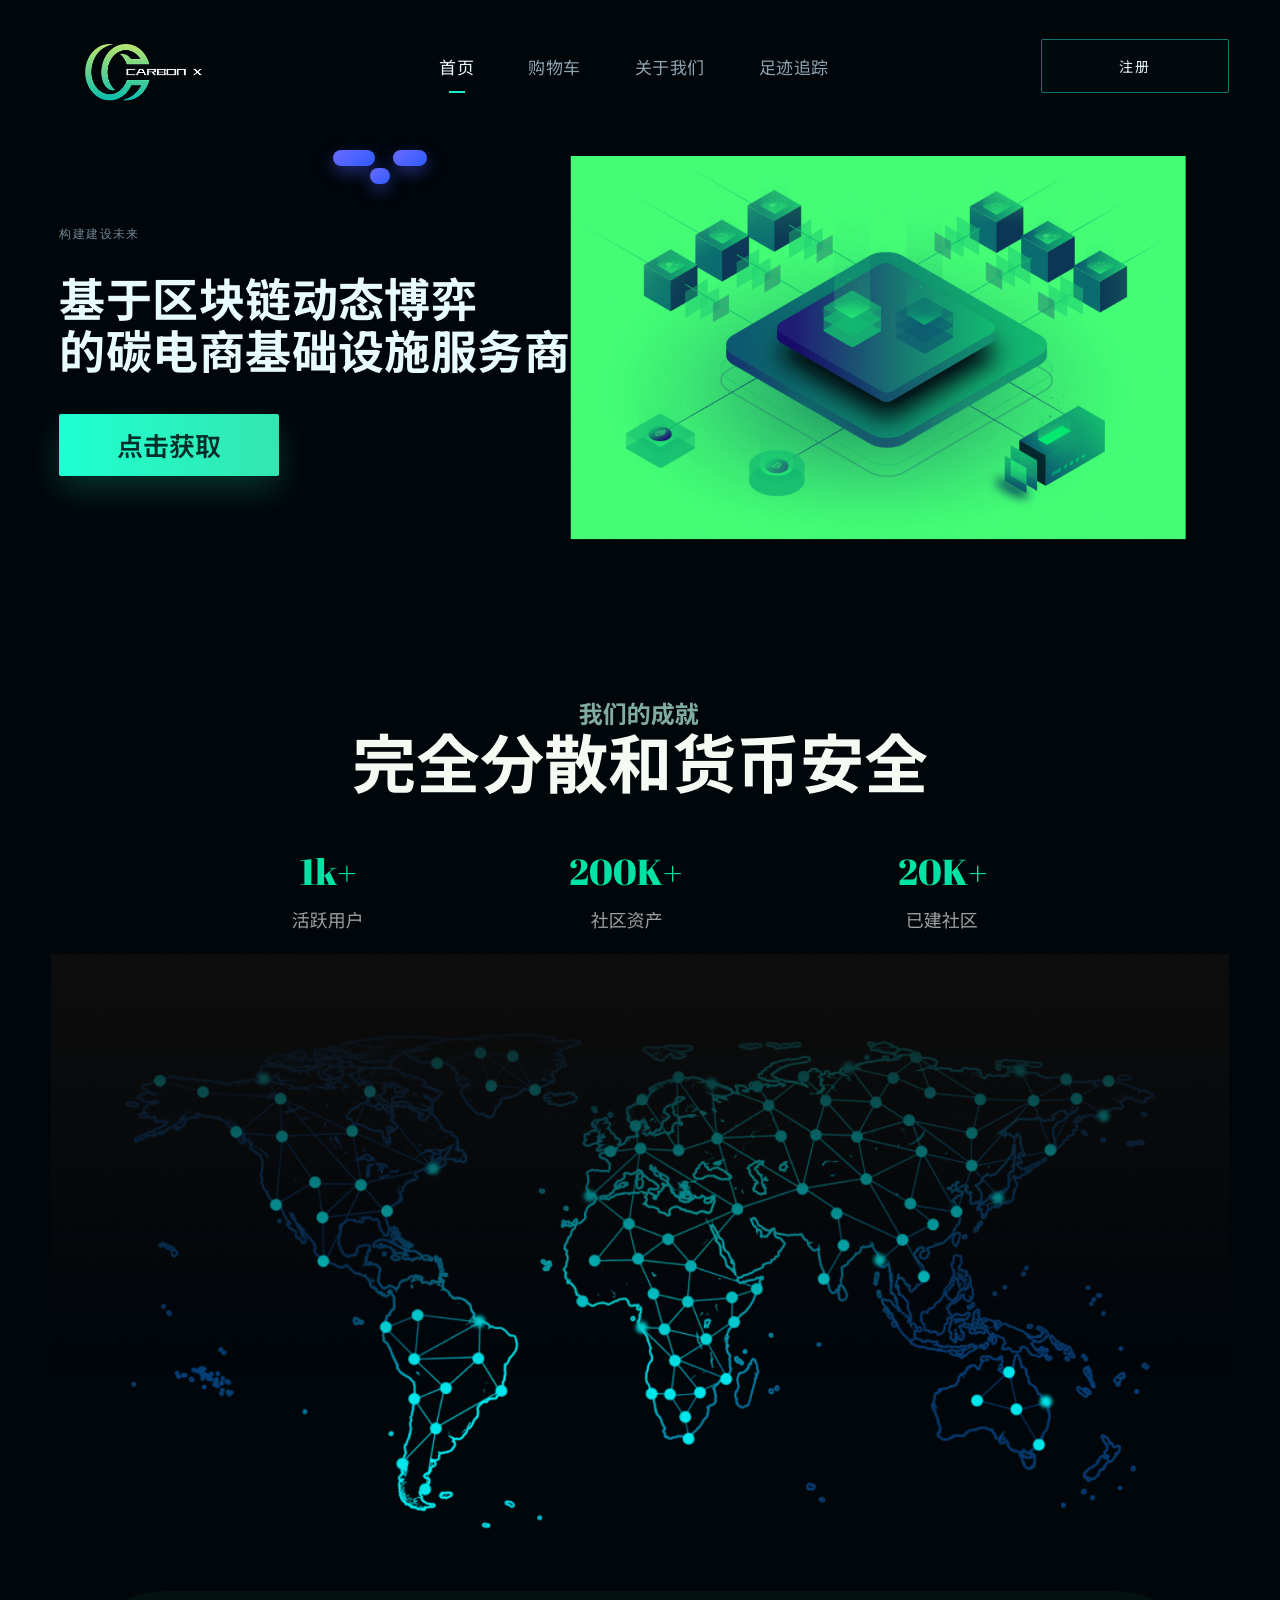
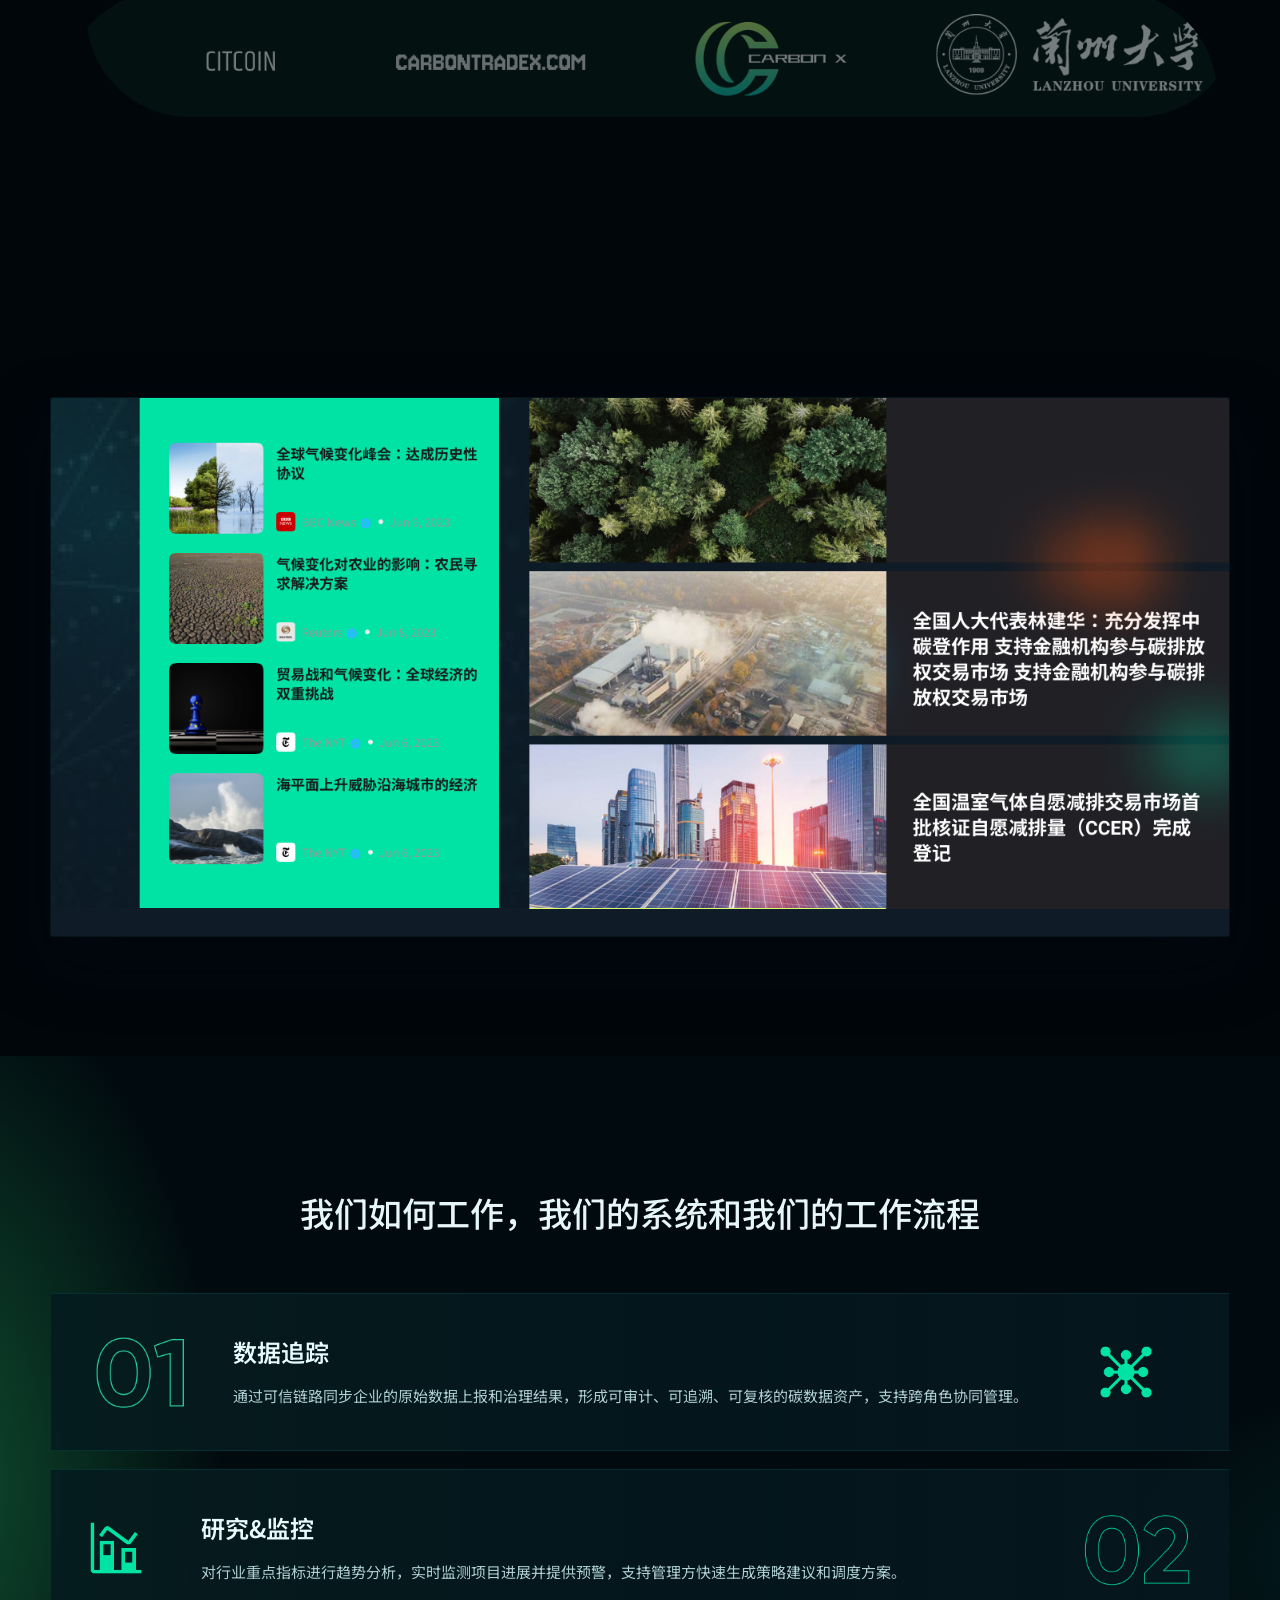
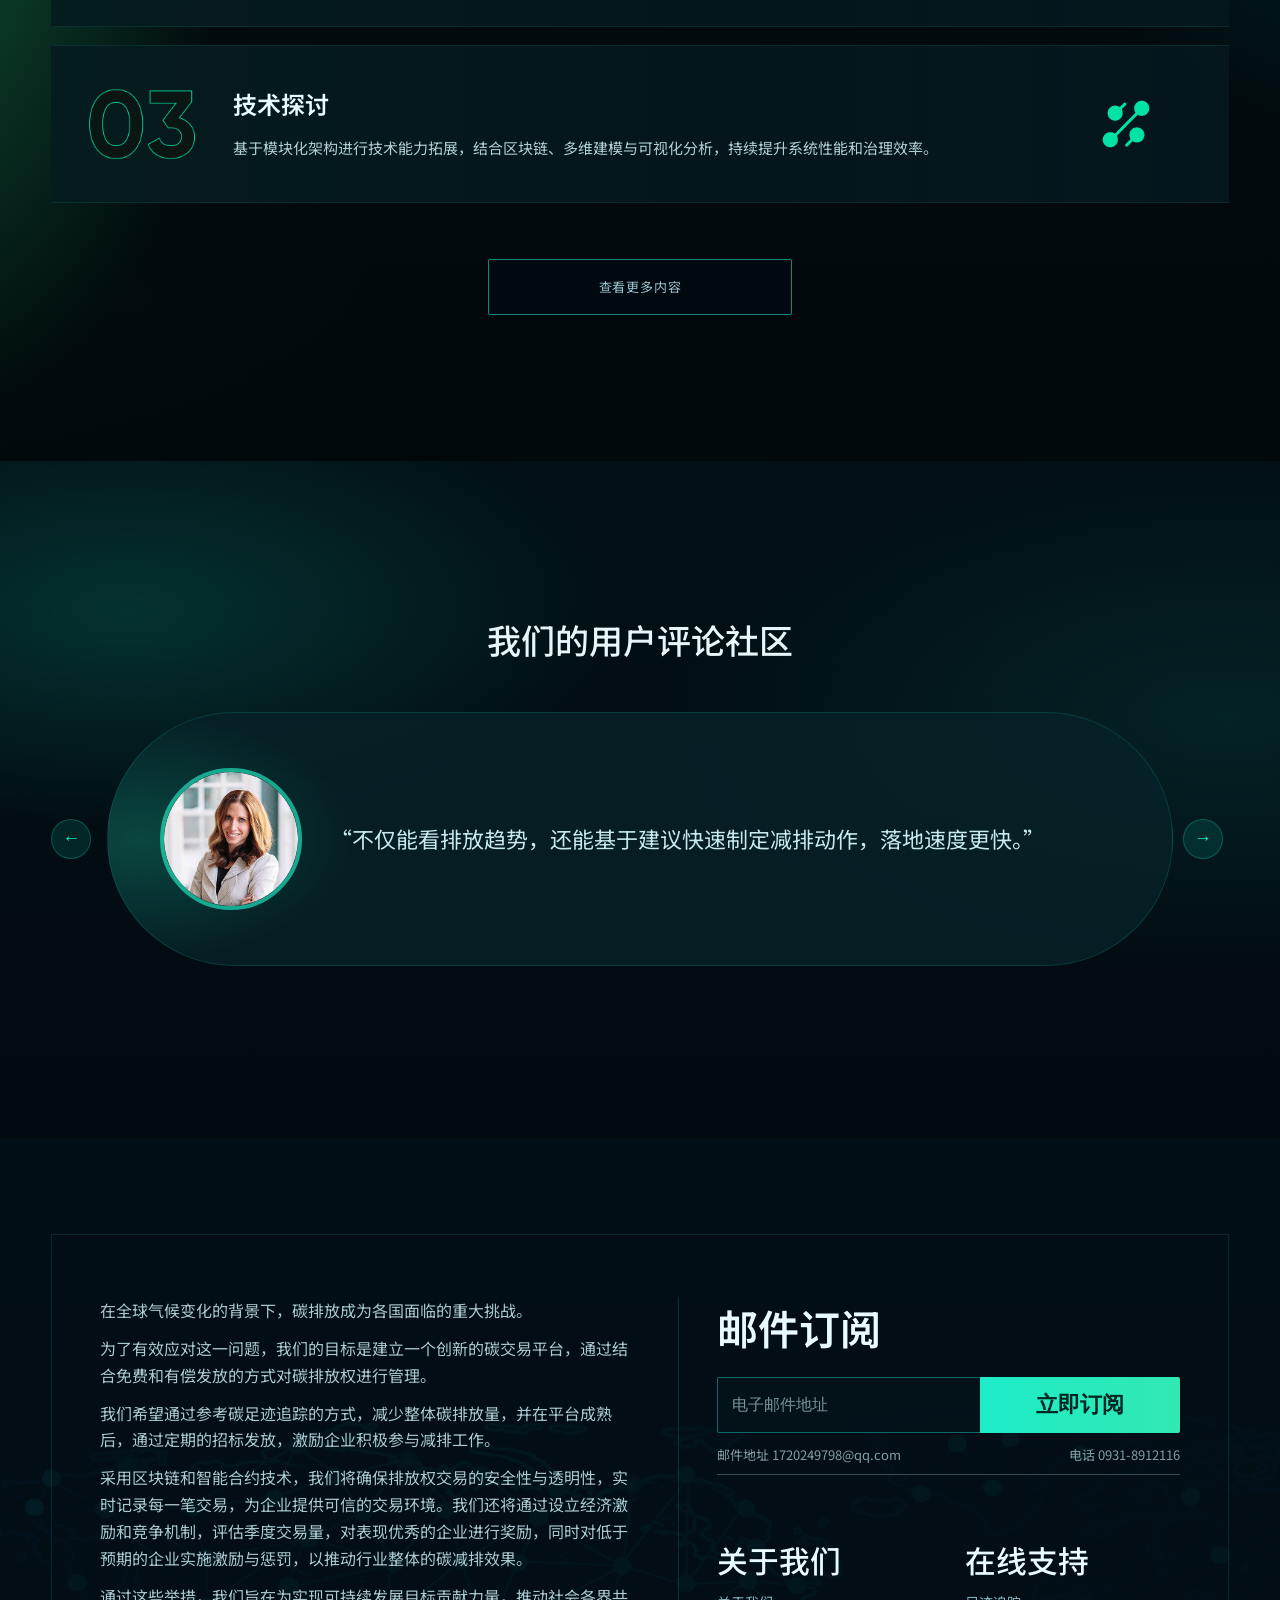
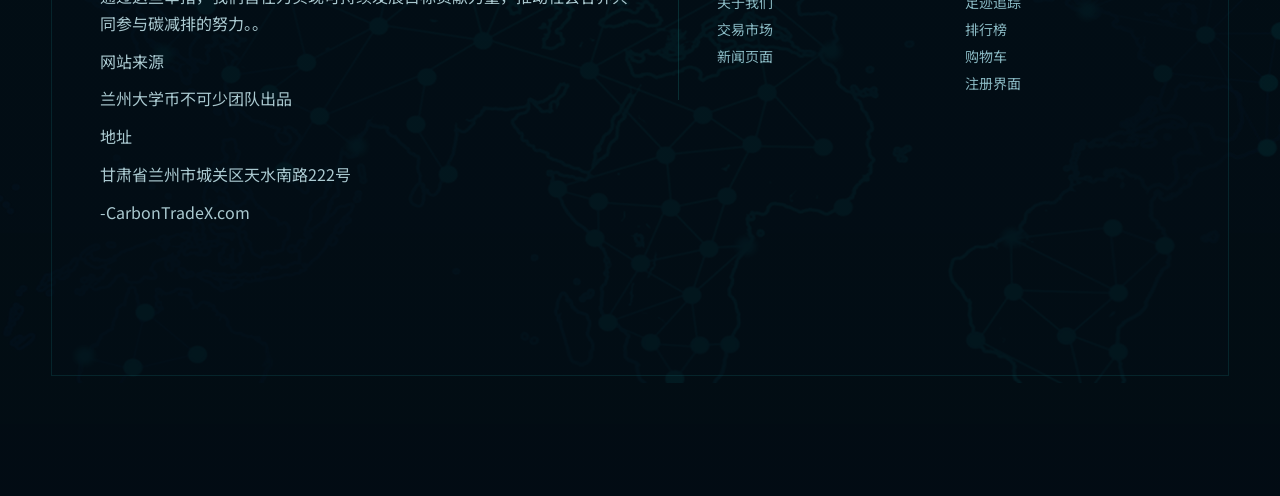
<file: index.html>
<!doctype html>
<html lang="zh-CN">
  <head>
    <meta charset="UTF-8" />
    <meta name="viewport" content="width=device-width, initial-scale=1.0" />
    <title>CARBON X - 首页</title>
    <link rel="preconnect" href="https://fonts.googleapis.com" />
    <link rel="preconnect" href="https://fonts.gstatic.com" crossorigin />
    <link
      href="https://fonts.googleapis.com/css2?family=Noto+Sans+SC:wght@400;500;600;700&family=Orbitron:wght@500;700;800&display=swap"
      rel="stylesheet"
    />
    <link rel="stylesheet" href="assets/styles/site.css" />
    <link rel="stylesheet" href="assets/styles/home.css" />
  </head>
  <body data-page="home" class="home-page">
    <header class="top-nav home-nav">
      <div class="container nav-inner home-nav-inner">
        <a class="brand home-brand" href="index.html" aria-label="Carbon X">
          <img src="assets/images/home/logo-carbonx.png" alt="Carbon X" />
        </a>
        <button class="menu-btn" type="button" aria-label="菜单">
          <span></span><span></span><span></span>
        </button>
        <nav class="main-nav home-main-nav">
          <a data-nav="home" href="index.html">首页</a>
          <a data-nav="news" href="cart.html">购物车</a>
          <a data-nav="partners" href="partners.html">关于我们</a>
          <a data-nav="dashboard" href="dashboard.html">足迹追踪</a>
        </nav>
        <a class="home-register-btn" href="contact.html">注册</a>
      </div>
    </header>

    <main class="layout home-layout">
      <section class="section home-hero-section">
        <div class="container home-hero-grid fade-in">
          <div class="home-hero-accent" aria-hidden="true">
            <span class="pill pill-a"></span>
            <span class="pill pill-b"></span>
            <span class="pill pill-c"></span>
          </div>
          <div class="home-hero-copy">
            <p class="eyebrow home-eyebrow">构建建设未来</p>
            <h1 class="home-title">
              <span class="home-title-line">基于区块链动态博弈</span>
              <span class="home-title-line">的碳电商基础设施服务商</span>
            </h1>
            <a class="home-cta-btn" href="platform.html">点击获取</a>
          </div>
          <div class="home-hero-visual">
            <img src="assets/images/home/hero-chip.png" alt="芯片网络示意图" />
          </div>
        </div>
      </section>

      <section class="section home-map-section">
        <div class="container">
          <div class="home-achievement-banner fade-in">
            <img src="assets/images/home/achievements.png" alt="我们的成就" />
          </div>
          <div class="home-map-panel fade-in">
            <img src="assets/images/home/map-main.png" alt="全球节点分布地图" />
          </div>
          <div class="home-partner-strip fade-in">
            <img src="assets/images/home/partners-strip.png" alt="合作伙伴" />
          </div>
        </div>
      </section>

      <section class="section home-news-section">
        <div class="container">
          <div class="home-news-full fade-in">
            <img src="assets/images/home/news-focus.png" alt="新闻要点完整版" />
          </div>
        </div>
      </section>

      <section class="section home-workflow-section">
        <div class="container">
          <h2 class="home-workflow-title fade-in">我们如何工作，我们的系统和我们的工作流程</h2>
          <div class="home-workflow-list">
            <article class="home-work-item fade-in">
              <img class="work-num" src="assets/images/home/num-01.png" alt="01" />
              <div class="work-copy">
                <h3>数据追踪</h3>
                <p>
                  通过可信链路同步企业的原始数据上报和治理结果，形成可审计、可追溯、可复核的碳数据资产，支持跨角色协同管理。
                </p>
              </div>
              <img class="work-icon" src="assets/images/home/icon-network.png" alt="数据追踪图标" />
            </article>

            <article class="home-work-item reverse fade-in">
              <img class="work-icon" src="assets/images/home/icon-analytics.png" alt="研究监控图标" />
              <div class="work-copy">
                <h3>研究&监控</h3>
                <p>
                  对行业重点指标进行趋势分析，实时监测项目进展并提供预警，支持管理方快速生成策略建议和调度方案。
                </p>
              </div>
              <img class="work-num" src="assets/images/home/num-02.png" alt="02" />
            </article>

            <article class="home-work-item fade-in">
              <img class="work-num" src="assets/images/home/num-03.png" alt="03" />
              <div class="work-copy">
                <h3>技术探讨</h3>
                <p>
                  基于模块化架构进行技术能力拓展，结合区块链、多维建模与可视化分析，持续提升系统性能和治理效率。
                </p>
              </div>
              <img class="work-icon" src="assets/images/home/icon-flow.png" alt="技术探讨图标" />
            </article>
          </div>
          <div class="home-center-action fade-in">
            <a class="home-outline-btn" href="platform.html">查看更多内容</a>
          </div>
        </div>
      </section>

      <section class="section home-testimonial-section">
        <div class="container">
          <h2 class="home-workflow-title home-comment-title fade-in">我们的用户评论社区</h2>
          <div class="home-testimonial-shell fade-in" id="homeTestimonial">
            <button class="quote-nav home-arrow" id="homeQuotePrev" type="button" aria-label="上一条">←</button>
            <div class="home-testimonial-card">
              <img class="home-quote-avatar" src="assets/images/home/avatar-user.png" alt="用户头像" />
              <div class="home-quote-content">
                <p class="home-quote-text" id="homeQuoteText"></p>
              </div>
            </div>
            <button class="quote-nav home-arrow" id="homeQuoteNext" type="button" aria-label="下一条">→</button>
          </div>
        </div>
      </section>
    </main>

    <section class="home-subscribe-section">
      <div class="container home-subscribe-wrap">
        <div class="home-subscribe-left">
          <p>在全球气候变化的背景下，碳排放成为各国面临的重大挑战。</p>
          <p>为了有效应对这一问题，我们的目标是建立一个创新的碳交易平台，通过结合免费和有偿发放的方式对碳排放权进行管理。</p>
          <p>我们希望通过参考碳足迹追踪的方式，减少整体碳排放量，并在平台成熟后，通过定期的招标发放，激励企业积极参与减排工作。</p>
          <p>
            采用区块链和智能合约技术，我们将确保排放权交易的安全性与透明性，实时记录每一笔交易，为企业提供可信的交易环境。我们还将通过设立经济激励和竞争机制，评估季度交易量，对表现优秀的企业进行奖励，同时对低于预期的企业实施激励与惩罚，以推动行业整体的碳减排效果。
          </p>
          <p>通过这些举措，我们旨在为实现可持续发展目标贡献力量，推动社会各界共同参与碳减排的努力。。</p>
          <p class="home-source-line home-source-start">网站来源</p>
          <p class="home-source-line">兰州大学币不可少团队出品</p>
          <p class="home-source-line">地址</p>
          <p class="home-source-line">甘肃省兰州市城关区天水南路222号</p>
          <p class="home-source-line">-CarbonTradeX.com</p>
        </div>

        <div class="home-subscribe-right">
          <h3>邮件订阅</h3>
          <form class="home-subscribe-form" id="homeSubscribeForm" action="javascript:void(0)">
            <input id="homeSubscribeEmail" type="email" placeholder="电子邮件地址" />
            <button type="submit">立即订阅</button>
          </form>
          <div class="home-subscribe-inline">
            <span>邮件地址 1720249798@qq.com</span>
            <span>电话 0931-8912116</span>
          </div>
          <p class="home-subscribe-status" id="homeSubscribeStatus" aria-live="polite"></p>

          <div class="home-footer-links">
            <div>
              <h4>关于我们</h4>
              <a href="partners.html">关于我们</a>
              <a href="platform.html">交易市场</a>
              <a href="news.html">新闻页面</a>
            </div>
            <div>
              <h4>在线支持</h4>
              <a href="dashboard.html">足迹追踪</a>
              <a href="cases.html">排行榜</a>
              <a href="cart.html">购物车</a>
              <a href="contact.html">注册界面</a>
            </div>
          </div>
        </div>
      </div>
    </section>

    <script src="assets/scripts/site.js"></script>
    <script src="assets/scripts/home.js"></script>
  </body>
</html>
</file>
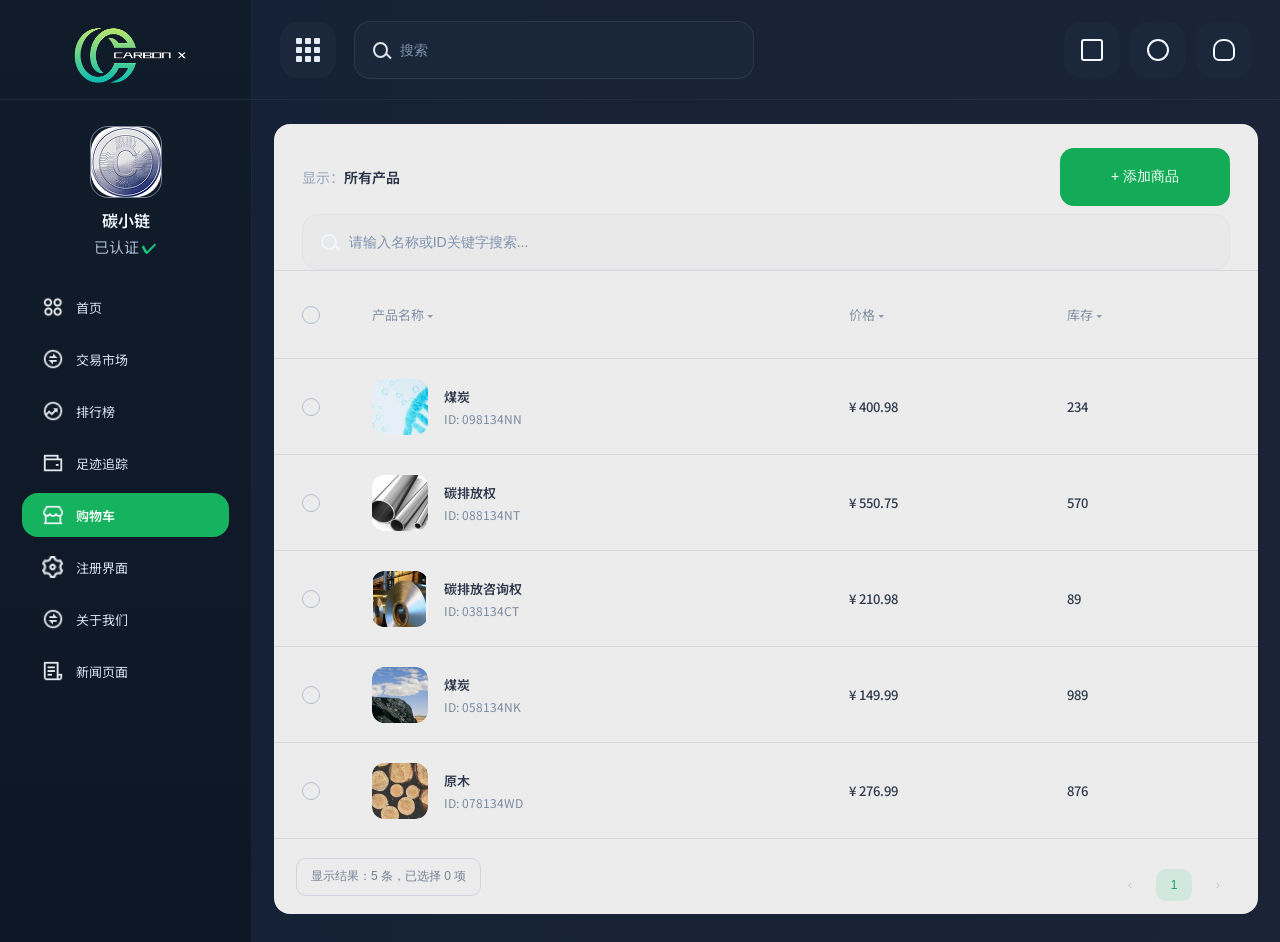
<file: cart.html>
﻿<!doctype html>
<html lang="zh-CN">
  <head>
    <meta charset="UTF-8" />
    <meta name="viewport" content="width=device-width, initial-scale=1.0" />
    <title>Carbon X - 购物车</title>
    <link rel="preconnect" href="https://fonts.googleapis.com" />
    <link rel="preconnect" href="https://fonts.gstatic.com" crossorigin />
    <link
      href="https://fonts.googleapis.com/css2?family=Noto+Sans+SC:wght@400;500;600;700&family=Orbitron:wght@500;700&display=swap"
      rel="stylesheet"
    />
    <link rel="stylesheet" href="assets/styles/site.css" />
    <link rel="stylesheet" href="assets/styles/cart.css" />
  </head>
  <body class="cart-page" data-page="cart">
    <div class="cart-layout">
      <aside class="cart-sidebar">
        <div class="cart-logo-wrap">
          <a href="index.html" class="cart-logo-link">
            <img src="assets/images/home/logo-carbonx.png" alt="Carbon X" />
          </a>
        </div>

        <div class="cart-profile">
          <img src="assets/images/cart/avatar.png" alt="头像" />
          <h2>碳小链</h2>
          <p>已认证 <span>✔</span></p>
        </div>

        <nav class="cart-menu">
          <a href="index.html"><img class="menu-icon-img" src="assets/images/rank/icon-home.png" alt="" />首页</a>
          <a href="platform.html"><img class="menu-icon-img" src="assets/images/rank/icon-market.png" alt="" />交易市场</a>
          <a href="cases.html"><img class="menu-icon-img" src="assets/images/rank/icon-rank.png" alt="" />排行榜</a>
          <a href="dashboard.html"><img class="menu-icon-img" src="assets/images/rank/icon-track.png" alt="" />足迹追踪</a>
          <a class="active" href="cart.html"><img class="menu-icon-img" src="assets/images/rank/icon-cart.png" alt="" />购物车</a>
          <a href="contact.html"><img class="menu-icon-img" src="assets/images/rank/icon-setting.png" alt="" />注册界面</a>
          <a href="partners.html"><img class="menu-icon-img" src="assets/images/rank/icon-market.png" alt="" />关于我们</a>
          <a href="news.html"><img class="menu-icon-img" src="assets/images/rank/icon-news.png" alt="" />新闻页面</a>
        </nav>
      </aside>

      <main class="cart-main">
        <header class="cart-toolbar">
          <button class="square-btn menu-grid-btn" type="button" aria-label="快捷菜单">
            <span class="dot-grid" aria-hidden="true">
              <span></span><span></span><span></span>
              <span></span><span></span><span></span>
              <span></span><span></span><span></span>
            </span>
          </button>

          <label class="toolbar-search">
            <span class="search-lens"></span>
            <input id="toolbarSearchInput" type="search" placeholder="搜索" />
          </label>

          <div class="toolbar-actions">
            <button class="square-btn" type="button" aria-label="购物袋"><span class="bag-icon"></span></button>
            <button class="square-btn" type="button" aria-label="设置"><span class="gear-icon"></span></button>
            <button class="square-btn" type="button" aria-label="通知">
              <span class="bell-icon"></span>
            </button>
          </div>
        </header>

        <section class="cart-card">
          <div class="card-top">
            <p>显示：<strong id="catalogTitle">所有产品</strong></p>
            <button id="addProductBtn" class="add-btn" type="button">+ 添加商品</button>
          </div>

          <label class="card-search">
            <span class="search-lens"></span>
            <input id="cardSearchInput" type="search" placeholder="请输入名称或ID关键字搜索..." />
          </label>

          <div class="table-head">
            <span class="check-col"></span>
            <span>产品名称 ▾</span>
            <span>价格 ▾</span>
            <span>库存 ▾</span>
          </div>

          <div id="productRows" class="table-body"></div>

          <div class="card-bottom">
            <button id="resultsSummary" class="results-btn" type="button">显示结果：0 条</button>
            <div class="pager" aria-label="分页">
              <button id="pagerPrev" type="button" aria-label="上一页">‹</button>
              <div id="pagerPages" class="pager-pages"></div>
              <button id="pagerNext" type="button" aria-label="下一页">›</button>
            </div>
          </div>
        </section>
      </main>
    </div>

    <div id="addModal" class="cart-modal" hidden>
      <div class="cart-modal-backdrop" data-close-modal></div>
      <section class="cart-modal-dialog" role="dialog" aria-modal="true" aria-labelledby="addModalTitle">
        <header class="cart-modal-head">
          <h3 id="addModalTitle">添加商品</h3>
          <button id="closeModalBtn" type="button" class="modal-close" aria-label="关闭">×</button>
        </header>
        <form id="addProductForm" class="cart-modal-form">
          <label>
            产品名称
            <input name="name" type="text" maxlength="24" required />
          </label>
          <label>
            产品编号
            <input name="id" type="text" maxlength="24" required />
          </label>
          <label>
            价格
            <input name="price" type="number" min="0" step="0.01" required />
          </label>
          <label>
            库存
            <input name="stock" type="number" min="0" step="1" required />
          </label>
          <label>
            图片
            <input name="image" type="text" list="productImageList" placeholder="assets/images/cart/coal-a.png" />
          </label>
          <datalist id="productImageList">
            <option value="assets/images/cart/coal-a.png"></option>
            <option value="assets/images/cart/coal-b.png"></option>
            <option value="assets/images/cart/carbon-rights.png"></option>
            <option value="assets/images/cart/consult-rights.png"></option>
            <option value="assets/images/cart/timber.png"></option>
          </datalist>
          <div class="cart-modal-actions">
            <button type="button" id="cancelModalBtn" class="modal-cancel">取消</button>
            <button type="submit" class="modal-submit">确认添加</button>
          </div>
        </form>
      </section>
    </div>

    <script src="assets/scripts/cart.js"></script>
  </body>
</html>
</file>
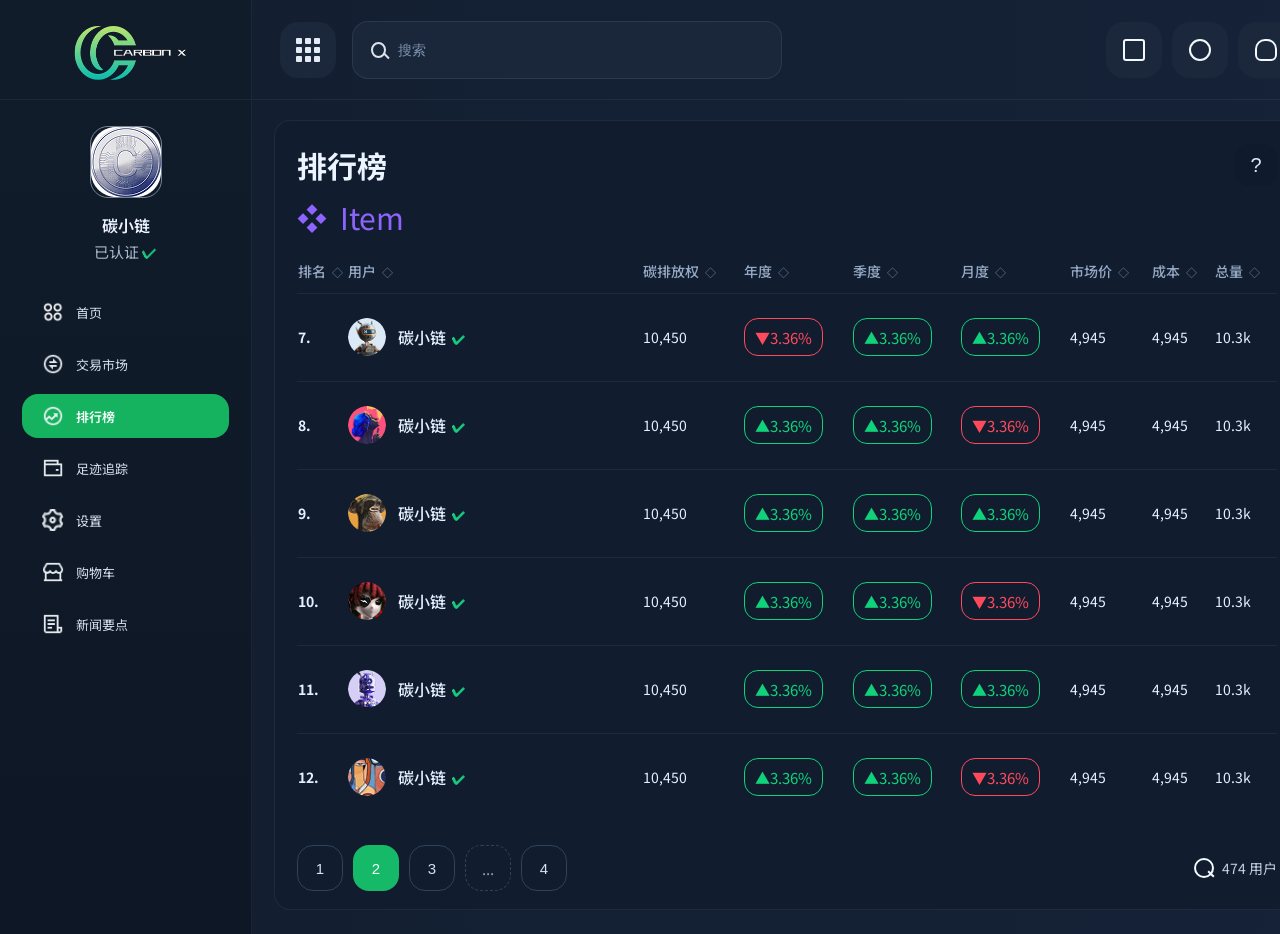
<file: cases.html>
﻿<!doctype html>
<html lang="zh-CN">
  <head>
    <meta charset="UTF-8" />
    <meta name="viewport" content="width=device-width, initial-scale=1.0" />
    <title>Carbon X - 排行榜</title>
    <link rel="preconnect" href="https://fonts.googleapis.com" />
    <link rel="preconnect" href="https://fonts.gstatic.com" crossorigin />
    <link
      href="https://fonts.googleapis.com/css2?family=Manrope:wght@400;500;600;700;800&family=Noto+Sans+SC:wght@400;500;600;700;800&display=swap"
      rel="stylesheet"
    />
    <link rel="stylesheet" href="assets/styles/cases.css" />
  </head>
  <body class="rank-page">
    <div class="rank-layout">
      <aside class="rank-sidebar">
        <div class="rank-logo-wrap">
          <a href="index.html" class="rank-logo-link" aria-label="Carbon X 首页">
            <img src="assets/images/home/logo-carbonx.png" alt="Carbon X" />
          </a>
        </div>

        <div class="rank-profile">
          <img src="assets/images/cart/avatar.png" alt="碳小链" />
          <h2>碳小链</h2>
          <p>已认证 <span>✔</span></p>
        </div>

        <nav class="rank-menu">
          <a href="index.html"><img class="menu-icon-img" src="assets/images/rank/icon-home.png" alt="" />首页</a>
          <a href="platform.html"><img class="menu-icon-img" src="assets/images/rank/icon-market.png" alt="" />交易市场</a>
          <a class="active" href="cases.html"><img class="menu-icon-img" src="assets/images/rank/icon-rank.png" alt="" />排行榜</a>
          <a href="dashboard.html"><img class="menu-icon-img" src="assets/images/rank/icon-track.png" alt="" />足迹追踪</a>
          <a href="contact.html"><img class="menu-icon-img" src="assets/images/rank/icon-setting.png" alt="" />设置</a>
          <a href="cart.html"><img class="menu-icon-img" src="assets/images/rank/icon-cart.png" alt="" />购物车</a>
          <a href="news.html"><img class="menu-icon-img" src="assets/images/rank/icon-news.png" alt="" />新闻要点</a>
        </nav>
      </aside>

      <div class="rank-main-wrap">
        <header class="rank-topbar">
          <div class="topbar-left">
            <a class="square-btn menu-grid-btn" href="index.html" aria-label="返回首页">
              <span class="dot-grid" aria-hidden="true">
                <span></span><span></span><span></span>
                <span></span><span></span><span></span>
                <span></span><span></span><span></span>
              </span>
            </a>

            <label class="toolbar-search">
              <span class="search-lens"></span>
              <input id="rankSearchInput" type="search" placeholder="搜索" />
            </label>
          </div>

          <div class="topbar-actions">
            <button class="square-btn" type="button" data-route="cart.html" aria-label="购物车"><span class="bag-icon"></span></button>
            <button class="square-btn" type="button" data-route="contact.html" aria-label="设置"><span class="gear-icon"></span></button>
            <button class="square-btn" type="button" data-route="news.html" aria-label="通知"><span class="bell-icon"></span></button>
          </div>
        </header>

        <main class="rank-body">
          <section class="rank-card">
            <div class="rank-card-head">
              <h1>排行榜</h1>
              <button class="help-btn" type="button" aria-label="帮助">?</button>
            </div>

            <p class="rank-item-tag"><span>❖</span> Item</p>

            <div class="rank-table-wrap">
              <table class="rank-table">
                <thead>
                  <tr>
                    <th data-sort="rank">排名</th>
                    <th data-sort="user">用户</th>
                    <th data-sort="asset">碳排放权</th>
                    <th data-sort="year">年度</th>
                    <th data-sort="quarter">季度</th>
                    <th data-sort="month">月度</th>
                    <th data-sort="market">市场价</th>
                    <th data-sort="cost">成本</th>
                    <th data-sort="total">总量</th>
                  </tr>
                </thead>
                <tbody id="rankTableBody"></tbody>
              </table>
            </div>

            <div class="rank-foot">
              <div id="rankPager" class="rank-pager"></div>
              <p class="online-users"><span class="online-mark"></span>474 用户</p>
            </div>
          </section>

          <p id="rankEmpty" class="rank-empty" hidden>没有搜索到匹配用户，请更换关键词。</p>
        </main>
      </div>
    </div>

    <script src="assets/scripts/cases.js"></script>
  </body>
</html>
</file>
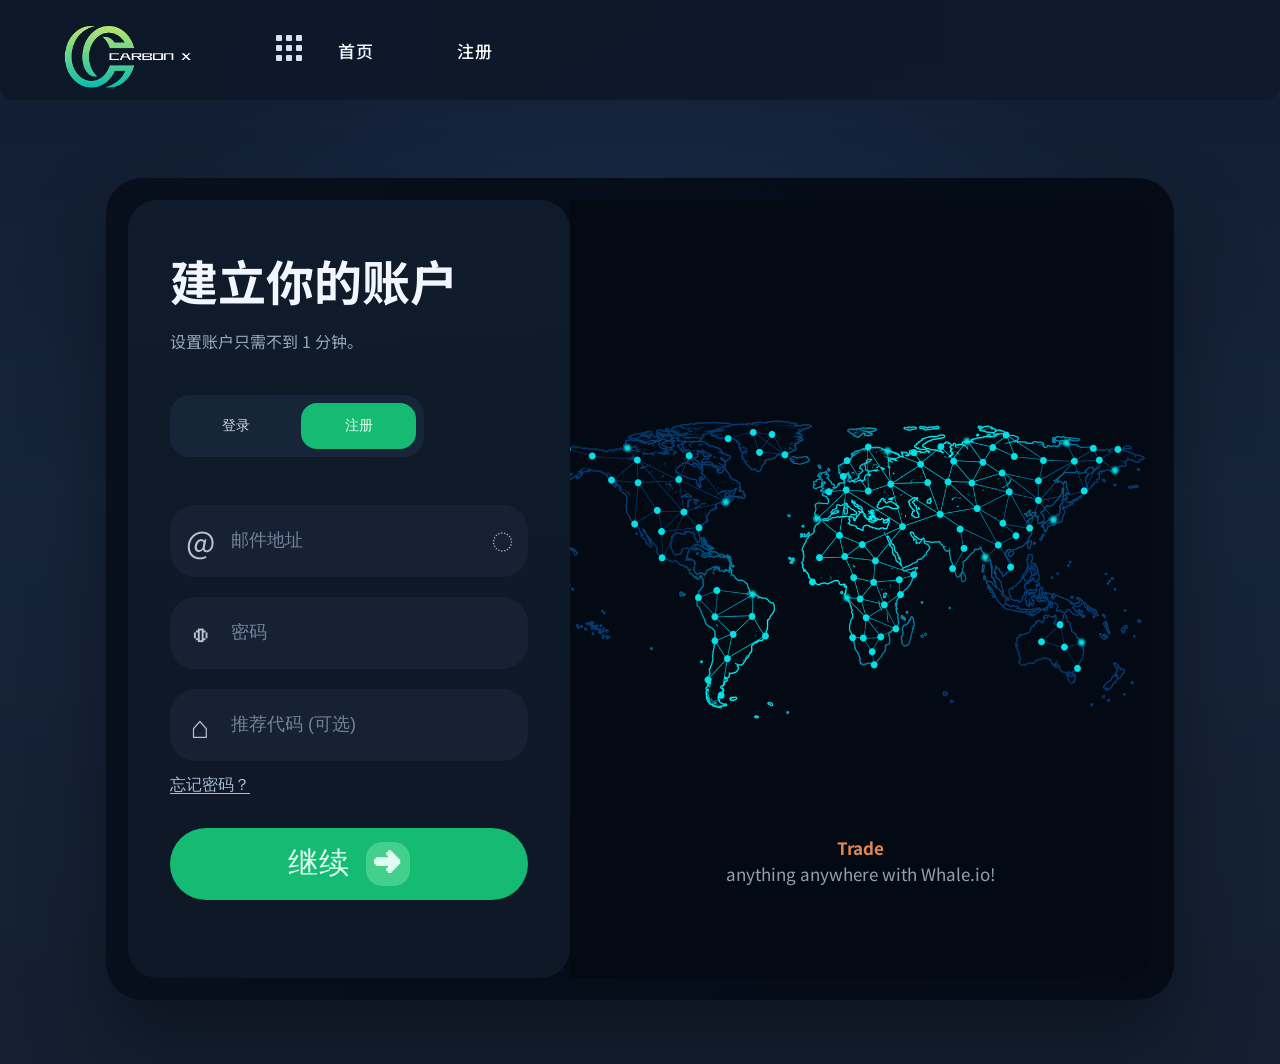
<file: contact.html>
<!doctype html>
<html lang="zh-CN">
  <head>
    <meta charset="UTF-8" />
    <meta name="viewport" content="width=device-width, initial-scale=1.0" />
    <title>Carbon X - 注册</title>
    <link rel="preconnect" href="https://fonts.googleapis.com" />
    <link rel="preconnect" href="https://fonts.gstatic.com" crossorigin />
    <link
      href="https://fonts.googleapis.com/css2?family=Noto+Sans+SC:wght@400;500;600;700;800&display=swap"
      rel="stylesheet"
    />
    <link rel="stylesheet" href="assets/styles/contact.css" />
  </head>
  <body class="auth-page">
    <header class="auth-header">
      <div class="auth-header-inner">
        <a class="auth-logo" href="index.html" aria-label="Carbon X 首页">
          <img src="assets/images/home/logo-carbonx.png" alt="Carbon X" />
        </a>

        <button class="auth-grid-btn" type="button" aria-label="快捷菜单">
          <span></span><span></span><span></span>
          <span></span><span></span><span></span>
          <span></span><span></span><span></span>
        </button>

        <nav class="auth-top-nav">
          <a href="index.html">首页</a>
          <a class="active" href="contact.html">注册</a>
        </nav>
      </div>
    </header>

    <main class="auth-main">
      <section class="auth-shell">
        <div class="auth-left">
          <article class="auth-step" data-step="auth">
            <h1 id="authTitle">建立你的账户</h1>
            <p id="authSubtitle">设置账户只需不到 1 分钟。</p>

            <div class="auth-toggle">
              <button id="tabLogin" type="button">登录</button>
              <button id="tabSignup" type="button" class="active">注册</button>
            </div>

            <form id="authForm" class="auth-form" novalidate>
              <label class="auth-input">
                <span class="icon-left">@</span>
                <input id="authEmail" name="email" type="email" placeholder="邮件地址" autocomplete="email" />
                <span class="icon-right">◌</span>
              </label>

              <label class="auth-input">
                <span class="icon-left">◍</span>
                <input id="authPassword" name="password" type="password" placeholder="密码" autocomplete="current-password" />
              </label>

              <label class="auth-input">
                <span class="icon-left">⌂</span>
                <input id="authInvite" name="invite" type="text" placeholder="推荐代码 (可选)" />
              </label>

              <button id="forgotBtn" class="auth-link-btn forgot-entry" type="button">忘记密码？</button>

              <button class="auth-submit" type="submit">
                <span>继续</span>
                <em>➜</em>
              </button>
            </form>
          </article>

          <article class="auth-step hidden" data-step="forgot">
            <h1>忘记密码？</h1>
            <p>在下面输入您的电子邮件，您将收到一封包含密码重置链接的电子邮件。</p>

            <div class="auth-watch">
              <img src="assets/images/auth/watch-it.png" alt="找回密码插图" />
            </div>

            <form id="forgotForm" class="auth-form" novalidate>
              <label class="auth-input">
                <span class="icon-left">@</span>
                <input id="forgotEmail" type="email" placeholder="电子邮件地址" autocomplete="email" />
                <span class="icon-right">◌</span>
              </label>

              <button class="auth-submit" type="submit">
                <span>继续</span>
                <em>➜</em>
              </button>
            </form>

            <button id="backToAuthBtn" class="auth-link-btn back-btn" type="button">返回登录 / 注册</button>
          </article>

          <article class="auth-step hidden" data-step="method">
            <h1>让我们确认是你！</h1>
            <p>完成验证过程</p>

            <p class="auth-section-label">选择确认方式:</p>

            <div class="auth-toggle small">
              <button id="methodSystemBtn" type="button" class="active">系统</button>
              <button id="methodEmailBtn" type="button">邮箱</button>
            </div>

            <div class="auth-methods">
              <button class="method-card" type="button" data-channel="sms">
                <span class="radio-dot"></span>
                <span>
                  <strong>Get The code by (SMS) at :</strong>
                  <small>+1 202 ****015I</small>
                </span>
              </button>

              <button class="method-card active" type="button" data-channel="email">
                <span class="radio-dot"></span>
                <span>
                  <strong>Get the code by email at :</strong>
                  <small>Er****de@qq.com</small>
                </span>
              </button>
            </div>

            <button id="methodContinueBtn" class="auth-submit" type="button">
              <span>继续</span>
              <em>➜</em>
            </button>
          </article>

          <article class="auth-step hidden" data-step="code">
            <h1>电子邮件验证</h1>
            <p>请输入发送到您的电子邮件中的 4 位数验证码</p>

            <div class="code-meta">
              <strong>发送验证码：</strong>
              <span>example@mail.com</span>
            </div>

            <form id="codeForm" class="code-form" novalidate>
              <input class="code-input" type="text" inputmode="numeric" maxlength="1" />
              <input class="code-input" type="text" inputmode="numeric" maxlength="1" />
              <input class="code-input" type="text" inputmode="numeric" maxlength="1" />
              <input class="code-input" type="text" inputmode="numeric" maxlength="1" />

              <button class="auth-submit" type="submit">
                <span>继续</span>
                <em>➜</em>
              </button>
            </form>
          </article>

          <p id="authStatus" class="auth-status" aria-live="polite"></p>
        </div>

        <div class="auth-right">
          <img src="assets/images/auth/world-map.png" alt="全球网络地图" />
          <p id="authSceneText" class="auth-scene-text">
            <span class="scene-keyword">Trade</span><br />
            anything anywhere with Whale.io!
          </p>
        </div>
      </section>
    </main>

    <script src="assets/scripts/contact.js"></script>
  </body>
</html>
</file>
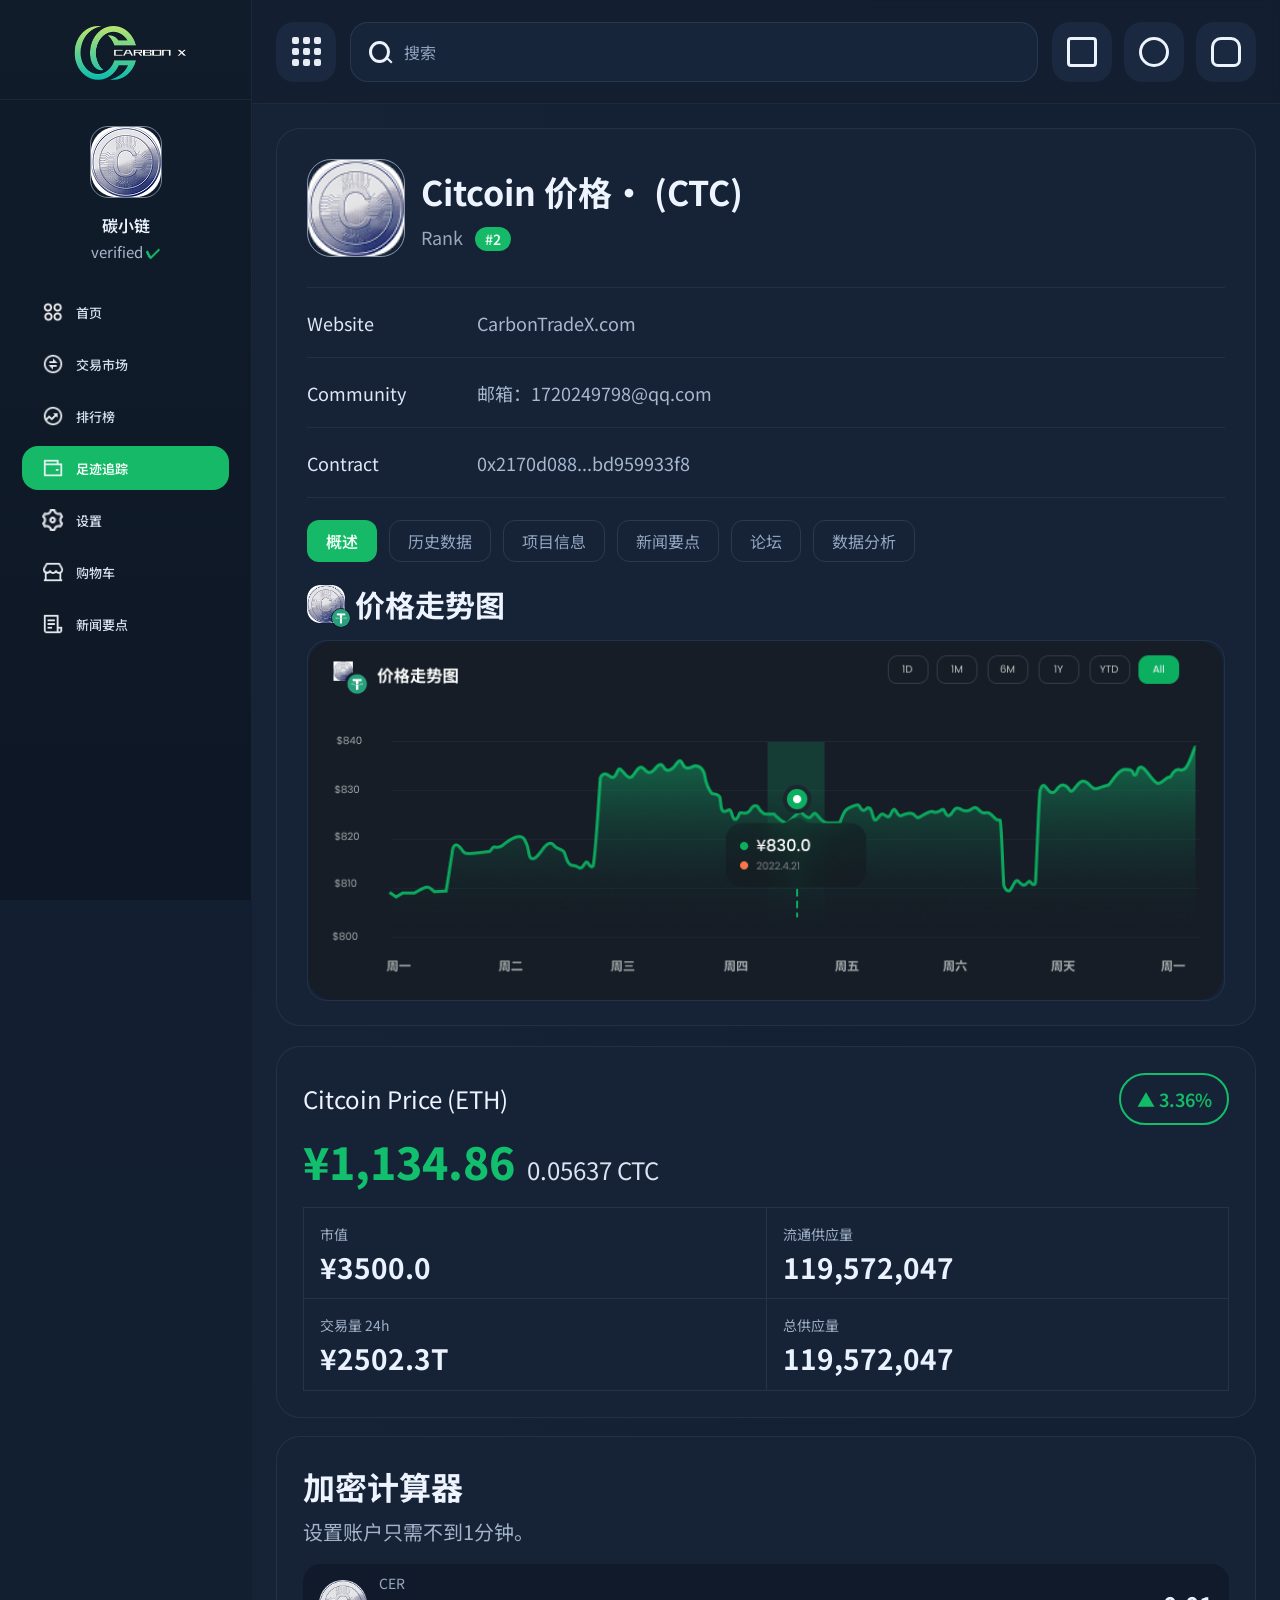
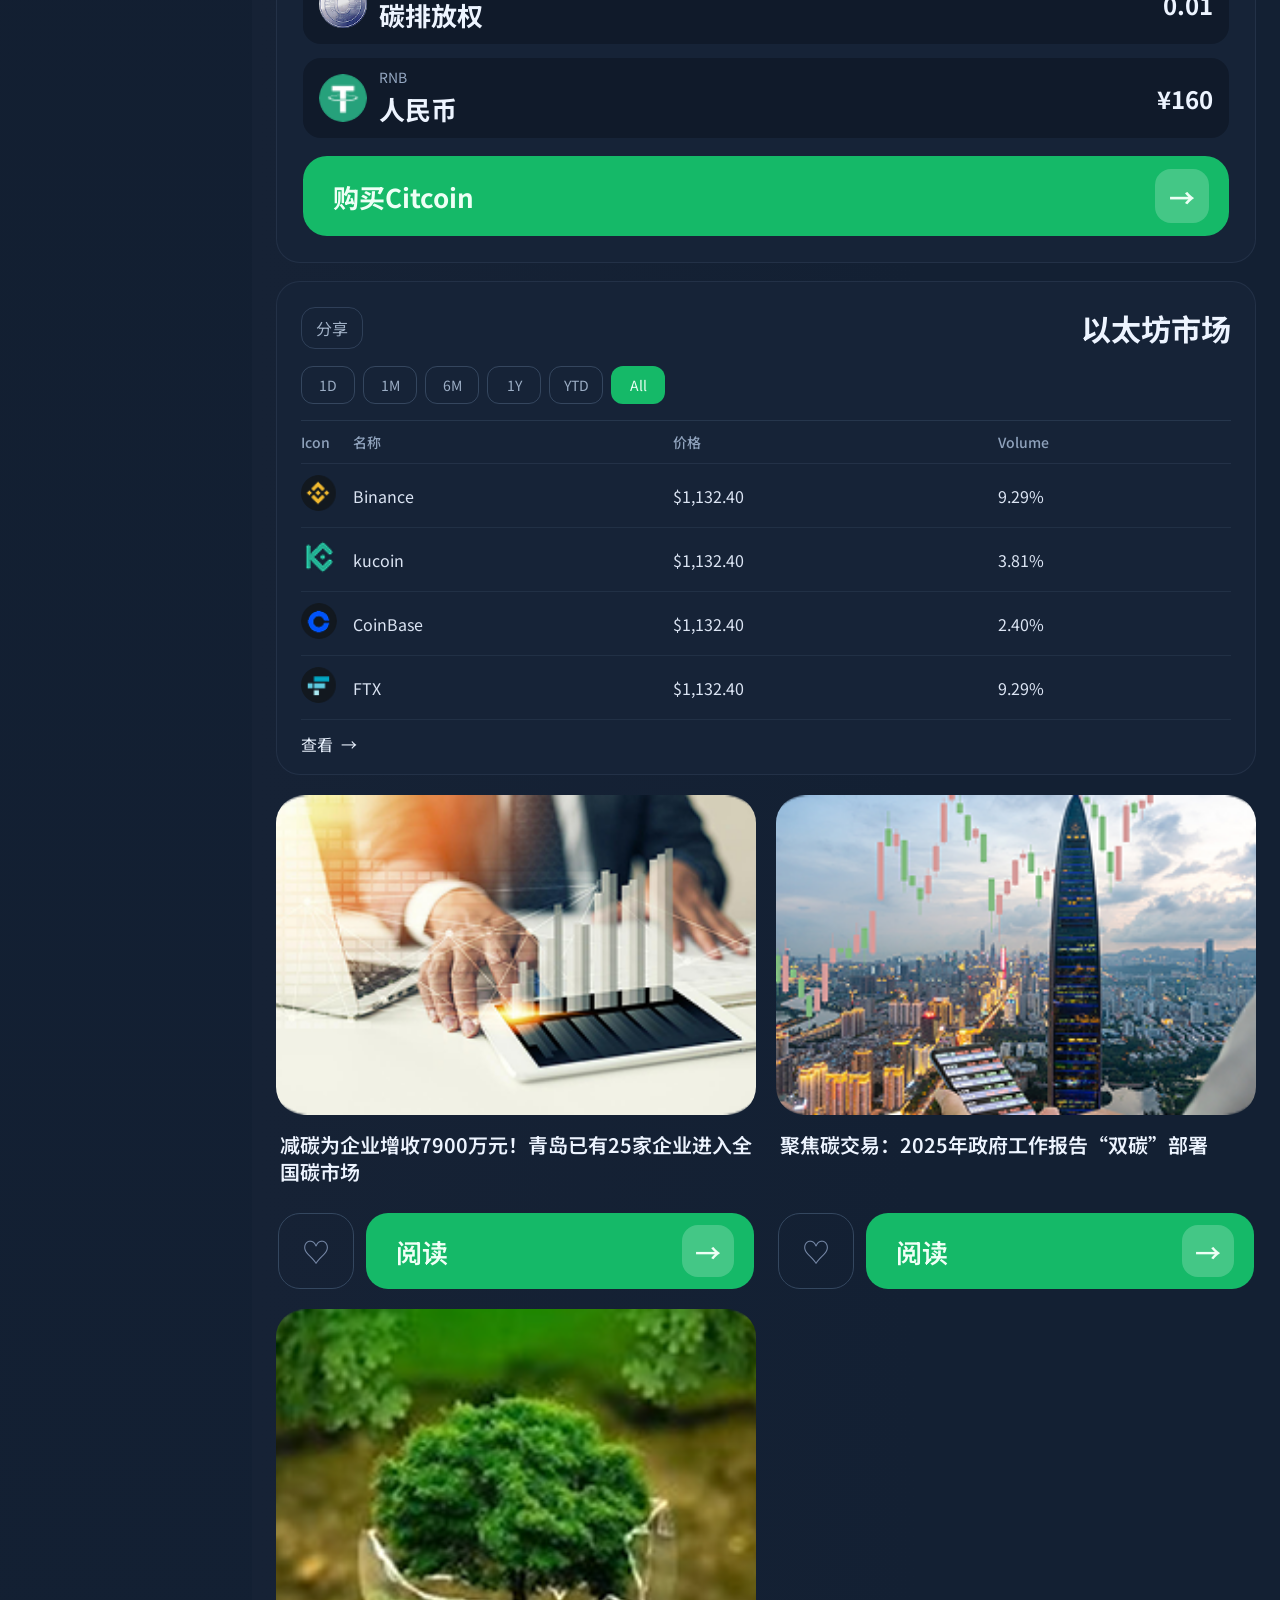
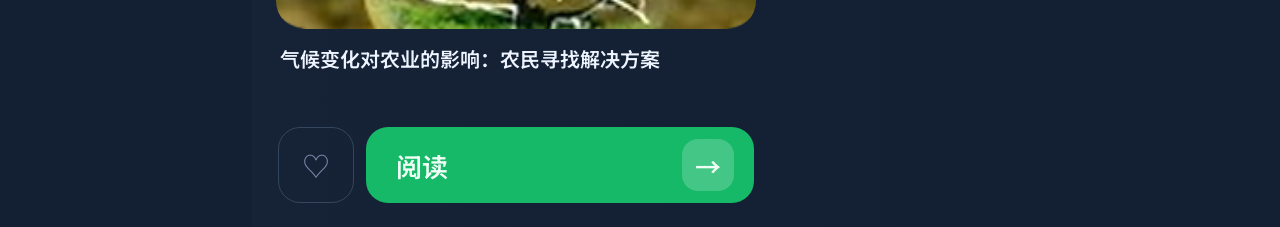
<file: dashboard.html>
﻿<!doctype html>
<html lang="zh-CN">
  <head>
    <meta charset="UTF-8" />
    <meta name="viewport" content="width=device-width, initial-scale=1.0" />
    <title>Carbon X - 足迹追踪</title>
    <link rel="preconnect" href="https://fonts.googleapis.com" />
    <link rel="preconnect" href="https://fonts.gstatic.com" crossorigin />
    <link
      href="https://fonts.googleapis.com/css2?family=Manrope:wght@400;500;600;700;800&family=Noto+Sans+SC:wght@400;500;600;700;800&display=swap"
      rel="stylesheet"
    />
    <link rel="stylesheet" href="assets/styles/dashboard.css" />
  </head>
  <body class="track-page">
    <div class="track-layout">
      <aside class="track-sidebar">
        <div class="sidebar-logo-wrap">
          <a class="sidebar-logo-link" href="index.html" aria-label="Carbon X 首页">
            <img src="assets/images/home/logo-carbonx.png" alt="Carbon X" />
          </a>
        </div>

        <div class="sidebar-profile">
          <img src="assets/images/cart/avatar.png" alt="碳小链" />
          <h2>碳小链</h2>
          <p>verified <span>✔</span></p>
        </div>

                <nav class="sidebar-nav">
          <a href="index.html"><img class="menu-icon-img" src="assets/images/rank/icon-home.png" alt="" />首页</a>
          <a href="platform.html"><img class="menu-icon-img" src="assets/images/rank/icon-market.png" alt="" />交易市场</a>
          <a href="cases.html"><img class="menu-icon-img" src="assets/images/rank/icon-rank.png" alt="" />排行榜</a>
          <a class="active" href="dashboard.html"><img class="menu-icon-img" src="assets/images/rank/icon-track.png" alt="" />足迹追踪</a>
          <a href="contact.html"><img class="menu-icon-img" src="assets/images/rank/icon-setting.png" alt="" />设置</a>
          <a href="cart.html"><img class="menu-icon-img" src="assets/images/rank/icon-cart.png" alt="" />购物车</a>
          <a href="news.html"><img class="menu-icon-img" src="assets/images/rank/icon-news.png" alt="" />新闻要点</a>
        </nav>
      </aside>

      <div class="track-main-wrap">
        <header class="track-topbar">
          <div class="topbar-left">
            <a class="toolbar-square grid-btn" href="index.html" aria-label="返回首页">
              <span></span><span></span><span></span>
              <span></span><span></span><span></span>
              <span></span><span></span><span></span>
            </a>

            <label class="top-search">
              <span class="search-lens"></span>
              <input id="trackSearchInput" type="search" placeholder="搜索" />
            </label>
          </div>

          <div class="topbar-right">
            <button class="toolbar-square icon-bag" type="button" data-route="cart.html" aria-label="购物车"></button>
            <button class="toolbar-square icon-gear" type="button" data-route="contact.html" aria-label="设置"></button>
            <button class="toolbar-square icon-bell" type="button" data-route="news.html" aria-label="新闻"></button>
          </div>
        </header>

        <main class="track-body">
          <section class="overview-grid">
            <article class="panel coin-overview">
              <div class="coin-header">
                <img src="assets/images/cart/avatar.png" alt="Citcoin" />
                <div>
                  <h1>Citcoin 价格· (CTC)</h1>
                  <p>Rank <span>#2</span></p>
                </div>
              </div>

              <div class="coin-meta-list" id="trackTabContent">
                <div class="coin-meta-item">
                  <span class="meta-key">Website</span>
                  <a class="meta-value" href="index.html">CarbonTradeX.com</a>
                </div>
                <div class="coin-meta-item">
                  <span class="meta-key">Community</span>
                  <span class="meta-value">邮箱：1720249798@qq.com</span>
                </div>
                <div class="coin-meta-item">
                  <span class="meta-key">Contract</span>
                  <span class="meta-value">0x2170d088...bd959933f8</span>
                </div>
              </div>

              <div class="coin-tabs" role="tablist" aria-label="内容切换">
                <button class="coin-tab active" type="button" data-tab="overview">概述</button>
                <button class="coin-tab" type="button" data-tab="history">历史数据</button>
                <button class="coin-tab" type="button" data-tab="project">项目信息</button>
                <button class="coin-tab" type="button" data-tab="news">新闻要点</button>
                <button class="coin-tab" type="button" data-tab="forum">论坛</button>
                <button class="coin-tab" type="button" data-tab="analysis">数据分析</button>
              </div>

              <div class="trend-title">
                <img src="assets/images/cart/avatar.png" alt="" />
                <img class="trend-rnb" src="assets/images/dashboard/currency-rnb.png" alt="" />
                <strong>价格走势图</strong>
              </div>

              <div class="trend-chart-wrap">
                <img src="assets/images/dashboard/chart-trend.png" alt="价格走势图" />
              </div>
            </article>

            <aside class="side-column">
              <article class="panel price-panel">
                <div class="price-top">
                  <p>Citcoin Price (ETH)</p>
                  <span>▲ 3.36%</span>
                </div>
                <div class="price-main">
                  <strong id="priceValue">¥1,134.86</strong>
                  <em id="priceSub">0.05637 CTC</em>
                </div>

                <div class="stats-grid">
                  <div>
                    <p>市值</p>
                    <strong id="marketValue">¥3500.0</strong>
                  </div>
                  <div>
                    <p>流通供应量</p>
                    <strong id="circulatingSupply">119,572,047</strong>
                  </div>
                  <div>
                    <p>交易量 24h</p>
                    <strong id="volume24h">¥2502.3T</strong>
                  </div>
                  <div>
                    <p>总供应量</p>
                    <strong id="totalSupply">119,572,047</strong>
                  </div>
                </div>
              </article>

              <article class="panel trade-panel">
                <h3>加密计算器</h3>
                <p>设置账户只需不到1分钟。</p>

                <div class="token-mini-list">
                  <div class="token-mini-item">
                    <img src="assets/images/cart/avatar.png" alt="CER" />
                    <div>
                      <small>CER</small>
                      <strong>碳排放权</strong>
                    </div>
                    <span>0.01</span>
                  </div>
                  <div class="token-mini-item">
                    <img src="assets/images/dashboard/currency-rnb.png" alt="RNB" />
                    <div>
                      <small>RNB</small>
                      <strong>人民币</strong>
                    </div>
                    <span>¥160</span>
                  </div>
                </div>

                <button id="buyCitcoinBtn" class="buy-btn" type="button">
                  购买Citcoin
                  <span>→</span>
                </button>
              </article>

              <article class="panel exchange-panel">
                <div class="exchange-head">
                  <button id="shareBtn" type="button" class="share-btn">分享</button>
                  <h3>以太坊市场</h3>
                </div>

                <div class="range-row" role="tablist" aria-label="周期">
                  <button class="range-btn" type="button" data-range="1D">1D</button>
                  <button class="range-btn" type="button" data-range="1M">1M</button>
                  <button class="range-btn" type="button" data-range="6M">6M</button>
                  <button class="range-btn" type="button" data-range="1Y">1Y</button>
                  <button class="range-btn" type="button" data-range="YTD">YTD</button>
                  <button class="range-btn active" type="button" data-range="All">All</button>
                </div>

                <div class="exchange-table-wrap">
                  <table class="exchange-table">
                    <thead>
                      <tr>
                        <th>Icon</th>
                        <th>名称</th>
                        <th>价格</th>
                        <th>Volume</th>
                      </tr>
                    </thead>
                    <tbody id="exchangeBody"></tbody>
                  </table>
                </div>

                <a class="view-link" href="platform.html">查看 <span>→</span></a>
              </article>
            </aside>
          </section>

          <section class="news-grid" id="trackNewsGrid">
            <article class="news-card" data-search="减碳为企业增收7900万元 青岛 25家企业">
              <img src="assets/images/dashboard/news-1.png" alt="新闻1" />
              <h4>减碳为企业增收7900万元！青岛已有25家企业进入全国碳市场</h4>
              <div class="news-actions">
                <button class="fav-btn" type="button" aria-label="收藏">♡</button>
                <a class="read-btn" href="news.html">阅读 <span>→</span></a>
              </div>
            </article>

            <article class="news-card" data-search="聚焦碳交易 2025年政府工作报告 双碳部署">
              <img src="assets/images/dashboard/news-2.png" alt="新闻2" />
              <h4>聚焦碳交易：2025年政府工作报告“双碳”部署</h4>
              <div class="news-actions">
                <button class="fav-btn" type="button" aria-label="收藏">♡</button>
                <a class="read-btn" href="news.html">阅读 <span>→</span></a>
              </div>
            </article>

            <article class="news-card" data-search="气候变化 农业影响 农民解决方案">
              <img src="assets/images/dashboard/news-3.png" alt="新闻3" />
              <h4>气候变化对农业的影响：农民寻找解决方案</h4>
              <div class="news-actions">
                <button class="fav-btn" type="button" aria-label="收藏">♡</button>
                <a class="read-btn" href="news.html">阅读 <span>→</span></a>
              </div>
            </article>
          </section>

          <p id="searchEmpty" class="search-empty" hidden>没有找到匹配内容，请换个关键词。</p>
        </main>
      </div>
    </div>

    <script src="assets/scripts/dashboard.js"></script>
  </body>
</html>
</file>
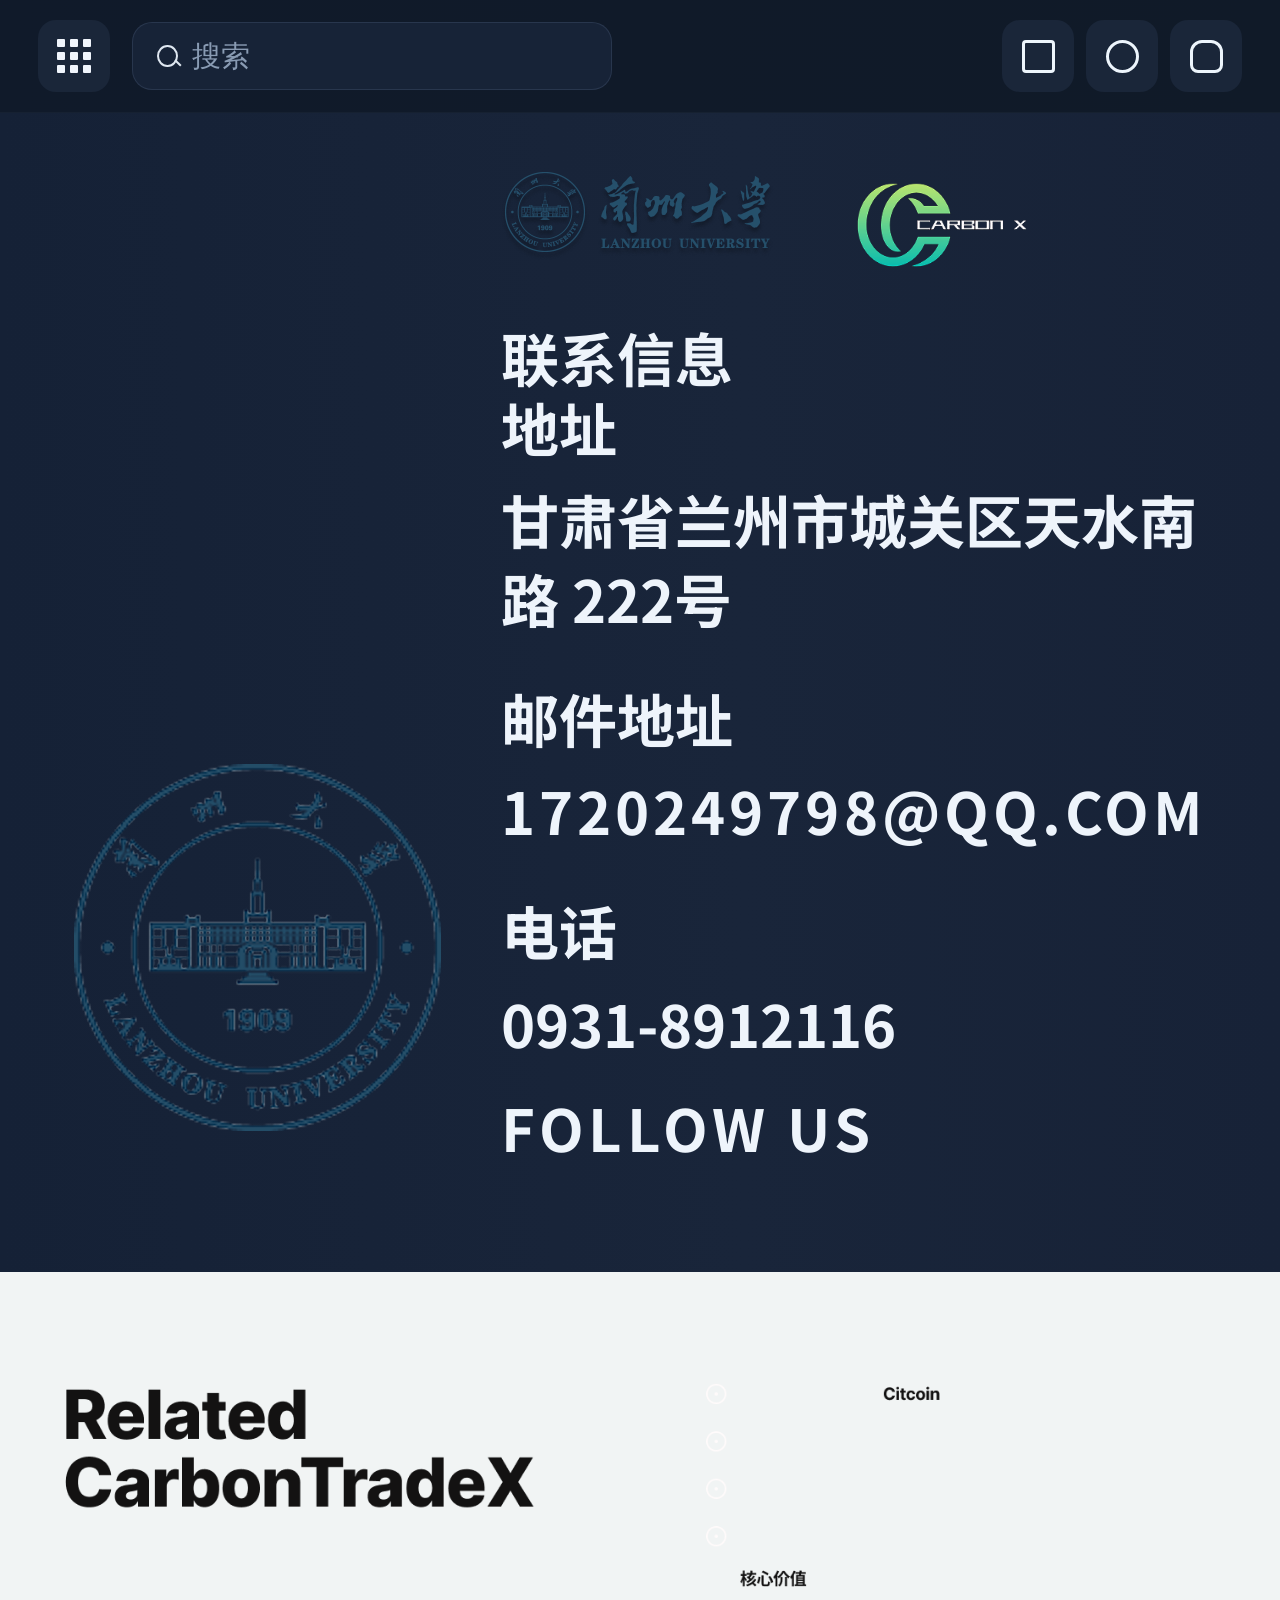
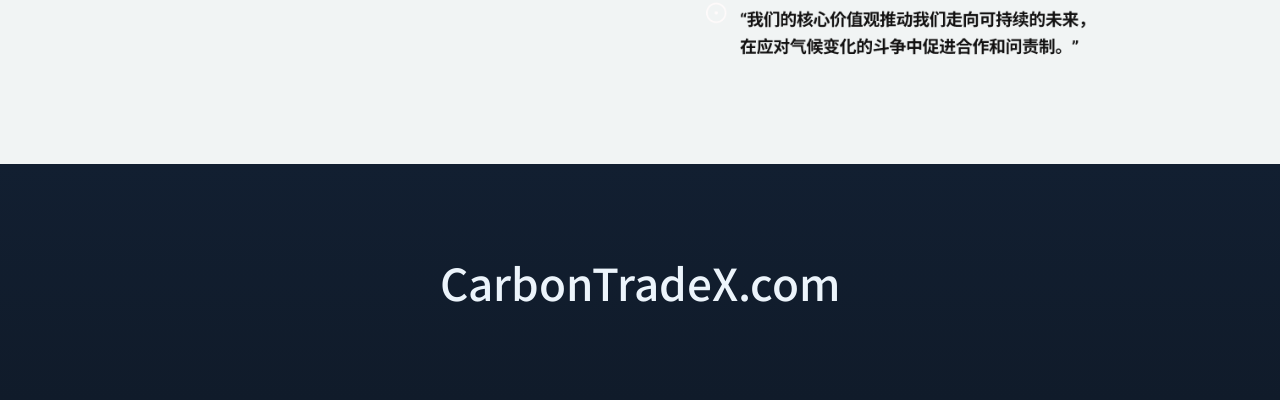
<file: partners.html>
<!doctype html>
<html lang="zh-CN">
  <head>
    <meta charset="UTF-8" />
    <meta name="viewport" content="width=device-width, initial-scale=1.0" />
    <title>Carbon X - 关于我们</title>
    <link rel="preconnect" href="https://fonts.googleapis.com" />
    <link rel="preconnect" href="https://fonts.gstatic.com" crossorigin />
    <link
      href="https://fonts.googleapis.com/css2?family=Noto+Sans+SC:wght@400;500;600;700;800;900&display=swap"
      rel="stylesheet"
    />
    <link rel="stylesheet" href="assets/styles/partners.css" />
  </head>
  <body class="about-page">
    <main class="about-shell">
      <section class="about-hero">
        <header class="about-toolbar">
          <div class="about-toolbar-left">
            <a class="toolbar-square grid-btn" href="index.html" aria-label="返回首页">
              <span></span><span></span><span></span>
              <span></span><span></span><span></span>
              <span></span><span></span><span></span>
            </a>

            <label class="about-search">
              <span class="search-lens"></span>
              <input type="search" placeholder="搜索" />
            </label>
          </div>

          <div class="about-toolbar-right">
            <button class="toolbar-square icon-bag" type="button" aria-label="购物袋"></button>
            <button class="toolbar-square icon-gear" type="button" aria-label="设置"></button>
            <button class="toolbar-square icon-bell" type="button" aria-label="通知"></button>
          </div>
        </header>

        <div class="about-main">
          <div class="about-badge">
            <img src="assets/images/about/lzu-badge.png" alt="兰州大学校徽" />
          </div>

          <div class="about-contact">
            <div class="about-logos">
              <img class="about-lzu-logo" src="assets/images/about/lzu-logo.png" alt="兰州大学" />
              <img class="about-cx-logo" src="assets/images/home/logo-carbonx.png" alt="Carbon X" />
            </div>

            <h2>联系信息<br />地址</h2>
            <p>甘肃省兰州市城关区天水南路 222号</p>

            <h3>邮件地址</h3>
            <p class="mail-row">1720249798@QQ.COM</p>

            <h3>电话</h3>
            <p>0931-8912116</p>

            <h3 class="follow">FOLLOW US</h3>
          </div>
        </div>
      </section>

      <section class="about-related">
        <img src="assets/images/about/about-bottom.png" alt="Related CarbonTradeX 区块" />
      </section>

      <footer class="about-footer">CarbonTradeX.com</footer>
    </main>
  </body>
</html>
</file>
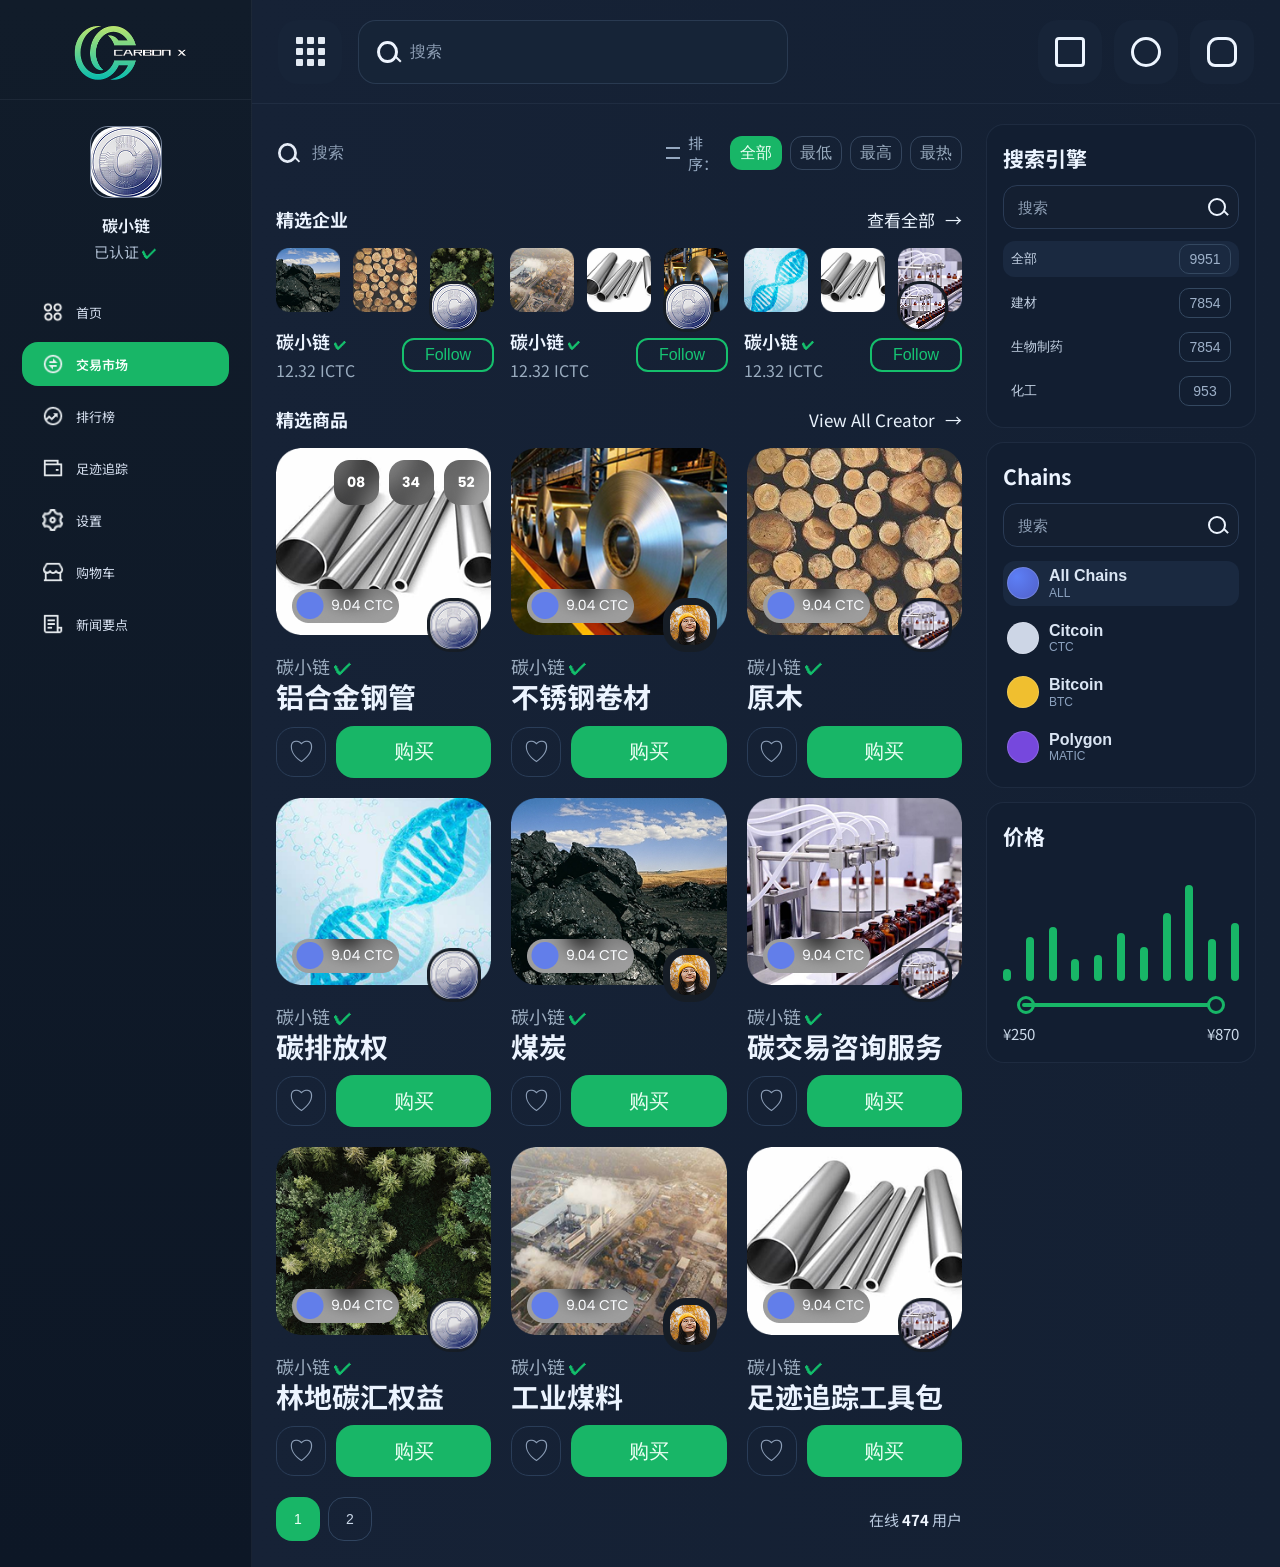
<file: platform.html>
﻿<!doctype html>
<html lang="zh-CN">
  <head>
    <meta charset="UTF-8" />
    <meta name="viewport" content="width=device-width, initial-scale=1.0" />
    <title>Carbon X - 交易市场</title>
    <link rel="preconnect" href="https://fonts.googleapis.com" />
    <link rel="preconnect" href="https://fonts.gstatic.com" crossorigin />
    <link
      href="https://fonts.googleapis.com/css2?family=Noto+Sans+SC:wght@400;500;600;700;800&display=swap"
      rel="stylesheet"
    />
    <link rel="stylesheet" href="assets/styles/platform.css" />
  </head>
  <body class="market-page">
    <div class="market-layout">
      <aside class="market-sidebar">
        <div class="sidebar-logo-wrap">
          <a href="index.html" class="sidebar-logo-link" aria-label="Carbon X 首页">
            <img src="assets/images/home/logo-carbonx.png" alt="Carbon X" />
          </a>
        </div>

        <div class="sidebar-profile">
          <img src="assets/images/cart/avatar.png" alt="用户头像" />
          <h2>碳小链</h2>
          <p>已认证 <span>✔</span></p>
        </div>

        <nav class="sidebar-nav">
          <a href="index.html"><img class="menu-icon-img" src="assets/images/rank/icon-home.png" alt="" />首页</a>
          <a class="active" href="platform.html"><img class="menu-icon-img" src="assets/images/rank/icon-market.png" alt="" />交易市场</a>
          <a href="cases.html"><img class="menu-icon-img" src="assets/images/rank/icon-rank.png" alt="" />排行榜</a>
          <a href="dashboard.html"><img class="menu-icon-img" src="assets/images/rank/icon-track.png" alt="" />足迹追踪</a>
          <a href="contact.html"><img class="menu-icon-img" src="assets/images/rank/icon-setting.png" alt="" />设置</a>
          <a href="cart.html"><img class="menu-icon-img" src="assets/images/rank/icon-cart.png" alt="" />购物车</a>
          <a href="news.html"><img class="menu-icon-img" src="assets/images/rank/icon-news.png" alt="" />新闻要点</a>
        </nav>
      </aside>

      <div class="market-main-wrap">
        <header class="market-topbar">
          <div class="topbar-left">
            <a class="toolbar-square grid-btn" href="index.html" aria-label="返回首页">
              <span></span><span></span><span></span>
              <span></span><span></span><span></span>
              <span></span><span></span><span></span>
            </a>

            <label class="top-search">
              <span class="search-lens"></span>
              <input id="marketGlobalSearch" type="search" placeholder="搜索" />
            </label>
          </div>

          <div class="topbar-right">
            <button class="toolbar-square icon-bag" type="button" aria-label="购物车"></button>
            <button class="toolbar-square icon-gear" type="button" aria-label="设置"></button>
            <button class="toolbar-square icon-bell" type="button" aria-label="通知"></button>
          </div>
        </header>

        <main class="market-body">
          <section class="market-center">
            <div class="market-filter-row">
              <label class="inline-search">
                <span class="search-lens"></span>
                <input id="marketInlineSearch" type="search" placeholder="搜索" />
              </label>

              <div class="sort-group">
                <span class="sort-label"><i></i> 排序：</span>
                <button class="sort-chip active" type="button" data-sort="all">全部</button>
                <button class="sort-chip" type="button" data-sort="low">最低</button>
                <button class="sort-chip" type="button" data-sort="high">最高</button>
                <button class="sort-chip" type="button" data-sort="hot">最热</button>
              </div>
            </div>

            <section class="market-block">
              <div class="block-head">
                <h2>精选企业</h2>
                <a href="cases.html">查看全部 <span>→</span></a>
              </div>

              <div class="creator-grid">
                <article class="creator-card">
                  <div class="creator-strip">
                    <img src="assets/images/market/featured-row-a.png" alt="精选企业组图A" />
                    <img class="creator-coin" src="assets/images/market/avatar-coin-a.png" alt="" />
                  </div>
                  <div class="creator-meta">
                    <div>
                      <h3>碳小链 <span>✔</span></h3>
                      <p>12.32 ICTC</p>
                    </div>
                    <button type="button" class="follow-btn">Follow</button>
                  </div>
                </article>

                <article class="creator-card">
                  <div class="creator-strip">
                    <img src="assets/images/market/featured-row-b.png" alt="精选企业组图B" />
                    <img class="creator-coin" src="assets/images/market/avatar-coin-b.png" alt="" />
                  </div>
                  <div class="creator-meta">
                    <div>
                      <h3>碳小链 <span>✔</span></h3>
                      <p>12.32 ICTC</p>
                    </div>
                    <button type="button" class="follow-btn">Follow</button>
                  </div>
                </article>

                <article class="creator-card">
                  <div class="creator-strip">
                    <img src="assets/images/market/featured-row-c.png" alt="精选企业组图C" />
                    <img class="creator-coin" src="assets/images/market/avatar-coin-c.png" alt="" />
                  </div>
                  <div class="creator-meta">
                    <div>
                      <h3>碳小链 <span>✔</span></h3>
                      <p>12.32 ICTC</p>
                    </div>
                    <button type="button" class="follow-btn">Follow</button>
                  </div>
                </article>
              </div>
            </section>

            <section class="market-block">
              <div class="block-head">
                <h2>精选商品</h2>
                <a href="cart.html">View All Creator <span>→</span></a>
              </div>
              <div id="marketProductGrid" class="product-grid"></div>
              <div class="market-bottom-row">
                <div id="marketPager" class="market-pager"></div>
                <p class="online-users">在线 <strong>474</strong> 用户</p>
              </div>
            </section>
          </section>

          <aside class="market-right">
            <section class="right-panel">
              <h3>搜索引擎</h3>
              <label class="right-search">
                <input id="marketSideSearch" type="search" placeholder="搜索" />
                <span class="search-lens"></span>
              </label>

              <div class="category-list">
                <button type="button" data-category="all" class="active"><span>全部</span><em>9951</em></button>
                <button type="button" data-category="建材"><span>建材</span><em>7854</em></button>
                <button type="button" data-category="生物制药"><span>生物制药</span><em>7854</em></button>
                <button type="button" data-category="化工"><span>化工</span><em>953</em></button>
              </div>
            </section>

            <section class="right-panel">
              <h3>Chains</h3>
              <label class="right-search">
                <input type="search" placeholder="搜索" />
                <span class="search-lens"></span>
              </label>

              <div class="chain-list">
                <button type="button" data-chain="all" class="active">
                  <span class="chain-icon all"></span>
                  <span><strong>All Chains</strong><small>ALL</small></span>
                </button>
                <button type="button" data-chain="CTC">
                  <span class="chain-icon ctc"></span>
                  <span><strong>Citcoin</strong><small>CTC</small></span>
                </button>
                <button type="button" data-chain="BTC">
                  <span class="chain-icon btc"></span>
                  <span><strong>Bitcoin</strong><small>BTC</small></span>
                </button>
                <button type="button" data-chain="MATIC">
                  <span class="chain-icon matic"></span>
                  <span><strong>Polygon</strong><small>MATIC</small></span>
                </button>
              </div>
            </section>

            <section class="right-panel price-panel">
              <h3>价格</h3>
              <div class="price-bars" aria-hidden="true">
                <span style="height: 12px"></span>
                <span style="height: 44px"></span>
                <span style="height: 54px"></span>
                <span style="height: 22px"></span>
                <span style="height: 26px"></span>
                <span style="height: 48px"></span>
                <span style="height: 34px"></span>
                <span style="height: 68px"></span>
                <span style="height: 96px"></span>
                <span style="height: 42px"></span>
                <span style="height: 58px"></span>
              </div>
              <div class="range-track" aria-hidden="true">
                <span class="dot a"></span>
                <span class="line"></span>
                <span class="dot b"></span>
              </div>
              <div class="price-values">
                <span>¥250</span>
                <span>¥870</span>
              </div>
            </section>
          </aside>
        </main>
      </div>
    </div>

    <p id="marketToast" class="market-toast" aria-live="polite"></p>

    <script src="assets/scripts/platform.js"></script>
  </body>
</html>
</file>
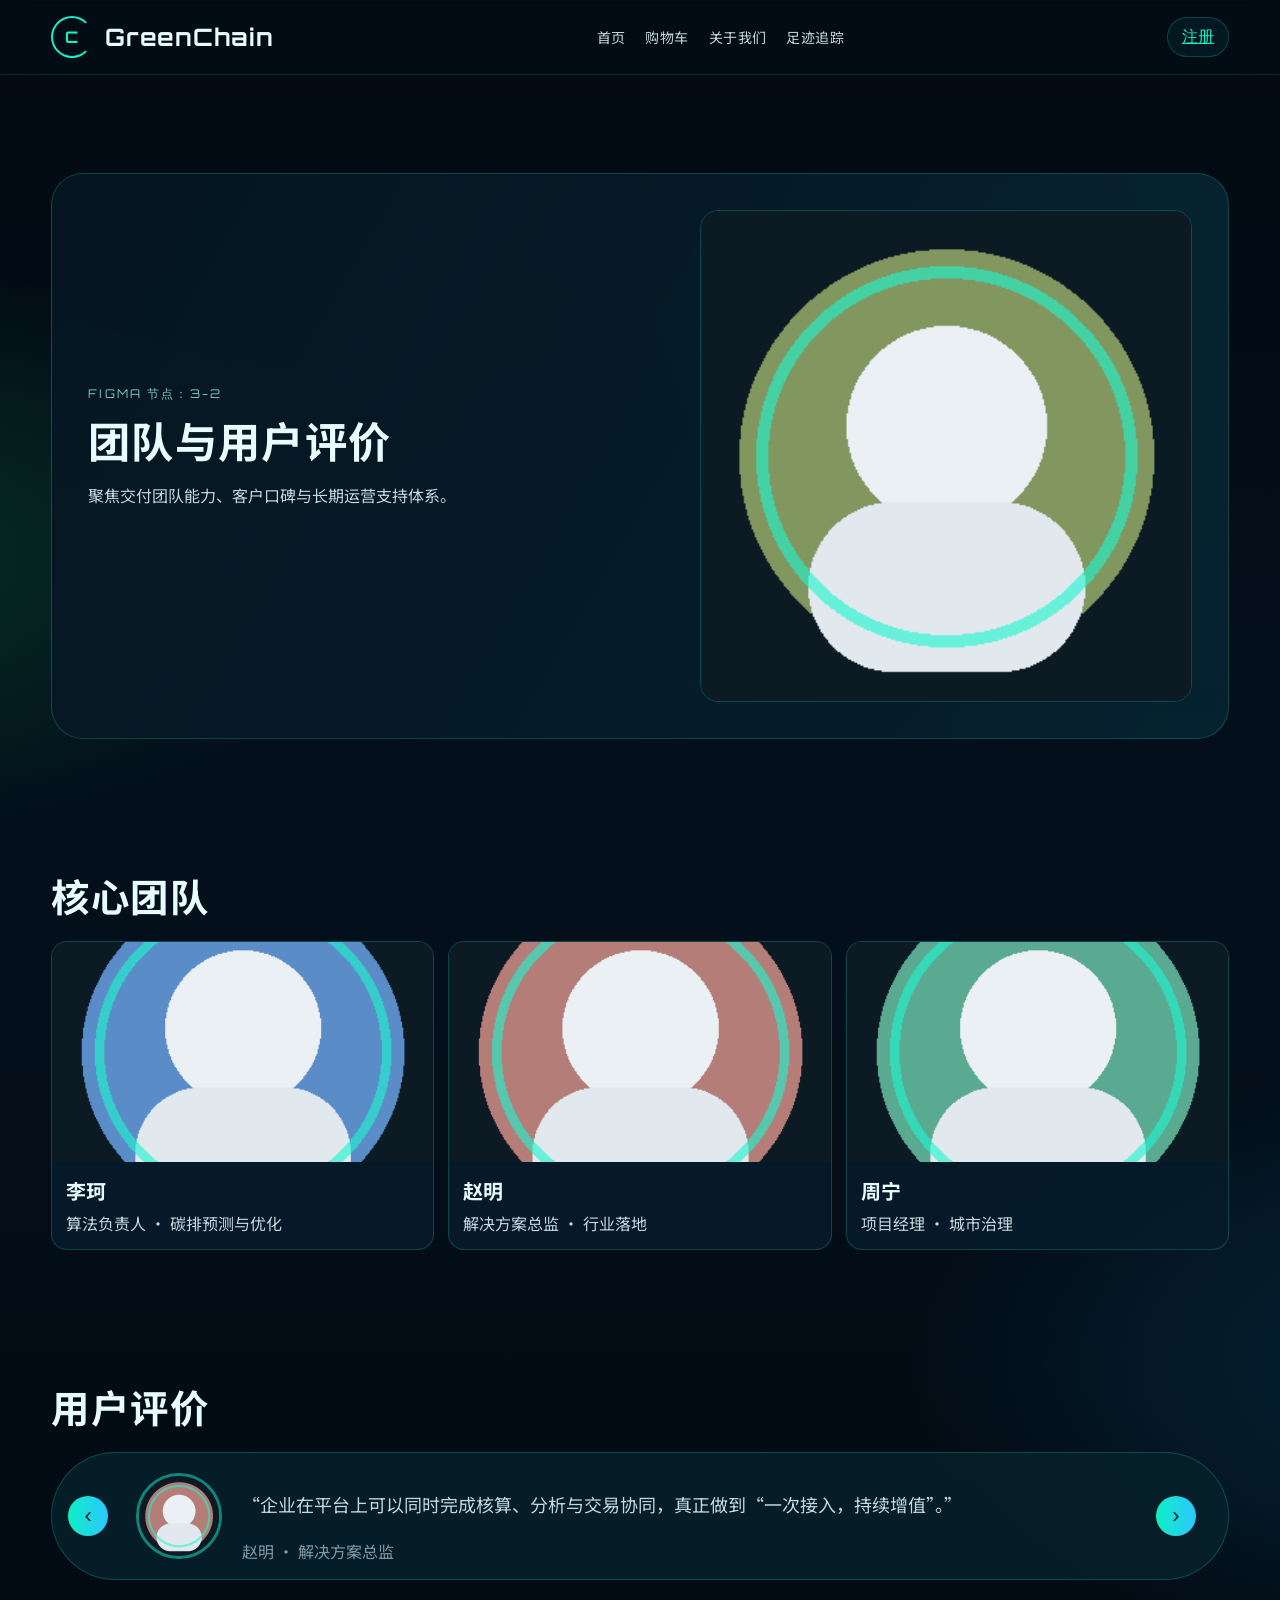
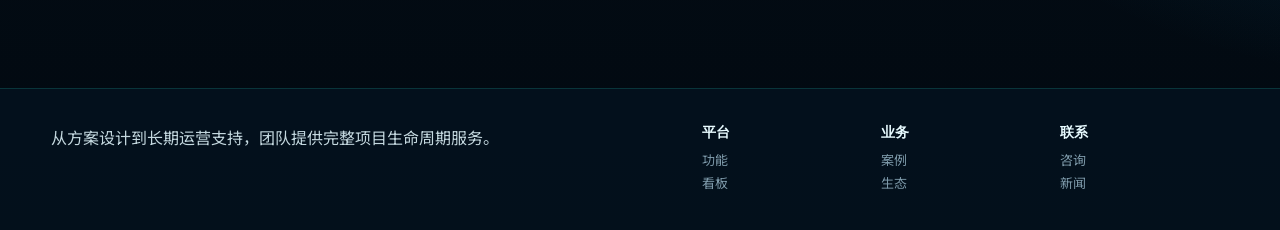
<file: team.html>
<!doctype html>
<html lang="zh-CN">
  <head>
    <meta charset="UTF-8" />
    <meta name="viewport" content="width=device-width, initial-scale=1.0" />
    <title>GreenChain 零碳平台 - 团队评价</title>
    <link rel="preconnect" href="https://fonts.googleapis.com" />
    <link rel="preconnect" href="https://fonts.gstatic.com" crossorigin />
    <link
      href="https://fonts.googleapis.com/css2?family=Noto+Sans+SC:wght@400;500;700&family=Orbitron:wght@500;700;800&display=swap"
      rel="stylesheet"
    />
    <link rel="stylesheet" href="assets/styles/site.css" />
  </head>
  <body data-page="team">
    <header class="top-nav">
      <div class="container nav-inner">
        <a class="brand" href="index.html"><span class="brand-mark">C</span><span class="brand-text">GreenChain</span></a>
        <button class="menu-btn" type="button" aria-label="菜单"><span></span><span></span><span></span></button>
        <nav class="main-nav">
          <a data-nav="home" href="index.html">首页</a>
          <a data-nav="news" href="cart.html">购物车</a>
          <a data-nav="partners" href="partners.html">关于我们</a>
          <a data-nav="dashboard" href="dashboard.html">足迹追踪</a>
        </nav>
        <a class="lang-btn" href="contact.html">注册</a>
      </div>
    </header>

    <main class="layout">
      <section class="section">
        <div class="container page-hero fade-in">
          <div class="page-hero-inner">
            <div>
              <p class="eyebrow">Figma 节点：3-2</p>
              <h1 class="hero-title">团队与用户评价</h1>
              <p class="hero-desc">聚焦交付团队能力、客户口碑与长期运营支持体系。</p>
            </div>
            <div class="hero-cover"><img src="assets/images/avatar-5.png" alt="团队封面" /></div>
          </div>
        </div>
      </section>

      <section class="section">
        <div class="container">
          <h2 class="section-title fade-in">核心团队</h2>
          <div class="team-grid fade-in">
            <article class="team-card">
              <img src="assets/images/avatar-1.png" alt="李珂" />
              <div class="body"><h4>李珂</h4><p>算法负责人 · 碳排预测与优化</p></div>
            </article>
            <article class="team-card">
              <img src="assets/images/avatar-2.png" alt="赵明" />
              <div class="body"><h4>赵明</h4><p>解决方案总监 · 行业落地</p></div>
            </article>
            <article class="team-card">
              <img src="assets/images/avatar-3.png" alt="周宁" />
              <div class="body"><h4>周宁</h4><p>项目经理 · 城市治理</p></div>
            </article>
          </div>
        </div>
      </section>

      <section class="section">
        <div class="container">
          <h2 class="section-title fade-in">用户评价</h2>
          <div class="quote-wrap fade-in" id="quoteWrap">
            <button class="quote-nav" id="quotePrev" type="button" aria-label="上一条">‹</button>
            <img id="quoteAvatar" class="quote-avatar" src="" alt="" />
            <div>
              <p id="quoteText" class="quote-text"></p>
              <p id="quoteMeta" class="section-subtitle"></p>
            </div>
            <button class="quote-nav" id="quoteNext" type="button" aria-label="下一条">›</button>
          </div>
        </div>
      </section>
    </main>

    <footer class="footer">
      <div class="container footer-inner">
        <div><p>从方案设计到长期运营支持，团队提供完整项目生命周期服务。</p></div>
        <div class="footer-links">
          <div><h4>平台</h4><a href="platform.html">功能</a><a href="dashboard.html">看板</a></div>
          <div><h4>业务</h4><a href="cases.html">案例</a><a href="partners.html">生态</a></div>
          <div><h4>联系</h4><a href="contact.html">咨询</a><a href="news.html">新闻</a></div>
        </div>
      </div>
    </footer>

    <script src="assets/scripts/site.js"></script>
    <script src="assets/scripts/team.js"></script>
  </body>
</html>
</file>
<file: assets/styles/site.css>
:root {
  --bg-0: #020912;
  --bg-1: #051524;
  --bg-2: #0a2333;
  --surface: rgba(7, 29, 44, 0.85);
  --surface-2: rgba(9, 39, 55, 0.9);
  --line: rgba(39, 203, 181, 0.25);
  --line-strong: rgba(39, 203, 181, 0.5);
  --text-0: #e8fbff;
  --text-1: #c4d8df;
  --text-2: #7e9aaa;
  --brand: #16f0cb;
  --brand-2: #2cc8ff;
  --danger: #ff6178;
  --ok: #46ef9f;
  --radius-xl: 32px;
  --radius-lg: 20px;
  --radius-md: 14px;
  --shadow-brand: 0 12px 32px rgba(11, 222, 180, 0.25);
}

* {
  box-sizing: border-box;
}

html {
  scroll-behavior: smooth;
}

body {
  margin: 0;
  color: var(--text-0);
  font-family: "Noto Sans SC", "Segoe UI", sans-serif;
  background:
    radial-gradient(1000px 420px at -20% 30%, rgba(18, 167, 74, 0.24), transparent 70%),
    radial-gradient(900px 460px at 120% 75%, rgba(16, 157, 220, 0.2), transparent 70%),
    linear-gradient(180deg, var(--bg-0), #03101c 45%, #020910);
  min-height: 100vh;
}

a {
  color: inherit;
}

img {
  max-width: 100%;
  display: block;
}

.container {
  width: min(1220px, 92vw);
  margin: 0 auto;
}

.top-nav {
  position: sticky;
  top: 0;
  z-index: 50;
  backdrop-filter: blur(14px);
  border-bottom: 1px solid rgba(26, 204, 177, 0.15);
  background: rgba(3, 14, 23, 0.78);
}

.top-nav.scrolled {
  box-shadow: 0 8px 22px rgba(0, 0, 0, 0.4);
}

.nav-inner {
  min-height: 74px;
  display: flex;
  align-items: center;
  justify-content: space-between;
  gap: 16px;
}

.brand {
  text-decoration: none;
  display: flex;
  align-items: center;
  gap: 12px;
  font-family: "Orbitron", "Noto Sans SC", sans-serif;
  letter-spacing: 0.06em;
  font-weight: 700;
}

.brand-mark {
  width: 42px;
  height: 42px;
  border-radius: 50%;
  border: 2px solid var(--brand);
  border-right-color: transparent;
  color: var(--brand);
  display: grid;
  place-content: center;
}

.brand-text {
  font-size: 24px;
}

.menu-btn {
  display: none;
  width: 42px;
  height: 42px;
  border-radius: 10px;
  border: 1px solid var(--line);
  background: transparent;
  color: var(--brand);
}

.menu-btn span {
  display: block;
  width: 20px;
  height: 2px;
  margin: 5px auto;
  background: currentColor;
}

.main-nav {
  display: flex;
  align-items: center;
  gap: 20px;
}

.main-nav a {
  text-decoration: none;
  color: var(--text-1);
  font-size: 14px;
  letter-spacing: 0.03em;
  position: relative;
  padding: 6px 0;
}

.main-nav a::after {
  content: "";
  position: absolute;
  left: 50%;
  bottom: -8px;
  width: 0;
  height: 2px;
  transform: translateX(-50%);
  background: var(--brand);
  transition: width 0.2s ease;
}

.main-nav a:hover::after,
.main-nav a.active::after {
  width: 16px;
}

.lang-btn {
  border-radius: 999px;
  border: 1px solid var(--line);
  background: rgba(6, 31, 41, 0.7);
  color: var(--brand);
  font-family: "Orbitron", sans-serif;
  padding: 8px 14px;
}

.layout {
  padding-top: 34px;
}

.section {
  padding: 64px 0;
}

.section-title {
  font-family: "Orbitron", "Noto Sans SC", sans-serif;
  letter-spacing: 0.04em;
  font-size: clamp(28px, 3vw, 42px);
  margin: 0 0 18px;
}

.section-subtitle {
  margin: 0;
  color: var(--text-2);
}

.page-hero {
  border: 1px solid var(--line);
  border-radius: var(--radius-xl);
  overflow: hidden;
  background:
    linear-gradient(120deg, rgba(5, 22, 33, 0.95), rgba(6, 35, 50, 0.86)),
    radial-gradient(circle at right top, rgba(31, 221, 175, 0.2), transparent 52%);
}

.page-hero-inner {
  display: grid;
  grid-template-columns: 1.2fr 1fr;
  gap: 22px;
  padding: 36px;
  align-items: center;
}

.eyebrow {
  margin: 0 0 14px;
  font-size: 12px;
  letter-spacing: 0.18em;
  text-transform: uppercase;
  color: #7bc6bf;
  font-family: "Orbitron", sans-serif;
}

.hero-title {
  margin: 0;
  font-family: "Orbitron", "Noto Sans SC", sans-serif;
  letter-spacing: 0.03em;
  line-height: 1.2;
  font-size: clamp(30px, 3.3vw, 52px);
}

.hero-desc {
  margin-top: 14px;
  color: var(--text-1);
  line-height: 1.8;
}

.hero-actions {
  margin-top: 22px;
  display: flex;
  gap: 12px;
  flex-wrap: wrap;
}

.btn {
  border: 1px solid var(--line);
  border-radius: 12px;
  padding: 11px 18px;
  background: rgba(8, 28, 40, 0.75);
  color: var(--text-0);
  text-decoration: none;
  display: inline-flex;
  align-items: center;
  gap: 8px;
  cursor: pointer;
}

.btn.primary {
  border: none;
  color: #01231f;
  font-weight: 700;
  background: linear-gradient(90deg, #0ff0c8 0%, #2cd7ff 100%);
  box-shadow: var(--shadow-brand);
}

.btn.ghost:hover {
  border-color: var(--line-strong);
}

.hero-cover {
  border-radius: 18px;
  border: 1px solid var(--line);
  overflow: hidden;
}

.hero-cover img {
  width: 100%;
  height: 100%;
  min-height: 260px;
  object-fit: cover;
}

.card-grid {
  display: grid;
  gap: 16px;
}

.card-grid.cols-2 {
  grid-template-columns: repeat(2, minmax(0, 1fr));
}

.card-grid.cols-3 {
  grid-template-columns: repeat(3, minmax(0, 1fr));
}

.card-grid.cols-4 {
  grid-template-columns: repeat(4, minmax(0, 1fr));
}

.card {
  background: var(--surface);
  border: 1px solid var(--line);
  border-radius: var(--radius-lg);
  padding: 18px;
}

.card h3 {
  margin: 0 0 8px;
  font-size: 20px;
  font-family: "Orbitron", "Noto Sans SC", sans-serif;
}

.card p {
  margin: 0;
  color: var(--text-1);
  line-height: 1.75;
}

.metric {
  background: linear-gradient(140deg, rgba(8, 30, 45, 0.94), rgba(8, 45, 57, 0.92));
  border-radius: 16px;
  border: 1px solid var(--line);
  padding: 16px;
}

.metric strong {
  display: block;
  color: var(--brand);
  font-size: 32px;
  margin-bottom: 4px;
  font-family: "Orbitron", sans-serif;
}

.metric span {
  color: var(--text-2);
  font-size: 13px;
}

.news-layout {
  display: grid;
  grid-template-columns: 300px 1fr;
  gap: 16px;
}

.news-sidebar {
  background: linear-gradient(155deg, #13e9c1, #3ee3d6);
  color: #03231d;
  border-radius: 16px;
  padding: 16px;
}

.news-sidebar h3 {
  margin: 0 0 14px;
  font-family: "Orbitron", sans-serif;
}

.news-item-lite {
  display: grid;
  grid-template-columns: 64px 1fr;
  gap: 10px;
  align-items: center;
  text-decoration: none;
  color: inherit;
  padding: 8px 0;
  border-bottom: 1px solid rgba(5, 33, 39, 0.15);
}

.news-item-lite:last-child {
  border-bottom: none;
}

.news-item-lite img {
  width: 64px;
  height: 64px;
  border-radius: 8px;
  object-fit: cover;
}

.news-item-lite strong {
  display: block;
  font-size: 14px;
  margin-bottom: 4px;
}

.news-item-lite small {
  color: rgba(5, 33, 39, 0.65);
}

.news-grid {
  display: grid;
  gap: 12px;
}

.news-card {
  display: grid;
  grid-template-columns: 1.15fr 1fr;
  border: 1px solid var(--line);
  border-radius: 16px;
  overflow: hidden;
  background: var(--surface);
}

.news-card img {
  height: 100%;
  min-height: 166px;
  width: 100%;
  object-fit: cover;
}

.news-card-content {
  padding: 18px;
  display: flex;
  flex-direction: column;
  justify-content: center;
}

.news-card-content h3 {
  margin: 0;
  font-size: 22px;
}

.news-card-content p {
  color: var(--text-1);
  margin: 10px 0 0;
}

.chips {
  display: flex;
  align-items: center;
  gap: 8px;
  flex-wrap: wrap;
}

.chip {
  border: 1px solid var(--line);
  background: rgba(7, 36, 46, 0.8);
  color: var(--text-1);
  padding: 7px 12px;
  border-radius: 999px;
  cursor: pointer;
  font-size: 13px;
}

.chip.active {
  color: #022e25;
  border-color: transparent;
  background: linear-gradient(90deg, #10efc4, #2dc9ff);
}

.toolbar {
  display: flex;
  justify-content: space-between;
  gap: 12px;
  align-items: center;
  flex-wrap: wrap;
}

.input {
  border: 1px solid var(--line);
  border-radius: 11px;
  background: rgba(6, 28, 40, 0.84);
  color: var(--text-0);
  padding: 11px 12px;
  min-width: 230px;
}

.list-grid {
  display: grid;
  gap: 14px;
  grid-template-columns: repeat(3, minmax(0, 1fr));
}

.list-card {
  border-radius: 16px;
  border: 1px solid var(--line);
  overflow: hidden;
  background: var(--surface);
  display: flex;
  flex-direction: column;
}

.list-card img {
  height: 168px;
  object-fit: cover;
}

.list-card-content {
  padding: 15px;
  display: flex;
  flex-direction: column;
  gap: 8px;
}

.list-card-content h4 {
  margin: 0;
  font-size: 19px;
}

.meta {
  display: flex;
  justify-content: space-between;
  align-items: center;
  color: var(--text-2);
  font-size: 13px;
}

.pager {
  display: flex;
  gap: 8px;
  justify-content: center;
  margin-top: 16px;
}

.pager button {
  width: 36px;
  height: 36px;
  border-radius: 9px;
  border: 1px solid var(--line);
  background: rgba(7, 35, 46, 0.84);
  color: var(--text-1);
}

.pager button.active {
  color: #01231f;
  border: none;
  background: linear-gradient(90deg, #10efc4, #2dc9ff);
}

.tabs {
  display: flex;
  gap: 10px;
  flex-wrap: wrap;
}

.tab-btn {
  border: 1px solid var(--line);
  border-radius: 999px;
  background: rgba(6, 34, 43, 0.8);
  color: var(--text-1);
  padding: 8px 16px;
}

.tab-btn.active {
  border-color: transparent;
  color: #032d27;
  background: linear-gradient(90deg, #11efc5, #2bc6ff);
}

.module-panel {
  margin-top: 14px;
  border-radius: 18px;
  border: 1px solid var(--line);
  background: var(--surface);
  padding: 20px;
}

.module-panel h3 {
  margin: 0 0 8px;
  font-size: 24px;
}

.module-panel ul {
  margin: 12px 0 0;
  padding-left: 20px;
  color: var(--text-1);
  line-height: 1.8;
}

.accordion {
  display: grid;
  gap: 10px;
}

.acc-item {
  border: 1px solid var(--line);
  border-radius: 16px;
  overflow: hidden;
}

.acc-head {
  width: 100%;
  border: none;
  text-align: left;
  background: rgba(7, 34, 45, 0.85);
  color: var(--text-0);
  padding: 14px 18px;
  font-size: 16px;
  cursor: pointer;
}

.acc-body {
  display: none;
  padding: 0 18px 16px;
  color: var(--text-1);
  line-height: 1.8;
  background: rgba(7, 26, 36, 0.9);
}

.acc-item.open .acc-body {
  display: block;
}

.chart-grid {
  display: grid;
  grid-template-columns: 1.5fr 1fr;
  gap: 14px;
}

.chart-card {
  border: 1px solid var(--line);
  border-radius: 18px;
  background: var(--surface);
  padding: 18px;
}

.chart-card h3 {
  margin: 0 0 12px;
}

canvas {
  width: 100%;
  display: block;
}

.table {
  width: 100%;
  border-collapse: collapse;
  margin-top: 8px;
}

.table th,
.table td {
  padding: 10px;
  border-bottom: 1px solid rgba(37, 169, 153, 0.2);
  text-align: left;
  font-size: 14px;
}

.table th {
  color: #9ec8cf;
  font-weight: 500;
}

.status {
  display: inline-block;
  padding: 3px 10px;
  border-radius: 999px;
  font-size: 12px;
  border: 1px solid transparent;
}

.status.ok {
  color: #0a3a27;
  background: rgba(70, 239, 159, 0.8);
}

.status.warn {
  color: #3e280a;
  background: rgba(255, 195, 93, 0.82);
}

.status.bad {
  color: #3a0d17;
  background: rgba(255, 97, 120, 0.82);
}

.gallery-grid {
  display: grid;
  gap: 14px;
  grid-template-columns: repeat(3, minmax(0, 1fr));
}

.gallery-card {
  border: 1px solid var(--line);
  border-radius: 16px;
  overflow: hidden;
  background: var(--surface);
  cursor: pointer;
}

.gallery-card img {
  height: 180px;
  width: 100%;
  object-fit: cover;
}

.gallery-card .body {
  padding: 14px;
}

.gallery-card h4 {
  margin: 0;
  font-size: 19px;
}

.gallery-card p {
  margin: 8px 0 0;
  color: var(--text-1);
}

.modal {
  position: fixed;
  inset: 0;
  display: none;
  align-items: center;
  justify-content: center;
  background: rgba(2, 9, 15, 0.75);
  padding: 20px;
  z-index: 90;
}

.modal.open {
  display: flex;
}

.modal-content {
  width: min(900px, 95vw);
  border-radius: 20px;
  border: 1px solid var(--line-strong);
  background: #082132;
  overflow: hidden;
}

.modal-grid {
  display: grid;
  grid-template-columns: 1.1fr 1fr;
}

.modal-grid img {
  min-height: 320px;
  object-fit: cover;
}

.modal-main {
  padding: 22px;
}

.modal-main h3 {
  margin: 0 0 10px;
  font-size: 26px;
}

.modal-main p {
  color: var(--text-1);
}

.modal-close {
  margin-top: 14px;
}

.partner-strip {
  display: grid;
  grid-template-columns: repeat(4, minmax(0, 1fr));
  gap: 12px;
}

.partner-card {
  border: 1px solid var(--line);
  border-radius: 14px;
  overflow: hidden;
  background: rgba(5, 30, 40, 0.85);
}

.partner-card img {
  width: 100%;
  height: 130px;
  object-fit: cover;
}

.partner-card .name {
  padding: 10px;
  font-family: "Orbitron", sans-serif;
  color: #bfe9e8;
}

.team-grid {
  display: grid;
  grid-template-columns: repeat(3, minmax(0, 1fr));
  gap: 14px;
}

.team-card {
  border: 1px solid var(--line);
  border-radius: 16px;
  overflow: hidden;
  background: var(--surface);
}

.team-card img {
  width: 100%;
  height: 220px;
  object-fit: cover;
}

.team-card .body {
  padding: 14px;
}

.team-card h4 {
  margin: 0;
  font-size: 20px;
}

.team-card p {
  margin: 6px 0 0;
  color: var(--text-1);
}

.quote-wrap {
  border: 1px solid var(--line);
  border-radius: 999px;
  padding: 16px;
  background: rgba(6, 34, 43, 0.84);
  display: grid;
  grid-template-columns: 56px 94px 1fr 56px;
  gap: 12px;
  align-items: center;
}

.quote-nav {
  width: 40px;
  height: 40px;
  border-radius: 50%;
  border: none;
  background: linear-gradient(90deg, #10efc4, #2bc6ff);
  color: #03221f;
  font-size: 22px;
}

.quote-avatar {
  width: 86px;
  height: 86px;
  border-radius: 50%;
  border: 3px solid rgba(26, 218, 192, 0.55);
  object-fit: cover;
}

.quote-text {
  font-size: 18px;
  line-height: 1.9;
  color: var(--text-1);
}

.contact-grid {
  display: grid;
  grid-template-columns: 1fr 1fr;
  gap: 14px;
}

.contact-card {
  border: 1px solid var(--line);
  border-radius: 18px;
  background: var(--surface);
  padding: 20px;
}

.form-grid {
  display: grid;
  gap: 12px;
}

.form-grid .row {
  display: grid;
  grid-template-columns: 1fr 1fr;
  gap: 10px;
}

.form-grid label {
  display: grid;
  gap: 6px;
  font-size: 13px;
  color: var(--text-2);
}

.form-grid input,
.form-grid textarea,
.form-grid select {
  border-radius: 10px;
  border: 1px solid var(--line);
  background: rgba(6, 28, 40, 0.84);
  color: var(--text-0);
  padding: 10px 11px;
}

.form-grid textarea {
  min-height: 120px;
  resize: vertical;
}

.error {
  color: var(--danger);
  font-size: 12px;
}

.success {
  color: var(--ok);
  font-size: 13px;
}

.footer {
  margin-top: 44px;
  border-top: 1px solid rgba(29, 170, 153, 0.24);
  background: rgba(4, 18, 30, 0.85);
}

.footer-inner {
  padding: 34px 0;
  display: grid;
  grid-template-columns: 1.2fr 1fr;
  gap: 18px;
}

.footer p {
  margin: 0;
  color: var(--text-1);
  line-height: 1.8;
}

.footer-links {
  display: grid;
  grid-template-columns: repeat(3, minmax(0, 1fr));
  gap: 10px;
}

.footer-links h4 {
  margin: 0 0 8px;
  font-family: "Orbitron", sans-serif;
  font-size: 14px;
}

.footer-links a {
  display: block;
  color: var(--text-2);
  margin: 4px 0;
  text-decoration: none;
  font-size: 13px;
}

.fade-in {
  opacity: 0;
  transform: translateY(22px);
  transition: opacity 0.65s ease, transform 0.65s ease;
}

.fade-in.visible {
  opacity: 1;
  transform: translateY(0);
}

@media (max-width: 1080px) {
  .main-nav {
    position: absolute;
    top: 74px;
    left: 0;
    right: 0;
    display: none;
    flex-direction: column;
    align-items: stretch;
    gap: 0;
    background: rgba(4, 17, 28, 0.96);
    border-bottom: 1px solid rgba(29, 170, 153, 0.24);
  }

  .main-nav.open {
    display: flex;
  }

  .main-nav a {
    padding: 14px 18px;
    border-top: 1px solid rgba(29, 170, 153, 0.16);
  }

  .main-nav a::after {
    display: none;
  }

  .menu-btn {
    display: block;
  }

  .page-hero-inner,
  .chart-grid,
  .contact-grid,
  .footer-inner,
  .news-layout {
    grid-template-columns: 1fr;
  }

  .card-grid.cols-4 {
    grid-template-columns: repeat(2, minmax(0, 1fr));
  }

  .list-grid,
  .gallery-grid,
  .team-grid {
    grid-template-columns: repeat(2, minmax(0, 1fr));
  }

  .quote-wrap {
    grid-template-columns: 46px 70px 1fr 46px;
    border-radius: 34px;
  }
}

@media (max-width: 720px) {
  .section {
    padding: 50px 0;
  }

  .brand-text {
    font-size: 20px;
  }

  .hero-title {
    font-size: 34px;
  }

  .card-grid.cols-2,
  .card-grid.cols-3,
  .card-grid.cols-4,
  .list-grid,
  .gallery-grid,
  .team-grid {
    grid-template-columns: 1fr;
  }

  .news-card,
  .modal-grid {
    grid-template-columns: 1fr;
  }

  .partner-strip {
    grid-template-columns: repeat(2, minmax(0, 1fr));
  }

  .quote-wrap {
    grid-template-columns: 1fr;
    gap: 12px;
    text-align: center;
  }

  .form-grid .row {
    grid-template-columns: 1fr;
  }
}
</file>
<file: assets/styles/home.css>
body.home-page {
  font-family: "PingFang SC", "Microsoft YaHei", "Noto Sans SC", "Segoe UI", sans-serif;
  background:
    radial-gradient(760px 360px at -14% 67%, rgba(16, 186, 132, 0.2), transparent 76%),
    radial-gradient(760px 360px at 112% 74%, rgba(6, 126, 122, 0.18), transparent 78%),
    #01060b;
}

.home-layout {
  padding-top: 0;
}

.home-layout .container,
.home-subscribe-section .container,
.home-nav .container {
  width: min(1480px, 92vw);
}

.home-nav {
  position: relative;
  border-bottom: none;
  background: transparent;
  backdrop-filter: none;
}

.home-nav.scrolled {
  box-shadow: none;
}

.home-nav-inner {
  min-height: 132px;
}

.home-brand img {
  width: 176px;
  height: auto;
}

.home-main-nav {
  gap: 54px;
}

.home-main-nav a {
  font-size: 17px;
  color: #8da3af;
}

.home-main-nav a:hover,
.home-main-nav a.active {
  color: #f2f8fa;
}

.home-register-btn {
  min-width: 188px;
  height: 54px;
  border: 1px solid rgba(20, 212, 183, 0.55);
  border-radius: 2px;
  display: inline-flex;
  align-items: center;
  justify-content: center;
  color: #edf8fb;
  text-decoration: none;
  font-size: 14px;
  letter-spacing: 0.12em;
  background: rgba(4, 14, 20, 0.55);
}

.home-register-btn:hover {
  border-color: rgba(24, 240, 204, 0.85);
  color: #ffffff;
}

.home-hero-section {
  padding: 24px 0 118px;
}

.home-hero-grid {
  display: grid;
  grid-template-columns: minmax(430px, 0.92fr) minmax(620px, 1.08fr);
  align-items: center;
  gap: 44px;
  position: relative;
}

.home-hero-accent {
  position: absolute;
  left: clamp(280px, 22vw, 380px);
  top: -6px;
  width: 94px;
  height: 34px;
  transform: none;
  pointer-events: none;
}

.home-hero-accent .pill {
  position: absolute;
  display: block;
  height: 16px;
  border-radius: 999px;
  background: linear-gradient(135deg, #6a6bff, #2f5bff);
  box-shadow: 0 6px 16px rgba(77, 93, 255, 0.44);
}

.home-hero-accent .pill-a {
  left: 0;
  top: 0;
  width: 42px;
}

.home-hero-accent .pill-b {
  right: 0;
  top: 0;
  width: 34px;
}

.home-hero-accent .pill-c {
  left: 50%;
  bottom: 0;
  width: 20px;
  transform: translateX(-50%);
}

.home-hero-copy {
  padding-left: 8px;
}

.home-eyebrow {
  color: #6f848f;
  letter-spacing: 0.12em;
  margin: 0 0 28px;
}

.home-title {
  margin: 0;
  max-width: 760px;
  font-weight: 700;
  font-size: clamp(46px, 3.45vw, 64px);
  line-height: 1.14;
  letter-spacing: 0.01em;
}

.home-title-line {
  display: block;
  white-space: nowrap;
}

.home-cta-btn {
  margin-top: 38px;
  width: 220px;
  min-height: 62px;
  text-decoration: none;
  border: none;
  border-radius: 2px;
  display: inline-flex;
  align-items: center;
  justify-content: center;
  font-size: 26px;
  font-weight: 600;
  color: #022f28;
  background: linear-gradient(90deg, #1effd2 0%, #34e6af 100%);
  box-shadow: 0 14px 32px rgba(28, 228, 165, 0.2);
}

.home-hero-visual {
  width: min(943px, 100%);
  justify-self: end;
  border-radius: 2px;
  overflow: hidden;
}

.home-hero-visual img {
  width: 100%;
  height: auto;
  display: block;
}

.home-map-section {
  padding: 36px 0 126px;
}

.home-achievement-banner {
  width: min(710px, 70%);
  margin: 0 auto 18px;
}

.home-achievement-banner img {
  width: 100%;
  height: auto;
  display: block;
}

.home-map-panel {
  width: min(1474px, 100%);
  margin: 0 auto;
}

.home-map-panel img {
  width: 100%;
  height: auto;
  display: block;
}

.home-partner-strip {
  width: min(1448px, 98%);
  margin: 34px auto 0;
  border-radius: 999px;
  overflow: hidden;
}

.home-partner-strip img {
  width: 100%;
  height: auto;
  display: block;
}

.home-news-section {
  padding: 74px 0 120px;
}

.home-news-full {
  width: min(1475px, 100%);
  margin: 0 auto;
  border-radius: 2px;
  overflow: hidden;
  background: #0f1b26;
  box-shadow:
    0 0 0 1px rgba(28, 130, 133, 0.12),
    0 26px 60px rgba(2, 10, 18, 0.5);
}

.home-news-full img {
  width: 100%;
  height: auto;
  display: block;
}

.home-center-action {
  margin-top: 56px;
  display: flex;
  justify-content: center;
}

.home-outline-btn {
  min-width: 304px;
  min-height: 56px;
  border: 1px solid rgba(18, 224, 195, 0.6);
  border-radius: 2px;
  display: inline-flex;
  align-items: center;
  justify-content: center;
  color: #9ac4ce;
  text-decoration: none;
  font-size: 13px;
  letter-spacing: 0.06em;
  background: rgba(2, 14, 21, 0.34);
}

.home-outline-btn:hover {
  color: #dbfdff;
  border-color: rgba(25, 255, 224, 0.86);
}

.home-workflow-section {
  padding: 132px 0 146px;
  background:
    radial-gradient(420px 740px at -6% 43%, rgba(38, 192, 106, 0.38), transparent 72%),
    radial-gradient(540px 260px at 116% 50%, rgba(14, 126, 120, 0.2), transparent 74%),
    linear-gradient(180deg, rgba(1, 11, 15, 0.95), rgba(1, 10, 14, 0.88) 72%, rgba(1, 8, 12, 0.95));
}

.home-workflow-title {
  margin: 0;
  text-align: center;
  font-family: "Noto Sans SC", "Segoe UI", sans-serif;
  font-size: clamp(34px, 2.6vw, 46px);
  font-weight: 500;
  color: #e7f6f9;
}

.home-workflow-list {
  margin-top: 56px;
  display: grid;
  gap: 18px;
}

.home-work-item {
  min-height: 158px;
  padding: 22px 36px;
  display: grid;
  grid-template-columns: 128px 1fr 96px;
  align-items: center;
  gap: 18px;
  background:
    linear-gradient(90deg, rgba(6, 31, 33, 0.72), rgba(5, 23, 29, 0.82) 56%, rgba(7, 25, 33, 0.58)),
    rgba(3, 18, 24, 0.8);
  border-top: 1px solid rgba(29, 147, 135, 0.17);
  border-bottom: 1px solid rgba(29, 147, 135, 0.17);
}

.home-work-item.reverse {
  grid-template-columns: 96px 1fr 128px;
}

.work-num {
  width: 110px;
  height: auto;
  opacity: 0.88;
}

.home-work-item.reverse .work-num {
  justify-self: end;
}

.work-copy h3 {
  margin: 0;
  font-size: 24px;
  font-weight: 600;
}

.work-copy p {
  margin: 14px 0 0;
  max-width: 860px;
  line-height: 1.78;
  font-size: 15px;
  color: #afcfd3;
}

.work-icon {
  width: 58px;
  height: 58px;
  object-fit: contain;
}

.home-testimonial-section {
  padding: 154px 0 172px;
  background:
    radial-gradient(680px 300px at 10% 22%, rgba(10, 150, 131, 0.26), transparent 72%),
    radial-gradient(760px 340px at 96% 38%, rgba(11, 108, 103, 0.22), transparent 74%),
    linear-gradient(180deg, #021015, #020c12 68%, #02090f);
}

.home-comment-title {
  margin-bottom: 48px;
}

.home-testimonial-shell {
  display: grid;
  grid-template-columns: 46px 1fr 46px;
  align-items: center;
  gap: 10px;
}

.home-arrow {
  width: 40px;
  height: 40px;
  border-radius: 50%;
  border: 1px solid rgba(20, 213, 183, 0.28);
  background: rgba(12, 189, 165, 0.14);
  color: #20e9c5;
  font-size: 18px;
  cursor: pointer;
  box-shadow: none;
}

.home-arrow:hover {
  border-color: rgba(20, 226, 195, 0.7);
}

.home-testimonial-card {
  border-radius: 999px;
  min-height: 254px;
  padding: 28px 52px;
  display: grid;
  grid-template-columns: 146px 1fr;
  align-items: center;
  gap: 24px;
  background:
    radial-gradient(300px 170px at 3% 50%, rgba(20, 180, 142, 0.28), transparent 72%),
    rgba(7, 34, 40, 0.8);
  border: 1px solid rgba(21, 166, 151, 0.22);
}

.home-quote-avatar {
  width: 142px;
  height: 142px;
  border-radius: 50%;
  border: 4px solid rgba(31, 236, 194, 0.66);
}

.home-quote-text {
  margin: 0;
  max-width: 760px;
  line-height: 1.86;
  font-size: 22px;
  color: #c7eaee;
}


.home-subscribe-section {
  position: relative;
  padding: 96px 0 120px;
  overflow: hidden;
}

.home-subscribe-section::before {
  content: "";
  position: absolute;
  inset: 0;
  background:
    linear-gradient(180deg, rgba(2, 12, 18, 0.52), rgba(2, 10, 16, 0.6)),
    url("../images/home/subscribe-bg.png") center 58% / clamp(1320px, 100vw, 1920px) auto no-repeat;
  background-color: #031019;
  z-index: -1;
}

.home-subscribe-wrap {
  border: 1px solid rgba(26, 146, 148, 0.18);
  background: rgba(3, 16, 23, 0.36);
  padding: 62px 48px 70px;
  min-height: clamp(720px, 58vw, 980px);
  display: grid;
  grid-template-columns: 1.04fr 0.96fr;
  gap: 34px;
  align-items: start;
}

.home-subscribe-left p {
  margin: 0 0 11px;
  font-size: 16px;
  line-height: 1.68;
  color: #aac9d0;
}

.home-source-line {
  margin-bottom: 6px;
  color: #d6eef1;
}

.home-source-start {
  margin-top: 40px;
}

.home-subscribe-right {
  padding-left: 38px;
  border-left: 1px solid rgba(28, 150, 145, 0.24);
}

.home-subscribe-right h3 {
  margin: 0;
  font-family: "Noto Sans SC", "Segoe UI", sans-serif;
  font-size: clamp(34px, 3.2vw, 58px);
  font-weight: 600;
}

.home-subscribe-form {
  margin-top: 20px;
  max-width: none;
  display: grid;
  grid-template-columns: 1fr 200px;
}

.home-subscribe-form input {
  min-height: 56px;
  border: 1px solid rgba(21, 165, 158, 0.6);
  border-right: none;
  background: rgba(5, 20, 28, 0.74);
  color: #dffaff;
  padding: 0 14px;
  font-size: 16px;
  border-radius: 2px 0 0 2px;
}

.home-subscribe-form input::placeholder {
  color: rgba(142, 171, 176, 0.86);
}

.home-subscribe-form button {
  border: none;
  background: linear-gradient(90deg, #1decc8, #32e8b2);
  color: #032723;
  font-weight: 700;
  font-size: 22px;
  border-radius: 0 2px 2px 0;
  cursor: pointer;
}

.home-subscribe-inline {
  margin-top: 12px;
  padding-bottom: 10px;
  border-bottom: 1px solid rgba(131, 160, 165, 0.42);
  display: flex;
  align-items: center;
  justify-content: space-between;
  gap: 16px;
  color: rgba(145, 174, 179, 0.9);
  font-size: 13px;
}

.home-subscribe-status {
  min-height: 20px;
  margin: 10px 0 0;
  color: #99d1d8;
  font-size: 13px;
}

.home-footer-links {
  margin-top: 32px;
  display: grid;
  grid-template-columns: repeat(2, minmax(0, 1fr));
  gap: 34px;
}

.home-footer-links h4 {
  margin: 0 0 10px;
  font-size: clamp(30px, 2.4vw, 44px);
  font-weight: 500;
}

.home-footer-links a {
  display: block;
  color: #89b8c2;
  text-decoration: none;
  margin: 7px 0;
  font-size: 14px;
}

.home-footer-links a:hover {
  color: #d4f7ff;
}

@media (max-width: 1080px) {
  .home-main-nav {
    top: 82px;
  }
}

@media (max-width: 1260px) {
  .home-layout .container,
  .home-subscribe-section .container {
    width: min(1480px, 94vw);
  }

  .home-hero-grid {
    grid-template-columns: 1fr;
    gap: 24px;
  }

  .home-hero-accent {
    display: none;
  }

  .home-title {
    max-width: none;
  }

  .home-title-line {
    white-space: normal;
  }

  .home-hero-visual {
    justify-self: start;
  }

  .home-work-item,
  .home-work-item.reverse {
    grid-template-columns: 100px 1fr 70px;
  }

  .home-work-item.reverse .work-num {
    justify-self: auto;
  }

  .work-num {
    width: 88px;
  }
}

@media (max-width: 980px) {
  .home-main-nav {
    gap: 0;
  }

  .home-register-btn {
    display: none;
  }

  .home-workflow-title {
    text-align: left;
  }

  .home-work-item,
  .home-work-item.reverse {
    grid-template-columns: 1fr;
    gap: 12px;
    padding: 18px;
  }

  .work-icon,
  .work-num {
    width: 64px;
  }

  .home-testimonial-shell {
    grid-template-columns: 1fr;
    gap: 12px;
  }

  .home-arrow {
    justify-self: center;
  }

  .home-testimonial-card {
    grid-template-columns: 1fr;
    border-radius: 24px;
    text-align: center;
    padding: 26px 22px;
  }

  .home-subscribe-wrap {
    grid-template-columns: 1fr;
    min-height: auto;
  }

  .home-subscribe-right {
    border-left: none;
    border-top: 1px solid rgba(28, 150, 145, 0.24);
    padding-left: 0;
    padding-top: 24px;
  }
}

@media (max-width: 740px) {
  .home-nav-inner {
    min-height: 82px;
  }

  .home-brand img {
    width: 106px;
  }

  .home-title {
    font-size: 38px;
  }

  .home-block-title {
    font-size: 42px;
  }

  .home-cta-btn {
    width: 156px;
    min-height: 46px;
    font-size: 16px;
  }

  .home-outline-btn {
    min-width: 220px;
  }

  .home-subscribe-form {
    grid-template-columns: 1fr;
    gap: 10px;
  }

  .home-subscribe-form input,
  .home-subscribe-form button {
    border-radius: 2px;
    border-right: 1px solid rgba(21, 165, 158, 0.6);
  }

  .home-subscribe-inline {
    flex-direction: column;
    align-items: flex-start;
    font-size: 13px;
    gap: 8px;
    padding-bottom: 10px;
  }

  .home-footer-links h4 {
    font-size: 30px;
  }

  .home-footer-links a {
    font-size: 15px;
  }

  .home-footer-links {
    grid-template-columns: 1fr;
  }
}
</file>
<file: assets/styles/cart.css>
.cart-page {
  margin: 0;
  min-height: 100vh;
  font-family: "PingFang SC", "Microsoft YaHei", "Noto Sans SC", sans-serif;
  background: radial-gradient(60% 80% at 100% 100%, rgba(40, 80, 130, 0.2), transparent 70%), #131f31;
  color: #f3f7ff;
}

.cart-layout {
  min-height: 100vh;
  display: grid;
  grid-template-columns: 252px 1fr;
}

.cart-sidebar {
  background: linear-gradient(180deg, #111c2a, #0d1726);
  border-right: 1px solid rgba(160, 178, 205, 0.08);
}

.cart-logo-wrap {
  height: 100px;
  border-bottom: 1px solid rgba(160, 178, 205, 0.08);
  display: flex;
  align-items: center;
  justify-content: center;
}

.cart-logo-link img {
  width: 168px;
  height: auto;
}

.cart-profile {
  padding: 26px 0 18px;
  text-align: center;
}

.cart-profile img {
  width: 72px;
  height: 72px;
  margin: 0 auto;
  border-radius: 18px;
  border: 1px solid rgba(210, 225, 255, 0.52);
}

.cart-profile h2 {
  margin: 10px 0 4px;
  font-size: 16px;
  font-weight: 600;
}

.cart-profile p {
  margin: 0;
  font-size: 15px;
  color: #a9b8cc;
}

.cart-profile p span {
  color: #18c97d;
}

.cart-menu {
  padding: 10px 0;
  display: grid;
  gap: 8px;
}

.cart-menu a {
  margin: 0 22px;
  padding: 11px 20px;
  border-radius: 16px;
  color: #d5dfef;
  text-decoration: none;
  font-size: 13px;
  display: flex;
  align-items: center;
  gap: 12px;
}

.cart-menu a:hover {
  background: rgba(29, 176, 169, 0.16);
}

.cart-menu a.active {
  background: #15b35f;
  color: #f8fffb;
  font-weight: 600;
}

.menu-icon-img {
  width: 22px;
  height: 22px;
  object-fit: contain;
  opacity: 0.95;
}

.menu-dot {
  width: 14px;
  height: 14px;
  border-radius: 4px;
  border: 2px solid currentColor;
  opacity: 0.9;
  display: inline-block;
}

.cart-main {
  background: linear-gradient(90deg, #152136 0%, #1a2436 100%);
}

.cart-toolbar {
  height: 100px;
  padding: 0 28px;
  border-bottom: 1px solid rgba(160, 178, 205, 0.08);
  display: grid;
  grid-template-columns: 56px minmax(240px, 400px) 1fr;
  align-items: center;
  gap: 18px;
}

.square-btn {
  width: 56px;
  height: 56px;
  border: none;
  border-radius: 18px;
  background: #1b273a;
  color: #f0f6ff;
  position: relative;
  cursor: pointer;
}

.menu-grid-btn {
  display: grid;
  place-items: center;
}

.dot-grid {
  width: 24px;
  height: 24px;
  display: grid;
  grid-template-columns: repeat(3, 1fr);
  grid-template-rows: repeat(3, 1fr);
  gap: 3px;
}

.dot-grid span {
  width: 100%;
  height: 100%;
  border-radius: 1px;
  background: rgba(240, 246, 255, 0.95);
}

.toolbar-search,
.card-search {
  border-radius: 16px;
  background: #1a2639;
  border: 1px solid rgba(160, 178, 205, 0.12);
  display: flex;
  align-items: center;
  gap: 10px;
}

.toolbar-search {
  height: 58px;
  padding: 0 18px;
}

.search-lens {
  width: 16px;
  height: 16px;
  border: 2px solid #f4f8ff;
  border-radius: 50%;
  position: relative;
  opacity: 0.9;
}

.search-lens::after {
  content: "";
  position: absolute;
  width: 7px;
  height: 2px;
  background: #f4f8ff;
  right: -6px;
  bottom: -1px;
  transform: rotate(45deg);
}

.toolbar-search input,
.card-search input {
  width: 100%;
  border: none;
  outline: none;
  background: transparent;
  color: #f3f8ff;
  font-size: 14px;
}

.toolbar-search input::placeholder,
.card-search input::placeholder {
  color: #7f93af;
}

.toolbar-actions {
  justify-self: end;
  display: flex;
  gap: 10px;
}

.bag-icon,
.gear-icon,
.bell-icon {
  position: absolute;
  inset: 0;
  margin: auto;
  width: 22px;
  height: 22px;
  border: 2px solid #f3f7ff;
  border-radius: 3px;
}

.gear-icon {
  border-radius: 50%;
}

.bell-icon {
  border-radius: 10px 10px 6px 6px;
}

.cart-card {
  margin: 24px 22px 28px;
  width: auto;
  min-height: calc(100vh - 156px);
  border-radius: 16px;
  background: #ececec;
  color: #2f3a4d;
  overflow: hidden;
}

.card-top {
  padding: 24px 28px 8px;
  display: flex;
  align-items: center;
  justify-content: space-between;
}

.card-top p {
  margin: 0;
  font-size: 14px;
  color: #98a8bd;
}

.card-top strong {
  color: #2a3449;
  font-weight: 600;
}

.add-btn {
  border: none;
  border-radius: 14px;
  height: 58px;
  min-width: 170px;
  background: #14ab58;
  color: #f7fff9;
  font-size: 14px;
  cursor: pointer;
}

.card-search {
  margin: 0 28px 0;
  height: 56px;
  padding: 0 18px;
  background: #e9e9ea;
}

.table-head,
.table-row {
  display: grid;
  grid-template-columns: 56px 1.7fr 0.75fr 0.6fr;
  align-items: center;
  column-gap: 14px;
  padding: 0 28px;
  border-top: 1px solid #d7d9dd;
}

.table-head {
  min-height: 88px;
  color: #8491a6;
  font-size: 13px;
}

.check-col {
  width: 18px;
  height: 18px;
  padding: 0;
  border-radius: 50%;
  border: 1px solid #b4bfd1;
  background: transparent;
  display: inline-block;
  cursor: pointer;
}

.check-col.checked {
  background: #14ae5d;
  border-color: #14ae5d;
  position: relative;
}

.check-col.checked::after {
  content: "";
  position: absolute;
  left: 5px;
  top: 2px;
  width: 5px;
  height: 9px;
  border: solid #fff;
  border-width: 0 2px 2px 0;
  transform: rotate(45deg);
}

.table-row {
  min-height: 96px;
}

.table-row.active {
  background: #e3e3e3;
}

.table-row.empty-row {
  grid-template-columns: 1fr;
  justify-items: center;
  padding: 38px 28px;
}

.table-row.empty-row p {
  margin: 0;
  color: #77849a;
  font-size: 14px;
}

.name-col {
  display: flex;
  align-items: center;
  gap: 16px;
}

.name-col img {
  width: 56px;
  height: 56px;
  border-radius: 12px;
  object-fit: cover;
}

.name-col h3 {
  margin: 0;
  font-size: 13px;
  font-weight: 600;
}

.name-col p {
  margin: 4px 0 0;
  color: #7a89a1;
  font-size: 12px;
}

.table-row strong {
  font-size: 13px;
  font-weight: 500;
  color: #2f3a4d;
}

.card-bottom {
  min-height: 76px;
  padding: 0 22px;
  border-top: 1px solid #d7d9dd;
  display: flex;
  align-items: center;
  justify-content: space-between;
}

.results-btn {
  border: 1px solid #d0d4dc;
  background: #ececec;
  color: #758197;
  border-radius: 10px;
  height: 38px;
  padding: 0 14px;
  font-size: 12px;
  cursor: default;
}

.pager {
  display: flex;
  align-items: center;
  gap: 8px;
}

.pager-pages {
  display: flex;
  align-items: center;
  gap: 8px;
}

.pager button {
  border: none;
  background: transparent;
  color: #8e9db4;
  min-width: 32px;
  height: 32px;
  font-size: 12px;
  border-radius: 10px;
  cursor: pointer;
}

.pager button[disabled] {
  opacity: 0.5;
  cursor: not-allowed;
}

.pager button.current {
  border-radius: 10px;
  background: #d2e8de;
  color: #0da85b;
}

.cart-modal {
  position: fixed;
  inset: 0;
  z-index: 20;
  display: grid;
  place-items: center;
}

.cart-modal[hidden] {
  display: none !important;
}

.cart-modal-backdrop {
  position: absolute;
  inset: 0;
  background: rgba(6, 13, 22, 0.64);
}

.cart-modal-dialog {
  position: relative;
  width: min(520px, calc(100% - 28px));
  border-radius: 16px;
  background: #111d2e;
  border: 1px solid rgba(106, 128, 163, 0.45);
  padding: 20px 22px 22px;
  box-shadow: 0 22px 50px rgba(0, 0, 0, 0.35);
  transform: translateY(6px);
  opacity: 0;
  transition: 0.16s ease;
}

.cart-modal.open .cart-modal-dialog {
  transform: translateY(0);
  opacity: 1;
}

.cart-modal-head {
  display: flex;
  align-items: center;
  justify-content: space-between;
  margin-bottom: 16px;
}

.cart-modal-head h3 {
  margin: 0;
  font-size: 20px;
  font-weight: 700;
  color: #eff6ff;
}

.modal-close {
  width: 36px;
  height: 36px;
  border: none;
  border-radius: 10px;
  background: rgba(35, 51, 73, 0.8);
  color: #dbe8ff;
  font-size: 20px;
  cursor: pointer;
}

.cart-modal-form {
  display: grid;
  grid-template-columns: 1fr 1fr;
  gap: 14px;
}

.cart-modal-form label {
  display: grid;
  gap: 8px;
  font-size: 13px;
  color: #adc2de;
}

.cart-modal-form label:last-of-type {
  grid-column: 1 / -1;
}

.cart-modal-form input {
  height: 44px;
  border-radius: 10px;
  border: 1px solid rgba(99, 121, 155, 0.4);
  background: #16243a;
  color: #eff6ff;
  padding: 0 12px;
  font-size: 14px;
  outline: none;
}

.cart-modal-form input:focus {
  border-color: #28d8b0;
}

.cart-modal-actions {
  grid-column: 1 / -1;
  display: flex;
  justify-content: flex-end;
  gap: 12px;
  margin-top: 4px;
}

.modal-cancel,
.modal-submit {
  height: 42px;
  border-radius: 10px;
  border: 1px solid transparent;
  padding: 0 18px;
  font-size: 14px;
  cursor: pointer;
}

.modal-cancel {
  background: transparent;
  border-color: rgba(102, 123, 155, 0.55);
  color: #d6e4fb;
}

.modal-submit {
  background: #16c08a;
  color: #04131f;
  font-weight: 600;
}

@media (max-width: 1200px) {
  .cart-layout {
    grid-template-columns: 1fr;
  }

  .cart-sidebar {
    border-right: none;
    border-bottom: 1px solid rgba(160, 178, 205, 0.08);
  }

  .cart-menu {
    grid-template-columns: repeat(4, minmax(0, 1fr));
    gap: 6px;
    padding: 14px;
  }

  .cart-menu a {
    margin: 0;
    justify-content: center;
    font-size: 14px;
    padding: 10px 8px;
  }

  .cart-profile {
    display: none;
  }

  .cart-toolbar {
    grid-template-columns: 50px minmax(180px, 1fr) auto;
  }
}

@media (max-width: 820px) {
  .cart-card {
    width: calc(100% - 20px);
    margin: 18px auto;
  }

  .table-head,
  .table-row {
    grid-template-columns: 28px 1.5fr 0.8fr 0.6fr;
    padding: 0 12px;
    font-size: 12px;
  }

  .name-col h3 {
    font-size: 16px;
  }

  .name-col p,
  .table-row strong,
  .table-head {
    font-size: 13px;
  }

  .card-top p {
    font-size: 14px;
  }

  .cart-modal-form {
    grid-template-columns: 1fr;
  }

  .add-btn {
    min-width: 110px;
    height: 40px;
    font-size: 14px;
  }

  .toolbar-search input,
  .card-search input {
    font-size: 14px;
  }
}
</file>
<file: assets/styles/cases.css>
﻿:root {
  --bg-main: #131f31;
  --bg-main-2: #152237;
  --line: rgba(112, 137, 171, 0.2);
  --text: #ecf4ff;
  --muted: #96a7bd;
  --accent: #15b968;
  --danger: #ff495d;
}

* {
  box-sizing: border-box;
}

body.rank-page {
  margin: 0;
  min-height: 100vh;
  font-family: "PingFang SC", "Microsoft YaHei", "Noto Sans SC", "Manrope", sans-serif;
  color: var(--text);
  background: linear-gradient(90deg, #101a2a, #121d2d 48%, #121b2a);
}

.rank-layout {
  min-height: 100vh;
  display: grid;
  grid-template-columns: 252px 1fr;
}

.rank-sidebar {
  background: linear-gradient(180deg, #111c2a, #0d1726);
  border-right: 1px solid rgba(160, 178, 205, 0.08);
}

.rank-logo-wrap {
  height: 100px;
  border-bottom: 1px solid rgba(160, 178, 205, 0.08);
  display: flex;
  align-items: center;
  justify-content: center;
}

.rank-logo-link img {
  width: 168px;
  height: auto;
}

.rank-profile {
  padding: 26px 0 18px;
  text-align: center;
}

.rank-profile img {
  width: 72px;
  height: 72px;
  border-radius: 18px;
  border: 1px solid rgba(210, 225, 255, 0.52);
}

.rank-profile h2 {
  margin: 10px 0 4px;
  font-size: 16px;
  font-weight: 600;
}

.rank-profile p {
  margin: 0;
  font-size: 15px;
  color: #a9b8cc;
}

.rank-profile p span {
  color: #18c97d;
}

.rank-menu {
  padding: 10px 0;
  display: grid;
  gap: 8px;
}

.rank-menu a {
  margin: 0 22px;
  padding: 11px 20px;
  border-radius: 16px;
  color: #d5dfef;
  text-decoration: none;
  font-size: 13px;
  display: flex;
  align-items: center;
  gap: 12px;
}

.rank-menu a:hover {
  background: rgba(29, 176, 169, 0.16);
}

.rank-menu a.active {
  background: #15b35f;
  color: #f8fffb;
  font-weight: 600;
}

.menu-icon-img {
  width: 22px;
  height: 22px;
  object-fit: contain;
  opacity: 0.95;
}

.rank-main-wrap {
  background: linear-gradient(90deg, var(--bg-main) 0%, var(--bg-main-2) 100%);
}

.rank-topbar {
  height: 100px;
  padding: 0 28px;
  border-bottom: 1px solid rgba(160, 178, 205, 0.08);
  display: flex;
  align-items: center;
  justify-content: space-between;
  gap: 18px;
}

.topbar-left {
  display: flex;
  align-items: center;
  gap: 16px;
}

.square-btn {
  width: 56px;
  height: 56px;
  border: none;
  border-radius: 18px;
  background: #1b273a;
  color: #f0f6ff;
  position: relative;
  cursor: pointer;
  text-decoration: none;
}

.menu-grid-btn {
  display: grid;
  place-items: center;
}

.dot-grid {
  width: 24px;
  height: 24px;
  display: grid;
  grid-template-columns: repeat(3, 1fr);
  grid-template-rows: repeat(3, 1fr);
  gap: 3px;
}

.dot-grid span {
  width: 100%;
  height: 100%;
  border-radius: 1px;
  background: rgba(240, 246, 255, 0.95);
}

.toolbar-search {
  width: min(430px, 44vw);
  height: 58px;
  border-radius: 16px;
  background: #1a2639;
  border: 1px solid rgba(160, 178, 205, 0.12);
  display: flex;
  align-items: center;
  gap: 10px;
  padding: 0 18px;
}

.search-lens {
  width: 16px;
  height: 16px;
  border: 2px solid #f4f8ff;
  border-radius: 50%;
  position: relative;
  opacity: 0.9;
}

.search-lens::after {
  content: "";
  position: absolute;
  width: 7px;
  height: 2px;
  background: #f4f8ff;
  right: -6px;
  bottom: -1px;
  transform: rotate(45deg);
}

.toolbar-search input {
  width: 100%;
  border: none;
  outline: none;
  background: transparent;
  color: #f3f8ff;
  font-size: 14px;
}

.toolbar-search input::placeholder {
  color: #7f93af;
}

.topbar-actions {
  display: flex;
  align-items: center;
  gap: 10px;
}

.bag-icon,
.gear-icon,
.bell-icon {
  position: absolute;
  inset: 0;
  margin: auto;
  width: 22px;
  height: 22px;
  border: 2px solid #f3f7ff;
  border-radius: 3px;
}

.gear-icon {
  border-radius: 50%;
}

.bell-icon {
  border-radius: 10px 10px 6px 6px;
}

.rank-body {
  padding: 20px 22px 24px;
}

.rank-card {
  background: rgba(18, 30, 47, 0.92);
  border: 1px solid rgba(112, 137, 171, 0.12);
  border-radius: 16px;
  padding: 22px 22px 12px;
}

.rank-card-head {
  display: flex;
  align-items: center;
  justify-content: space-between;
}

.rank-card-head h1 {
  margin: 0;
  font-size: 30px;
  font-weight: 700;
}

.help-btn {
  width: 42px;
  height: 42px;
  border-radius: 14px;
  border: none;
  background: #0f1b2c;
  color: #dce8f8;
  font-size: 20px;
}

.rank-item-tag {
  margin: 8px 0 0;
  color: #8e64ff;
  font-size: 30px;
}

.rank-item-tag span {
  margin-right: 6px;
}

.rank-table-wrap {
  margin-top: 10px;
  overflow-x: auto;
}

.rank-table {
  width: 100%;
  min-width: 980px;
  border-collapse: collapse;
}

.rank-table th,
.rank-table td {
  text-align: left;
  border-bottom: 1px solid rgba(112, 137, 171, 0.12);
}

.rank-table th {
  height: 44px;
  color: #95a9c4;
  font-size: 14px;
  font-weight: 500;
  cursor: pointer;
}

.rank-table th::after {
  content: "◇";
  margin-left: 6px;
  color: #647d9e;
  font-size: 11px;
}

.rank-table td {
  height: 88px;
  font-size: 14px;
  color: #e7f0ff;
}

.rank-table tr:last-child td {
  border-bottom: none;
}

.rank-cell {
  width: 50px;
  font-weight: 700;
  color: #f0f6ff;
}

.user-cell {
  min-width: 220px;
}

.user-wrap {
  display: flex;
  align-items: center;
  gap: 12px;
}

.user-wrap img {
  width: 38px;
  height: 38px;
  border-radius: 50%;
}

.user-wrap strong {
  font-size: 16px;
  font-weight: 500;
}

.user-wrap b {
  color: #18c97d;
  font-size: 13px;
  margin-left: 6px;
}

.value-cell {
  font-size: 32px;
}

.rate-pill {
  min-width: 64px;
  height: 38px;
  padding: 0 10px;
  border-radius: 14px;
  display: inline-flex;
  align-items: center;
  justify-content: center;
  font-size: 15px;
}

.rate-pill.up {
  border: 1px solid #0fd27b;
  color: #0fd27b;
}

.rate-pill.down {
  border: 1px solid var(--danger);
  color: var(--danger);
}

.rank-foot {
  margin-top: 18px;
  min-height: 58px;
  display: flex;
  align-items: center;
  justify-content: space-between;
}

.rank-pager {
  display: flex;
  align-items: center;
  gap: 10px;
}

.rank-pager button,
.rank-pager span {
  min-width: 46px;
  height: 46px;
  border-radius: 16px;
  border: 1px solid #2d425d;
  background: transparent;
  color: #d6e2f3;
  font-size: 15px;
  display: inline-flex;
  align-items: center;
  justify-content: center;
}

.rank-pager button {
  cursor: pointer;
}

.rank-pager button.active {
  border-color: transparent;
  background: #15b968;
  color: #f0fff6;
}

.rank-pager span {
  border-style: dashed;
  color: #8da1be;
}

.online-users {
  margin: 0;
  color: #c2d0e3;
  font-size: 14px;
}

.online-mark {
  width: 20px;
  height: 20px;
  border: 2px solid #f4fbff;
  border-radius: 50%;
  display: inline-block;
  margin-right: 8px;
  vertical-align: -4px;
  position: relative;
}

.online-mark::after {
  content: "";
  width: 8px;
  height: 2px;
  background: #f4fbff;
  position: absolute;
  right: -3px;
  bottom: 1px;
  transform: rotate(45deg);
}

.rank-empty {
  margin: 14px 0 0;
  border: 1px dashed #324a66;
  border-radius: 14px;
  color: #97acc8;
  font-size: 14px;
  padding: 12px;
}

@media (max-width: 1200px) {
  .rank-layout {
    grid-template-columns: 1fr;
  }

  .rank-sidebar {
    border-right: none;
    border-bottom: 1px solid rgba(160, 178, 205, 0.08);
  }

  .rank-profile {
    display: none;
  }

  .rank-menu {
    grid-template-columns: repeat(4, minmax(0, 1fr));
    gap: 6px;
    padding: 14px;
  }

  .rank-menu a {
    margin: 0;
    justify-content: center;
    padding: 10px 8px;
  }

  .rank-topbar {
    padding: 0 14px;
  }

  .toolbar-search {
    width: min(420px, calc(100vw - 210px));
  }
}

@media (max-width: 840px) {
  .rank-topbar {
    height: auto;
    padding: 12px;
    flex-direction: column;
    align-items: stretch;
  }

  .topbar-left {
    width: 100%;
  }

  .toolbar-search {
    width: 100%;
  }

  .topbar-actions {
    justify-content: flex-end;
  }

  .rank-body {
    padding: 12px;
  }

  .rank-card {
    padding: 14px;
  }

  .rank-item-tag {
    font-size: 22px;
  }

  .rank-foot {
    flex-direction: column;
    align-items: flex-start;
    gap: 10px;
  }
}
</file>
<file: assets/styles/contact.css>
:root {
  --bg-0: #0a1422;
  --bg-1: #111f35;
  --card: #010b17;
  --panel: #101b2c;
  --field: #162234;
  --line: rgba(50, 74, 105, 0.34);
  --text: #f2f7ff;
  --muted: #97a6bb;
  --accent: #15bb72;
}

* {
  box-sizing: border-box;
}

body.auth-page {
  margin: 0;
  min-height: 100vh;
  color: var(--text);
  font-family: "Noto Sans SC", sans-serif;
  background:
    radial-gradient(58% 36% at 50% 28%, rgba(33, 61, 102, 0.48), transparent 72%),
    linear-gradient(180deg, #111d31 0%, #16243a 46%, #141f31 100%);
}

.auth-header {
  width: min(1600px, 100%);
  margin: 0 auto;
  min-height: 100px;
  border-radius: 0 0 14px 14px;
  background: linear-gradient(90deg, rgba(12, 24, 40, 0.97), rgba(14, 25, 43, 0.93));
}

.auth-header-inner {
  width: min(1500px, calc(100% - 56px));
  min-height: 100px;
  margin: 0 auto;
  display: flex;
  align-items: center;
  gap: 30px;
}

.auth-logo {
  display: inline-flex;
  align-items: center;
}

.auth-logo img {
  width: 190px;
  height: auto;
}

.auth-grid-btn {
  width: 34px;
  height: 34px;
  border: none;
  border-radius: 8px;
  background: transparent;
  display: grid;
  grid-template-columns: repeat(3, 6px);
  grid-template-rows: repeat(3, 6px);
  gap: 4px;
  padding: 2px;
  margin-left: 26px;
  cursor: default;
}

.auth-grid-btn span {
  width: 6px;
  height: 6px;
  border-radius: 1px;
  background: rgba(236, 243, 252, 0.92);
}

.auth-top-nav {
  display: flex;
  align-items: center;
  gap: 84px;
}

.auth-top-nav a {
  color: #f2f8ff;
  text-decoration: none;
  font-size: 17px;
  font-weight: 500;
  letter-spacing: 0.04em;
}

.auth-top-nav a.active {
  color: #ffffff;
}

.auth-main {
  padding: 78px 0 64px;
}

.auth-shell {
  width: min(1068px, calc(100% - 70px));
  min-height: 784px;
  margin: 0 auto;
  border-radius: 36px;
  background: linear-gradient(90deg, rgba(7, 14, 28, 0.98), rgba(4, 11, 22, 0.98));
  box-shadow: 0 40px 80px rgba(0, 0, 0, 0.36);
  padding: 22px;
  display: grid;
  grid-template-columns: minmax(360px, 442px) 1fr;
  gap: 0;
}

.auth-left {
  border-radius: 30px;
  background: linear-gradient(180deg, rgba(16, 28, 44, 0.95), rgba(14, 24, 38, 0.95));
  padding: 54px 42px 34px;
  display: flex;
  flex-direction: column;
}

.auth-step h1 {
  margin: 0;
  font-size: 48px;
  line-height: 1.1;
  font-weight: 700;
}

.auth-step p {
  margin: 22px 0 0;
  color: var(--muted);
  font-size: 16px;
  line-height: 1.5;
}

.auth-toggle {
  width: 254px;
  margin-top: 42px;
  height: 62px;
  border-radius: 20px;
  padding: 8px;
  background: #172538;
  display: grid;
  grid-template-columns: repeat(2, minmax(0, 1fr));
  gap: 8px;
}

.auth-toggle.small {
  width: 224px;
  margin-top: 24px;
  height: 56px;
}

.auth-toggle button {
  border: none;
  border-radius: 16px;
  color: #ccd8e8;
  font-size: 14px;
  background: transparent;
  cursor: pointer;
}

.auth-toggle button.active {
  background: var(--accent);
  color: #eafff6;
}

.auth-form {
  margin-top: 48px;
  display: grid;
  gap: 20px;
}

.auth-input {
  min-height: 72px;
  border-radius: 26px;
  background: var(--field);
  border: 1px solid transparent;
  display: grid;
  grid-template-columns: 44px 1fr 42px;
  align-items: center;
  padding: 0 14px;
}

.auth-input:focus-within {
  border-color: rgba(43, 199, 149, 0.66);
}

.icon-left {
  width: 30px;
  color: rgba(220, 230, 243, 0.82);
  font-size: 31px;
  line-height: 1;
  display: inline-flex;
  align-items: center;
  justify-content: center;
}

.icon-right {
  color: rgba(206, 216, 232, 0.74);
  font-size: 21px;
  justify-self: end;
}

.auth-input input {
  width: 100%;
  border: none;
  outline: none;
  background: transparent;
  color: var(--text);
  font-size: 18px;
}

.auth-input input::placeholder {
  color: #73839b;
}

.auth-link-btn {
  width: fit-content;
  margin-top: -6px;
  padding: 0;
  border: none;
  background: transparent;
  color: #7f93ab;
  font-size: 16px;
  cursor: pointer;
}

.auth-link-btn:hover {
  color: #c6d6ea;
}

.forgot-entry {
  color: #a8bdd8;
  text-decoration: underline;
  text-underline-offset: 3px;
}

.auth-submit {
  margin-top: 12px;
  width: 100%;
  height: 72px;
  border: none;
  border-radius: 999px;
  background: var(--accent);
  color: #dffef1;
  font-size: 30px;
  font-weight: 500;
  letter-spacing: 0.04em;
  display: flex;
  align-items: center;
  justify-content: center;
  gap: 16px;
  cursor: pointer;
}

.auth-submit em {
  width: 44px;
  height: 44px;
  border-radius: 16px;
  background: rgba(125, 235, 173, 0.44);
  font-style: normal;
  display: inline-flex;
  align-items: center;
  justify-content: center;
  font-size: 28px;
}

.auth-status {
  min-height: 30px;
  margin: 14px 0 0;
  font-size: 17px;
}

.auth-status.error {
  color: #ff8ea8;
}

.auth-status.success {
  color: #7bf3ba;
}

.hidden {
  display: none !important;
}

.back-btn {
  margin-top: 18px;
}

.auth-watch {
  margin: 50px auto 42px;
  width: 320px;
}

.auth-watch img {
  width: 100%;
  height: auto;
}

.auth-section-label {
  margin-top: 34px !important;
  color: #ecf4ff !important;
  font-weight: 600;
}

.auth-methods {
  margin-top: 18px;
  display: grid;
  gap: 16px;
}

.method-card {
  border: none;
  border-radius: 24px;
  background: var(--field);
  padding: 18px 20px;
  color: #e7eff8;
  text-align: left;
  display: grid;
  grid-template-columns: 36px 1fr;
  align-items: center;
  gap: 14px;
  cursor: pointer;
}

.radio-dot {
  width: 28px;
  height: 28px;
  border-radius: 50%;
  border: 1px solid #6e8198;
  position: relative;
}

.method-card.active .radio-dot::after {
  content: "";
  position: absolute;
  inset: 6px;
  border-radius: 50%;
  background: #14cb86;
}

.method-card strong {
  display: block;
  font-size: 15px;
  font-weight: 500;
}

.method-card small {
  display: block;
  margin-top: 6px;
  color: #98a6ba;
  font-size: 13px;
}

.code-meta {
  margin-top: 54px;
  color: #dce8f6;
}

.code-meta strong {
  display: block;
  font-size: 28px;
}

.code-meta span {
  margin-top: 10px;
  display: inline-block;
  font-size: 22px;
  color: #8f9db0;
}

.code-form {
  margin-top: 26px;
}

.code-input {
  width: 64px;
  height: 64px;
  border-radius: 22px;
  border: none;
  outline: none;
  background: var(--field);
  color: #ffffff;
  text-align: center;
  font-size: 34px;
  margin-right: 12px;
}

.code-input:focus {
  box-shadow: 0 0 0 1px rgba(21, 187, 114, 0.8) inset;
}

.code-form .auth-submit {
  margin-top: 36px;
}

.auth-right {
  border-radius: 0 30px 30px 0;
  background: #030a14;
  overflow: hidden;
  display: flex;
  align-items: center;
  justify-content: center;
  position: relative;
}

.auth-right img {
  width: 106%;
  max-width: none;
  transform: translateX(6px);
  opacity: 0.98;
}

.auth-scene-text {
  position: absolute;
  bottom: 92px;
  left: 50%;
  transform: translateX(-50%);
  margin: 0;
  width: 78%;
  text-align: center;
  color: rgba(221, 231, 244, 0.68);
  font-size: 17px;
  line-height: 1.48;
}

.scene-keyword {
  font-weight: 700;
  color: #df8852;
}

@media (max-width: 1200px) {
  .auth-header-inner {
    width: min(1500px, calc(100% - 30px));
  }

  .auth-top-nav {
    gap: 34px;
  }

  .auth-shell {
    width: calc(100% - 28px);
    grid-template-columns: 1fr;
    min-height: auto;
    padding: 16px;
  }

  .auth-left {
    border-radius: 24px;
    padding: 34px 22px 26px;
  }

  .auth-step h1 {
    font-size: 36px;
  }

  .auth-step p {
    margin-top: 14px;
    font-size: 18px;
  }

  .auth-toggle {
    width: 200px;
    height: 54px;
    margin-top: 24px;
  }

  .auth-form {
    margin-top: 24px;
    gap: 14px;
  }

  .auth-input {
    min-height: 62px;
    border-radius: 18px;
    grid-template-columns: 36px 1fr 36px;
    padding: 0 10px;
  }

  .icon-left {
    font-size: 27px;
    width: 26px;
  }

  .icon-right {
    font-size: 21px;
  }

  .auth-input input {
    font-size: 22px;
  }

  .auth-submit {
    height: 62px;
    font-size: 24px;
  }

  .auth-submit em {
    width: 40px;
    height: 40px;
    font-size: 25px;
  }

  .code-meta {
    margin-top: 20px;
  }

  .code-meta strong {
    font-size: 24px;
  }

  .code-meta span {
    font-size: 20px;
  }

  .code-input {
    width: 52px;
    height: 52px;
    border-radius: 14px;
    font-size: 28px;
    margin-right: 8px;
  }

  .auth-watch {
    width: 180px;
    margin: 26px auto 20px;
  }

  .auth-right {
    margin-top: 12px;
    min-height: 300px;
    border-radius: 24px;
  }

  .auth-scene-text {
    bottom: 26px;
    font-size: 14px;
  }
}

@media (max-width: 640px) {
  .auth-header {
    min-height: 74px;
  }

  .auth-header-inner {
    min-height: 74px;
    gap: 10px;
  }

  .auth-logo img {
    width: 116px;
  }

  .auth-grid-btn {
    margin-left: 4px;
    width: 24px;
    height: 24px;
    grid-template-columns: repeat(3, 4px);
    grid-template-rows: repeat(3, 4px);
    gap: 3px;
  }

  .auth-grid-btn span {
    width: 4px;
    height: 4px;
  }

  .auth-top-nav {
    gap: 14px;
  }

  .auth-top-nav a {
    font-size: 18px;
  }

  .auth-main {
    padding: 20px 0 26px;
  }
}
</file>
<file: assets/styles/dashboard.css>
﻿:root {
  --bg-base: #131f31;
  --bg-surface: #162337;
  --bg-surface-2: #141f31;
  --line: rgba(109, 131, 163, 0.2);
  --line-strong: rgba(109, 131, 163, 0.32);
  --text: #edf4ff;
  --muted: #9aa8bd;
  --accent: #15b968;
  --accent-soft: rgba(21, 185, 104, 0.2);
}

* {
  box-sizing: border-box;
}

body.track-page {
  margin: 0;
  color: var(--text);
  font-family: "PingFang SC", "Microsoft YaHei", "Noto Sans SC", "Manrope", sans-serif;
  background: linear-gradient(180deg, #121e30 0%, #132033 100%);
}

a,
button,
input {
  font: inherit;
  color: inherit;
}

.track-layout {
  min-height: 100vh;
  display: grid;
  grid-template-columns: 252px 1fr;
}

.track-sidebar {
  background: linear-gradient(180deg, #111c2a, #0d1726);
  border-right: 1px solid rgba(160, 178, 205, 0.08);
  position: sticky;
  top: 0;
  height: 100vh;
  overflow: auto;
}

.sidebar-logo-wrap {
  min-height: 100px;
  border-bottom: 1px solid rgba(160, 178, 205, 0.08);
  display: flex;
  align-items: center;
  justify-content: center;
}

.sidebar-logo-link img {
  width: 168px;
  height: auto;
}

.sidebar-profile {
  padding: 26px 0 18px;
  text-align: center;
}

.sidebar-profile img {
  width: 72px;
  height: 72px;
  border-radius: 18px;
  border: 1px solid rgba(210, 225, 255, 0.52);
}

.sidebar-profile h2 {
  margin: 10px 0 4px;
  font-size: 16px;
  font-weight: 600;
}

.sidebar-profile p {
  margin: 0;
  color: #a9b8cc;
  font-size: 15px;
}

.sidebar-profile p span {
  color: var(--accent);
}

.sidebar-nav {
  margin-top: 0;
  padding: 10px 0;
  display: grid;
  gap: 8px;
}

.sidebar-nav a {
  margin: 0 22px;
  padding: 11px 20px;
  border-radius: 16px;
  text-decoration: none;
  color: #d5dfef;
  display: flex;
  align-items: center;
  gap: 12px;
  font-size: 13px;
  font-weight: 500;
}

.sidebar-nav a:hover {
  background: rgba(21, 185, 104, 0.14);
}

.sidebar-nav a.active {
  background: var(--accent);
  color: #f8fffb;
  font-weight: 600;
}

.menu-icon-img {
  width: 22px;
  height: 22px;
  object-fit: contain;
  opacity: 0.95;
}

.nav-icon {
  width: 20px;
  height: 20px;
  display: inline-block;
  border: 2px solid currentColor;
  border-radius: 6px;
  position: relative;
  flex: 0 0 auto;
}

.nav-icon.home {
  border-radius: 6px;
}

.nav-icon.home::before {
  content: "";
  position: absolute;
  left: 4px;
  top: 4px;
  width: 6px;
  height: 6px;
  background: currentColor;
  border-radius: 2px;
  box-shadow: 10px 0 0 currentColor, 0 10px 0 currentColor, 10px 10px 0 currentColor;
}

.nav-icon.market {
  border-radius: 50%;
}

.nav-icon.market::before {
  content: "";
  position: absolute;
  left: 6px;
  top: 12px;
  width: 14px;
  height: 2px;
  background: currentColor;
}

.nav-icon.market::after {
  content: "";
  position: absolute;
  right: 5px;
  top: 9px;
  width: 7px;
  height: 7px;
  border-right: 2px solid currentColor;
  border-top: 2px solid currentColor;
  transform: rotate(45deg);
}

.nav-icon.rank {
  border-radius: 50%;
}

.nav-icon.rank::before {
  content: "";
  position: absolute;
  left: 5px;
  bottom: 6px;
  width: 16px;
  height: 8px;
  border-left: 2px solid currentColor;
  border-bottom: 2px solid currentColor;
  transform: skewX(-35deg) rotate(-8deg);
}

.nav-icon.track::before {
  content: "";
  position: absolute;
  left: 4px;
  top: 8px;
  width: 18px;
  height: 10px;
  border: 2px solid currentColor;
  border-radius: 3px;
}

.nav-icon.track::after {
  content: "";
  position: absolute;
  left: 8px;
  top: 4px;
  width: 10px;
  height: 2px;
  background: currentColor;
}

.nav-icon.setting {
  border-radius: 50%;
}

.nav-icon.setting::before {
  content: "";
  position: absolute;
  inset: 7px;
  border: 2px solid currentColor;
  border-radius: 50%;
}

.nav-icon.cart {
  border-bottom-left-radius: 10px;
  border-bottom-right-radius: 10px;
}

.nav-icon.cart::before {
  content: "";
  position: absolute;
  left: 5px;
  right: 5px;
  top: 9px;
  height: 2px;
  background: currentColor;
}

.nav-icon.news::before {
  content: "";
  position: absolute;
  left: 6px;
  right: 6px;
  top: 6px;
  height: 2px;
  background: currentColor;
  box-shadow: 0 6px 0 currentColor, 0 12px 0 currentColor;
}

.nav-icon.about {
  border-radius: 50%;
}

.nav-icon.about::before {
  content: "";
  position: absolute;
  left: 7px;
  top: 7px;
  width: 2px;
  height: 2px;
  background: currentColor;
  box-shadow: 6px 0 0 currentColor, 12px 0 0 currentColor, 0 6px 0 currentColor, 6px 6px 0 currentColor, 12px 6px 0 currentColor;
}

.track-main-wrap {
  min-width: 0;
  background: linear-gradient(90deg, #162235 0%, #132033 65%);
}

.track-topbar {
  min-height: 104px;
  border-bottom: 1px solid rgba(117, 137, 168, 0.12);
  padding: 18px 24px;
  display: flex;
  align-items: center;
  justify-content: space-between;
  gap: 14px;
  position: sticky;
  top: 0;
  z-index: 30;
  backdrop-filter: blur(6px);
  background: rgba(20, 31, 49, 0.95);
}

.topbar-left {
  display: flex;
  align-items: center;
  gap: 14px;
  min-width: 0;
}

.toolbar-square {
  width: 60px;
  height: 60px;
  border-radius: 18px;
  border: none;
  background: #1a2840;
  color: #e9f2ff;
  position: relative;
  flex: 0 0 auto;
  text-decoration: none;
}

.grid-btn {
  display: grid;
  grid-template-columns: repeat(3, 7px);
  grid-template-rows: repeat(3, 7px);
  gap: 4px;
  place-content: center;
}

.grid-btn span {
  border-radius: 2px;
  background: rgba(243, 248, 255, 0.94);
}

.top-search {
  width: min(860px, 56vw);
  height: 60px;
  border: 1px solid var(--line);
  border-radius: 18px;
  background: #17253a;
  display: flex;
  align-items: center;
  gap: 12px;
  padding: 0 18px;
}

.search-lens {
  width: 22px;
  height: 22px;
  border: 3px solid #ecf3ff;
  border-radius: 50%;
  position: relative;
}

.search-lens::after {
  content: "";
  position: absolute;
  right: -6px;
  bottom: -1px;
  width: 8px;
  height: 2px;
  background: #ecf3ff;
  transform: rotate(45deg);
}

.top-search input {
  width: 100%;
  border: none;
  outline: none;
  background: transparent;
  color: #ecf4ff;
  font-size: 16px;
}

.top-search input::placeholder {
  color: #8fa2bc;
}

.topbar-right {
  display: flex;
  align-items: center;
  gap: 12px;
}

.icon-bag::before,
.icon-gear::before,
.icon-bell::before {
  content: "";
  position: absolute;
  inset: 0;
  margin: auto;
  width: 24px;
  height: 24px;
  border: 3px solid #ecf3ff;
}

.icon-bag::before {
  border-radius: 4px;
}

.icon-gear::before {
  border-radius: 50%;
}

.icon-bell::before {
  border-radius: 10px 10px 7px 7px;
}

.track-body {
  padding: 24px;
  display: grid;
  grid-template-columns: minmax(0, 1.52fr) minmax(0, 0.94fr);
  gap: 20px;
  align-items: start;
}

.overview-grid {
  display: contents;
}

.panel {
  background: var(--bg-surface);
  border: 1px solid rgba(112, 137, 171, 0.14);
  border-radius: 24px;
}

.coin-overview {
  padding: 30px 30px 24px;
  align-self: start;
  grid-column: 1;
}

.coin-header {
  display: flex;
  align-items: center;
  gap: 16px;
}

.coin-header img {
  width: 98px;
  height: 98px;
  border-radius: 24px;
  border: 1px solid rgba(219, 229, 246, 0.6);
}

.coin-header h1 {
  margin: 0;
  font-size: 42px;
  font-weight: 700;
}

.coin-header p {
  margin: 8px 0 0;
  color: var(--muted);
  font-size: 16px;
}

.coin-header p span {
  margin-left: 8px;
  padding: 2px 10px;
  border-radius: 12px;
  background: var(--accent);
  color: #e9fff2;
  font-weight: 600;
  font-size: 14px;
}

.coin-meta-list {
  margin-top: 30px;
  border-top: 1px solid rgba(112, 137, 171, 0.12);
}

.coin-meta-item {
  min-height: 70px;
  display: grid;
  grid-template-columns: 170px 1fr;
  align-items: center;
  border-bottom: 1px solid rgba(112, 137, 171, 0.12);
}

.meta-key {
  color: #dfe8f7;
  font-size: 17px;
}

.meta-value {
  color: #a7b8cf;
  text-decoration: none;
  font-size: 17px;
  word-break: break-all;
}

.coin-tabs {
  margin-top: 22px;
  display: flex;
  flex-wrap: wrap;
  gap: 12px;
}

.coin-tab {
  min-height: 42px;
  border-radius: 12px;
  border: 1px solid rgba(112, 137, 171, 0.22);
  background: transparent;
  color: #92a6c1;
  padding: 0 18px;
  cursor: pointer;
  font-size: 16px;
}

.coin-tab.active {
  border-color: transparent;
  background: var(--accent);
  color: #ecfff4;
  font-weight: 600;
}

.trend-title {
  margin-top: 20px;
  display: inline-flex;
  align-items: center;
  gap: 10px;
  position: relative;
}

.trend-title img {
  width: 38px;
  height: 38px;
  border-radius: 10px;
}

.trend-title .trend-rnb {
  width: 20px;
  height: 20px;
  border-radius: 50%;
  position: absolute;
  left: 24px;
  bottom: -2px;
  border: 1px solid rgba(18, 30, 45, 0.9);
}

.trend-title strong {
  font-size: 34px;
  font-weight: 700;
}

.trend-chart-wrap {
  margin-top: 12px;
  border-radius: 20px;
  overflow: hidden;
  border: 1px solid rgba(112, 137, 171, 0.15);
}

.trend-chart-wrap img {
  width: 100%;
  display: block;
}

.side-column {
  display: grid;
  gap: 18px;
  align-content: start;
  grid-column: 2;
  grid-row: 1 / span 2;
}

.price-panel {
  padding: 26px;
}

.price-top {
  display: flex;
  justify-content: space-between;
  gap: 12px;
  align-items: center;
}

.price-top p {
  margin: 0;
  font-size: 22px;
}

.price-top span {
  min-width: 110px;
  min-height: 52px;
  border: 2px solid #14bc69;
  color: #12bc67;
  border-radius: 26px;
  display: inline-flex;
  align-items: center;
  justify-content: center;
  font-size: 18px;
  font-weight: 600;
}

.price-main {
  margin-top: 14px;
  display: flex;
  align-items: baseline;
  gap: 12px;
  flex-wrap: wrap;
}

.price-main strong {
  color: #12bf6c;
  font-size: 50px;
  line-height: 1;
  font-weight: 800;
}

.price-main em {
  color: #dbe4f2;
  font-size: 24px;
  font-style: normal;
}

.stats-grid {
  margin-top: 20px;
  display: grid;
  grid-template-columns: repeat(2, minmax(0, 1fr));
  border-top: 1px solid rgba(112, 137, 171, 0.16);
  border-left: 1px solid rgba(112, 137, 171, 0.16);
}

.stats-grid > div {
  padding: 16px;
  border-right: 1px solid rgba(112, 137, 171, 0.16);
  border-bottom: 1px solid rgba(112, 137, 171, 0.16);
}

.stats-grid p {
  margin: 0;
  color: #9eafc5;
  font-size: 14px;
}

.stats-grid strong {
  margin-top: 8px;
  display: block;
  font-size: 28px;
  line-height: 1.1;
  color: #eaf2ff;
}

.trade-panel {
  padding: 26px;
}

.trade-panel h3 {
  margin: 0;
  font-size: 32px;
}

.trade-panel > p {
  margin: 8px 0 0;
  color: #a2b2c8;
  font-size: 18px;
}

.token-mini-list {
  margin-top: 18px;
  display: grid;
  gap: 14px;
}

.token-mini-item {
  min-height: 80px;
  border-radius: 18px;
  background: #101a2a;
  display: grid;
  grid-template-columns: auto 1fr auto;
  gap: 12px;
  align-items: center;
  padding: 0 16px;
}

.token-mini-item img {
  width: 48px;
  height: 48px;
  border-radius: 50%;
}

.token-mini-item small {
  display: block;
  color: #95a8c2;
  font-size: 14px;
  line-height: 1;
}

.token-mini-item strong {
  margin-top: 6px;
  display: block;
  font-size: 20px;
}

.token-mini-item span {
  font-size: 24px;
  font-weight: 700;
}

.buy-btn {
  margin-top: 18px;
  width: 100%;
  min-height: 80px;
  border: none;
  border-radius: 24px;
  background: var(--accent);
  color: #edfff5;
  font-size: 24px;
  font-weight: 700;
  display: flex;
  align-items: center;
  justify-content: space-between;
  padding: 0 20px 0 30px;
  cursor: pointer;
}

.buy-btn span {
  width: 54px;
  height: 54px;
  border-radius: 16px;
  background: rgba(255, 255, 255, 0.2);
  display: inline-flex;
  align-items: center;
  justify-content: center;
}

.exchange-panel {
  padding: 24px 24px 18px;
}

.exchange-head {
  display: flex;
  align-items: center;
  justify-content: space-between;
  gap: 10px;
}

.share-btn {
  min-height: 42px;
  border-radius: 14px;
  border: 1px solid rgba(112, 137, 171, 0.28);
  background: transparent;
  color: #a3b3c8;
  font-size: 16px;
  padding: 0 14px;
  cursor: pointer;
}

.exchange-head h3 {
  margin: 0;
  font-size: 28px;
}

.range-row {
  margin-top: 16px;
  display: flex;
  gap: 8px;
  flex-wrap: wrap;
}

.range-btn {
  min-width: 54px;
  min-height: 38px;
  border-radius: 12px;
  border: 1px solid rgba(112, 137, 171, 0.34);
  background: transparent;
  color: #9caec5;
  font-size: 14px;
  cursor: pointer;
}

.range-btn.active {
  border-color: transparent;
  background: var(--accent);
  color: #ebfff4;
}

.exchange-table-wrap {
  margin-top: 16px;
  border-top: 1px solid rgba(112, 137, 171, 0.18);
}

.exchange-table {
  width: 100%;
  border-collapse: collapse;
}

.exchange-table th,
.exchange-table td {
  padding: 11px 0;
  text-align: left;
}

.exchange-table th {
  color: #8fa2bc;
  font-weight: 500;
  font-size: 14px;
  border-bottom: 1px solid rgba(112, 137, 171, 0.14);
}

.exchange-table td {
  border-bottom: 1px solid rgba(112, 137, 171, 0.12);
  color: #dbe4f3;
  font-size: 16px;
}

.exchange-table td:first-child {
  width: 52px;
}

.exchange-table img {
  width: 36px;
  height: 36px;
  border-radius: 50%;
}

.exchange-table tr.hidden {
  display: none;
}

.view-link {
  margin-top: 12px;
  display: inline-flex;
  align-items: center;
  gap: 8px;
  text-decoration: none;
  color: #eaf2fe;
  font-size: 16px;
}

.news-grid {
  margin-top: 0;
  display: grid;
  grid-template-columns: repeat(3, minmax(0, 1fr));
  gap: 20px;
  align-items: stretch;
  grid-column: 1;
  grid-row: 2;
}

.news-card {
  display: flex;
  flex-direction: column;
  height: 100%;
}

.news-card[hidden] {
  display: none;
}

.news-card img {
  width: 100%;
  aspect-ratio: 255 / 170;
  object-fit: cover;
  border-radius: 28px;
  display: block;
}

.news-card h4 {
  margin: 16px 4px 0;
  font-size: 20px;
  line-height: 1.35;
  font-weight: 600;
  min-height: 82px;
}

.news-actions {
  margin: 16px 2px 0;
  display: flex;
  align-items: center;
  gap: 12px;
  margin-top: auto;
}

.fav-btn {
  width: 76px;
  height: 76px;
  border-radius: 22px;
  border: 1px solid #34475f;
  background: transparent;
  color: #7789a8;
  font-size: 28px;
  cursor: pointer;
}

.fav-btn.active {
  color: #1be381;
  border-color: #1be381;
}

.read-btn {
  flex: 1;
  min-height: 76px;
  border-radius: 22px;
  background: #15b968;
  color: #effff5;
  text-decoration: none;
  display: flex;
  align-items: center;
  justify-content: space-between;
  padding: 0 20px 0 30px;
  font-size: 22px;
  font-weight: 600;
}

.read-btn span {
  width: 52px;
  height: 52px;
  border-radius: 16px;
  background: rgba(255, 255, 255, 0.2);
  display: inline-flex;
  align-items: center;
  justify-content: center;
}

.search-empty {
  margin: 18px 0 0;
  padding: 12px 14px;
  border-radius: 14px;
  border: 1px dashed rgba(112, 137, 171, 0.35);
  color: #9dafc8;
  font-size: 14px;
  grid-column: 1 / -1;
}

@media (max-width: 1600px) {
  .track-body {
    grid-template-columns: 1fr;
  }

  .overview-grid {
    grid-template-columns: 1fr;
  }

  .coin-overview,
  .side-column,
  .news-grid {
    grid-column: auto;
    grid-row: auto;
  }

  .coin-header h1 {
    font-size: 34px;
  }

  .coin-header p,
  .meta-key,
  .meta-value {
    font-size: 18px;
  }

  .price-top p {
    font-size: 24px;
  }

  .price-main strong {
    font-size: 44px;
  }

  .price-main em {
    font-size: 24px;
  }

  .trade-panel h3 {
    font-size: 32px;
  }

  .trade-panel > p {
    font-size: 20px;
  }

  .token-mini-item strong,
  .buy-btn,
  .read-btn {
    font-size: 26px;
  }

  .exchange-head h3,
  .trend-title strong {
    font-size: 30px;
  }

  .news-grid {
    grid-template-columns: repeat(2, minmax(0, 1fr));
  }
}

@media (max-width: 1120px) {
  .track-layout {
    grid-template-columns: 1fr;
  }

  .track-sidebar {
    position: static;
    height: auto;
    border-right: none;
    border-bottom: 1px solid rgba(117, 137, 168, 0.16);
  }

  .sidebar-profile {
    display: none;
  }

  .sidebar-nav {
    grid-template-columns: repeat(4, minmax(0, 1fr));
    padding: 14px;
    gap: 8px;
  }

  .sidebar-nav a {
    min-height: 44px;
    border-radius: 12px;
    justify-content: center;
    padding: 0 8px;
    gap: 8px;
    font-size: 14px;
  }

  .nav-icon {
    width: 18px;
    height: 18px;
    border-width: 2px;
  }

  .track-topbar {
    position: static;
  }

  .top-search {
    width: min(820px, calc(100vw - 180px));
  }

  .news-grid {
    grid-template-columns: 1fr;
  }
}

@media (max-width: 760px) {
  .track-topbar {
    padding: 12px;
    min-height: auto;
    flex-direction: column;
    align-items: stretch;
  }

  .topbar-left {
    width: 100%;
  }

  .top-search {
    width: 100%;
  }

  .topbar-right {
    justify-content: flex-end;
  }

  .toolbar-square {
    width: 48px;
    height: 48px;
    border-radius: 14px;
  }

  .track-body {
    padding: 12px;
  }

  .coin-overview,
  .price-panel,
  .trade-panel,
  .exchange-panel {
    padding: 16px;
    border-radius: 16px;
  }

  .coin-meta-item {
    grid-template-columns: 1fr;
    padding: 10px 0;
    gap: 6px;
    min-height: 0;
  }

  .stats-grid {
    grid-template-columns: 1fr;
  }
}
</file>
<file: assets/styles/partners.css>
:root {
  --hero-bg-0: #141f31;
  --hero-bg-1: #192438;
  --hero-bar: #101927;
  --hero-text: #eef4fb;
  --hero-muted: #8fa2bc;
  --line-soft: rgba(115, 141, 176, 0.18);
}

* {
  box-sizing: border-box;
}

body.about-page {
  margin: 0;
  min-height: 100vh;
  font-family: "Noto Sans SC", sans-serif;
  color: var(--hero-text);
  background: #101a2b;
}

.about-shell {
  width: min(1512px, 100%);
  margin: 0 auto;
}

.about-hero {
  min-height: 1020px;
  background: linear-gradient(90deg, #152136 0%, #19253a 58%, #172237 100%);
}

.about-toolbar {
  min-height: 112px;
  padding: 20px 38px;
  background: linear-gradient(90deg, #101a2a 0%, #101a28 100%);
  border-bottom: 1px solid rgba(89, 114, 146, 0.08);
  display: flex;
  align-items: center;
  justify-content: space-between;
  gap: 20px;
}

.about-toolbar-left {
  display: flex;
  align-items: center;
  gap: 22px;
}

.toolbar-square {
  width: 72px;
  height: 72px;
  border-radius: 18px;
  border: none;
  background: #1a2639;
  position: relative;
  color: #ecf3fb;
  text-decoration: none;
  flex: 0 0 auto;
}

.grid-btn {
  display: grid;
  grid-template-columns: repeat(3, 8px);
  grid-template-rows: repeat(3, 8px);
  gap: 5px;
  justify-content: center;
  align-content: center;
}

.grid-btn span {
  border-radius: 1px;
  background: #f0f5fc;
}

.about-search {
  width: min(480px, 46vw);
  height: 68px;
  border-radius: 20px;
  border: 1px solid var(--line-soft);
  background: #172337;
  display: flex;
  align-items: center;
  gap: 12px;
  padding: 0 24px;
}

.search-lens {
  width: 22px;
  height: 22px;
  border-radius: 50%;
  border: 2px solid #e8f0f9;
  position: relative;
  opacity: 0.96;
}

.search-lens::after {
  content: "";
  position: absolute;
  width: 8px;
  height: 2px;
  background: #e8f0f9;
  right: -6px;
  bottom: 1px;
  transform: rotate(45deg);
}

.about-search input {
  width: 100%;
  border: none;
  outline: none;
  background: transparent;
  color: #ecf4fc;
  font-size: 29px;
  font-weight: 500;
}

.about-search input::placeholder {
  color: #899bb3;
}

.about-toolbar-right {
  display: flex;
  align-items: center;
  gap: 12px;
}

.icon-bag::before,
.icon-gear::before,
.icon-bell::before {
  content: "";
  position: absolute;
  inset: 0;
  margin: auto;
  width: 27px;
  height: 27px;
  border: 3px solid #edf5fc;
}

.icon-bag::before {
  border-radius: 4px;
}

.icon-gear::before {
  border-radius: 50%;
}

.icon-bell::before {
  border-radius: 12px 12px 8px 8px;
}

.about-main {
  padding: 40px 74px 46px;
  display: grid;
  grid-template-columns: 1.1fr 0.9fr;
  align-items: end;
}

.about-badge {
  padding-bottom: 90px;
}

.about-badge img {
  width: min(532px, 86%);
  opacity: 0.94;
}

.about-contact {
  padding-bottom: 64px;
}

.about-logos {
  margin-bottom: 44px;
  display: flex;
  align-items: center;
  justify-content: flex-start;
  gap: 34px;
}

.about-lzu-logo {
  width: 273px;
  height: auto;
}

.about-cx-logo {
  width: 255px;
  height: auto;
}

.about-contact h2 {
  margin: 0;
  font-size: 58px;
  line-height: 1.2;
  font-weight: 700;
}

.about-contact h3 {
  margin: 46px 0 0;
  font-size: 58px;
  line-height: 1.2;
  font-weight: 700;
}

.about-contact .follow {
  margin-top: 30px;
  letter-spacing: 0.08em;
}

.about-contact p {
  margin: 18px 0 0;
  font-size: 58px;
  line-height: 1.36;
  font-weight: 700;
}

.about-contact .mail-row {
  letter-spacing: 0.07em;
  text-transform: uppercase;
}

.about-related {
  background: #d2d6da;
}

.about-related img {
  width: 100%;
  height: auto;
  display: block;
}

.about-footer {
  min-height: 236px;
  background: linear-gradient(180deg, #121f31 0%, #101b2a 100%);
  color: #ecf4fb;
  display: grid;
  place-items: center;
  font-size: 44px;
  font-weight: 500;
}

@media (max-width: 1200px) {
  .about-hero {
    min-height: auto;
  }

  .about-toolbar {
    padding: 14px 16px;
    min-height: 84px;
  }

  .toolbar-square {
    width: 52px;
    height: 52px;
    border-radius: 12px;
  }

  .grid-btn {
    grid-template-columns: repeat(3, 6px);
    grid-template-rows: repeat(3, 6px);
    gap: 4px;
  }

  .about-search {
    width: min(440px, 60vw);
    height: 50px;
    border-radius: 12px;
    padding: 0 14px;
  }

  .about-search input {
    font-size: 18px;
  }

  .icon-bag::before,
  .icon-gear::before,
  .icon-bell::before {
    width: 18px;
    height: 18px;
    border-width: 2px;
  }

  .about-main {
    padding: 20px 18px 26px;
    grid-template-columns: 1fr;
    gap: 18px;
    align-items: start;
  }

  .about-badge {
    padding: 0;
    display: flex;
    justify-content: center;
  }

  .about-badge img {
    width: min(360px, 78vw);
  }

  .about-contact {
    padding: 0;
  }

  .about-logos {
    margin-bottom: 20px;
    justify-content: flex-start;
    gap: 20px;
  }

  .about-lzu-logo {
    width: 188px;
  }

  .about-cx-logo {
    width: 170px;
  }

  .about-contact h2,
  .about-contact h3 {
    font-size: 34px;
    margin-top: 18px;
  }

  .about-contact p {
    font-size: 30px;
    margin-top: 10px;
  }

  .about-related img {
    width: 100%;
  }

  .about-footer {
    min-height: 120px;
    font-size: 26px;
  }
}
</file>
<file: assets/styles/platform.css>
:root {
  --bg-main: #162236;
  --bg-main-2: #142033;
  --bg-card: #121d2f;
  --bg-soft: #172538;
  --bg-soft-2: #1a273b;
  --line: rgba(112, 137, 171, 0.22);
  --text: #ecf4ff;
  --muted: #90a2ba;
  --accent: #18b667;
}

* {
  box-sizing: border-box;
}

body.market-page {
  margin: 0;
  min-height: 100vh;
  font-family: "Noto Sans SC", sans-serif;
  color: var(--text);
  background: linear-gradient(90deg, #101a2a, #121d2d 48%, #121b2a);
}

.market-layout {
  min-height: 100vh;
  display: grid;
  grid-template-columns: 252px 1fr;
}

.market-sidebar {
  background: linear-gradient(180deg, #111c2a, #0d1726);
  border-right: 1px solid rgba(160, 178, 205, 0.08);
}

.sidebar-logo-wrap {
  min-height: 100px;
  border-bottom: 1px solid rgba(160, 178, 205, 0.08);
  display: flex;
  align-items: center;
  justify-content: center;
}

.sidebar-logo-link img {
  width: 168px;
  height: auto;
}

.sidebar-profile {
  padding: 26px 0 18px;
  text-align: center;
}

.sidebar-profile img {
  width: 72px;
  height: 72px;
  border-radius: 18px;
  border: 1px solid rgba(210, 225, 255, 0.52);
}

.sidebar-profile h2 {
  margin: 10px 0 4px;
  font-size: 16px;
  font-weight: 600;
}

.sidebar-profile p {
  margin: 0;
  color: #a9b8cc;
  font-size: 15px;
}

.sidebar-profile p span {
  color: #10c06d;
}

.sidebar-nav {
  margin-top: 0;
  padding: 10px 0;
  display: grid;
  gap: 8px;
}

.sidebar-nav a {
  margin: 0 22px;
  padding: 11px 20px;
  border-radius: 16px;
  text-decoration: none;
  color: #d5dfef;
  font-size: 13px;
  display: flex;
  align-items: center;
  gap: 12px;
}

.sidebar-nav a:hover {
  background: rgba(25, 182, 108, 0.14);
}

.sidebar-nav a.active {
  background: var(--accent);
  color: #f8fffb;
  font-weight: 600;
}

.menu-icon-img {
  width: 22px;
  height: 22px;
  object-fit: contain;
  opacity: 0.95;
}

.nav-icon {
  width: 14px;
  height: 14px;
  border-radius: 8px;
  border: 2px solid currentColor;
  opacity: 0.95;
  position: relative;
}

.market-main-wrap {
  background: linear-gradient(90deg, var(--bg-main) 0%, var(--bg-main-2) 100%);
}

.market-topbar {
  min-height: 104px;
  border-bottom: 1px solid rgba(117, 137, 168, 0.1);
  padding: 18px 26px;
  display: flex;
  align-items: center;
  justify-content: space-between;
  gap: 16px;
}

.topbar-left {
  display: flex;
  align-items: center;
  gap: 16px;
}

.toolbar-square {
  width: 64px;
  height: 64px;
  border-radius: 20px;
  border: none;
  background: #172438;
  color: #edf5ff;
  position: relative;
  flex: 0 0 auto;
  text-decoration: none;
}

.grid-btn {
  display: grid;
  grid-template-columns: repeat(3, 7px);
  grid-template-rows: repeat(3, 7px);
  gap: 4px;
  align-content: center;
  justify-content: center;
}

.grid-btn span {
  border-radius: 1px;
  background: rgba(240, 246, 255, 0.94);
}

.top-search {
  width: min(430px, 44vw);
  height: 64px;
  border: 1px solid var(--line);
  border-radius: 18px;
  background: #162437;
  display: flex;
  align-items: center;
  gap: 10px;
  padding: 0 18px;
}

.search-lens {
  width: 22px;
  height: 22px;
  border: 3px solid #eef5ff;
  border-radius: 50%;
  position: relative;
}

.search-lens::after {
  content: "";
  width: 8px;
  height: 2px;
  background: #eef5ff;
  position: absolute;
  right: -7px;
  bottom: 0;
  transform: rotate(45deg);
}

.top-search input,
.inline-search input,
.right-search input {
  width: 100%;
  border: none;
  outline: none;
  background: transparent;
  color: #edf5ff;
  font-size: 16px;
}

.top-search input::placeholder,
.inline-search input::placeholder,
.right-search input::placeholder {
  color: #8e9fb5;
}

.topbar-right {
  display: flex;
  align-items: center;
  gap: 12px;
}

.icon-bag::before,
.icon-gear::before,
.icon-bell::before {
  content: "";
  position: absolute;
  inset: 0;
  margin: auto;
  width: 24px;
  height: 24px;
  border: 3px solid #edf5ff;
}

.icon-bag::before {
  border-radius: 4px;
}

.icon-gear::before {
  border-radius: 50%;
}

.icon-bell::before {
  border-radius: 11px 11px 8px 8px;
}

.market-body {
  display: grid;
  grid-template-columns: 1fr 300px;
  gap: 24px;
  padding: 20px 24px 26px;
}

.market-center {
  min-width: 0;
}

.market-filter-row {
  display: flex;
  justify-content: space-between;
  align-items: center;
  gap: 16px;
}

.inline-search {
  width: min(420px, 58%);
  min-height: 58px;
  border-radius: 16px;
  border: 1px solid transparent;
  display: flex;
  align-items: center;
  gap: 12px;
  padding: 0 0;
}

.inline-search .search-lens {
  transform: scale(0.9);
  opacity: 0.96;
}

.sort-group {
  display: flex;
  align-items: center;
  gap: 8px;
}

.sort-label {
  color: #95a8c0;
  font-size: 15px;
  display: flex;
  align-items: center;
  gap: 8px;
}

.sort-label i {
  width: 18px;
  height: 14px;
  position: relative;
}

.sort-label i::before,
.sort-label i::after {
  content: "";
  position: absolute;
  left: 0;
  right: 0;
  height: 2px;
  background: #95a8c0;
}

.sort-label i::before {
  top: 1px;
}

.sort-label i::after {
  bottom: 1px;
}

.sort-chip {
  min-width: 52px;
  height: 34px;
  border: 1px solid rgba(112, 137, 171, 0.34);
  border-radius: 12px;
  background: transparent;
  color: #9aacbf;
  font-size: 16px;
  cursor: pointer;
}

.sort-chip.active {
  border-color: transparent;
  color: #ecfff4;
  background: var(--accent);
}

.market-block {
  margin-top: 24px;
}

.block-head {
  display: flex;
  justify-content: space-between;
  align-items: center;
  margin-bottom: 16px;
}

.block-head h2 {
  margin: 0;
  font-size: 18px;
  font-weight: 700;
}

.block-head a {
  text-decoration: none;
  color: #eaf3fd;
  font-size: 17px;
}

.block-head a span {
  margin-left: 6px;
}

.creator-grid {
  display: grid;
  grid-template-columns: repeat(3, minmax(0, 1fr));
  gap: 16px;
}

.creator-card {
  min-width: 0;
}

.creator-strip {
  position: relative;
  width: 100%;
  max-width: 252px;
}

.creator-strip img {
  width: 100%;
  height: auto;
  display: block;
}

.creator-strip .creator-coin {
  width: 51px;
  height: 51px;
  position: absolute;
  right: 14px;
  bottom: -20px;
}

.creator-meta {
  margin-top: 16px;
  display: flex;
  align-items: center;
  justify-content: space-between;
  gap: 12px;
}

.creator-meta h3 {
  margin: 0;
  font-size: 15px;
  font-weight: 600;
}

.creator-meta h3 span {
  color: #15bf6c;
  font-size: 12px;
}

.creator-meta p {
  margin: 4px 0 0;
  color: #9aacbf;
  font-size: 14px;
}

.follow-btn {
  min-width: 92px;
  height: 34px;
  border: 2px solid #15bf6c;
  border-radius: 12px;
  color: #16c373;
  background: transparent;
  font-size: 16px;
}

.follow-btn.active {
  background: rgba(24, 182, 103, 0.14);
}

.product-grid {
  display: grid;
  grid-template-columns: repeat(3, minmax(0, 1fr));
  gap: 20px;
}

.product-empty {
  margin: 8px 0 0;
  grid-column: 1 / -1;
  border: 1px dashed #2f4461;
  border-radius: 16px;
  min-height: 180px;
  display: grid;
  place-items: center;
  color: #9fb2c8;
  font-size: 15px;
}

.product-card {
  min-width: 0;
}

.product-image-wrap {
  position: relative;
  width: 100%;
  max-width: 252px;
}

.product-image {
  width: 100%;
  height: auto;
  display: block;
  border-radius: 24px;
}

.price-badge {
  position: absolute;
  left: 16px;
  bottom: 12px;
  width: 107px;
}

.time-badge {
  position: absolute;
  top: 12px;
  left: 58px;
  width: 155px;
}

.corner-avatar {
  position: absolute;
  right: 10px;
  bottom: -17px;
  width: 54px;
  height: 54px;
}

.seller-line {
  margin: 18px 0 0;
  color: #9bacbf;
  font-size: 14px;
}

.seller-line span {
  color: #12bf6b;
}

.product-title {
  margin: 0;
  font-size: 18px;
  line-height: 1.24;
  font-weight: 700;
}

.product-actions {
  margin-top: 12px;
  display: flex;
  align-items: center;
  gap: 10px;
}

.fav-btn {
  width: 50px;
  height: 50px;
  border-radius: 18px;
  border: 1px solid #2a3d58;
  background: transparent;
  color: #8d9fb8;
  font-size: 27px;
  cursor: pointer;
}

.fav-btn.active {
  color: #34e593;
  border-color: #34e593;
}

.buy-btn {
  flex: 1;
  min-height: 52px;
  border-radius: 18px;
  border: none;
  background: var(--accent);
  color: #ecfff4;
  font-size: 15px;
  cursor: pointer;
}

.market-bottom-row {
  margin-top: 20px;
  display: flex;
  align-items: center;
  justify-content: space-between;
  gap: 12px;
}

.market-pager {
  display: flex;
  align-items: center;
  gap: 8px;
}

.market-pager button {
  min-width: 44px;
  height: 44px;
  border-radius: 16px;
  border: 1px solid #30445f;
  background: transparent;
  color: #cad7e8;
  font-size: 14px;
  cursor: pointer;
}

.market-pager button.active {
  border-color: transparent;
  background: var(--accent);
  color: #eafff4;
}

.market-pager button[disabled] {
  opacity: 0.6;
  cursor: default;
}

.online-users {
  margin: 0;
  color: #b8c8dd;
  font-size: 15px;
}

.online-users strong {
  color: #f0f6ff;
}

.market-right {
  min-width: 0;
}

.right-panel {
  background: #121e31;
  border-radius: 18px;
  padding: 18px 16px;
  border: 1px solid rgba(112, 137, 171, 0.12);
  margin-bottom: 14px;
}

.right-panel h3 {
  margin: 0;
  font-size: 21px;
  font-weight: 700;
}

.right-search {
  margin-top: 12px;
  min-height: 44px;
  border: 1px solid #2a3b55;
  border-radius: 14px;
  background: #141f31;
  display: grid;
  grid-template-columns: 1fr auto;
  align-items: center;
  padding: 0 12px;
  gap: 10px;
}

.right-search input {
  font-size: 15px;
}

.right-search .search-lens {
  width: 18px;
  height: 18px;
  border-width: 2px;
}

.right-search .search-lens::after {
  width: 6px;
  right: -5px;
}

.category-list {
  margin-top: 12px;
  display: grid;
  gap: 8px;
}

.category-list button {
  border: none;
  border-radius: 12px;
  background: transparent;
  color: #c6d4e6;
  min-height: 36px;
  display: flex;
  align-items: center;
  justify-content: space-between;
  padding: 0 8px;
  cursor: pointer;
}

.category-list button:hover,
.category-list button.active {
  background: #1a2940;
}

.category-list em {
  min-width: 52px;
  height: 30px;
  border-radius: 10px;
  border: 1px solid #344860;
  color: #9db0c8;
  font-style: normal;
  font-size: 14px;
  line-height: 28px;
  text-align: center;
}

.chain-list {
  margin-top: 14px;
  display: grid;
  gap: 10px;
}

.chain-list button {
  border: none;
  border-radius: 12px;
  background: transparent;
  color: #dae5f3;
  display: flex;
  align-items: center;
  gap: 10px;
  text-align: left;
  padding: 6px 4px;
  cursor: pointer;
}

.chain-list button.active,
.chain-list button:hover {
  background: #1a2940;
}

.chain-list strong {
  display: block;
  font-size: 16px;
  line-height: 1.1;
}

.chain-list small {
  color: #8ca2bf;
  font-size: 12px;
}

.chain-icon {
  width: 32px;
  height: 32px;
  border-radius: 50%;
  display: inline-block;
  border: 1px solid rgba(255, 255, 255, 0.15);
}

.chain-icon.all {
  background: radial-gradient(circle at 30% 30%, #5d7ff6, #5160c9);
}

.chain-icon.ctc {
  background: #cdd6e6;
}

.chain-icon.btc {
  background: #f0bf2f;
}

.chain-icon.matic {
  background: #7648dd;
}

.price-panel .price-bars {
  margin-top: 18px;
  min-height: 112px;
  display: flex;
  align-items: flex-end;
  justify-content: space-between;
}

.price-bars span {
  width: 8px;
  border-radius: 999px;
  background: #18b667;
}

.range-track {
  margin-top: 12px;
  position: relative;
  height: 24px;
}

.range-track .line {
  position: absolute;
  left: 8%;
  right: 8%;
  top: 10px;
  height: 4px;
  border-radius: 999px;
  background: #18b667;
}

.range-track .dot {
  width: 18px;
  height: 18px;
  border-radius: 50%;
  background: #122032;
  border: 3px solid #18b667;
  position: absolute;
  top: 3px;
}

.range-track .dot.a {
  left: 6%;
}

.range-track .dot.b {
  right: 6%;
}

.price-values {
  margin-top: 6px;
  display: flex;
  justify-content: space-between;
  color: #cbd9e9;
  font-size: 15px;
}

.market-toast {
  position: fixed;
  right: 24px;
  bottom: 24px;
  margin: 0;
  padding: 10px 14px;
  border-radius: 12px;
  background: rgba(6, 16, 28, 0.9);
  border: 1px solid rgba(56, 84, 116, 0.8);
  color: #dcf6e7;
  font-size: 14px;
  transform: translateY(16px);
  opacity: 0;
  pointer-events: none;
  transition: 0.2s ease;
}

.market-toast.show {
  transform: translateY(0);
  opacity: 1;
}

@media (max-width: 1380px) {
  .market-layout {
    grid-template-columns: 252px 1fr;
  }

  .sidebar-nav a {
    font-size: 13px;
    border-radius: 16px;
  }

  .nav-icon {
    width: 14px;
    height: 14px;
    border-width: 2px;
  }

  .sidebar-profile h2 {
    font-size: 16px;
  }

  .sidebar-profile p {
    font-size: 15px;
  }

  .market-body {
    grid-template-columns: 1fr 270px;
  }

  .top-search input,
  .inline-search input {
    font-size: 16px;
  }

  .creator-meta h3,
  .seller-line {
    font-size: 18px;
  }

  .creator-meta p {
    font-size: 16px;
  }

  .product-title {
    font-size: 28px;
  }

  .buy-btn {
    font-size: 20px;
  }
}

@media (max-width: 1120px) {
  .market-layout {
    grid-template-columns: 1fr;
  }

  .market-sidebar {
    border-right: none;
    border-bottom: 1px solid rgba(117, 137, 168, 0.16);
  }

  .sidebar-profile {
    display: none;
  }

  .sidebar-nav {
    grid-template-columns: repeat(4, minmax(0, 1fr));
    padding: 12px;
    gap: 8px;
  }

  .sidebar-nav a {
    justify-content: center;
    padding: 0 8px;
    gap: 8px;
  }

  .market-body {
    grid-template-columns: 1fr;
  }

  .creator-grid,
  .product-grid {
    grid-template-columns: repeat(2, minmax(0, 1fr));
  }

  .market-right {
    display: grid;
    grid-template-columns: repeat(3, minmax(0, 1fr));
    gap: 12px;
  }

  .right-panel {
    margin-bottom: 0;
  }
}

@media (max-width: 760px) {
  .market-topbar {
    flex-direction: column;
    align-items: stretch;
    padding: 12px;
  }

  .topbar-left {
    width: 100%;
  }

  .top-search {
    width: 100%;
  }

  .topbar-right {
    align-self: flex-end;
  }

  .market-body {
    padding: 12px;
  }

  .market-filter-row {
    flex-direction: column;
    align-items: stretch;
  }

  .inline-search {
    width: 100%;
  }

  .sort-group {
    flex-wrap: wrap;
  }

  .creator-grid,
  .product-grid {
    grid-template-columns: 1fr;
  }

  .market-right {
    grid-template-columns: 1fr;
  }
}
</file>
